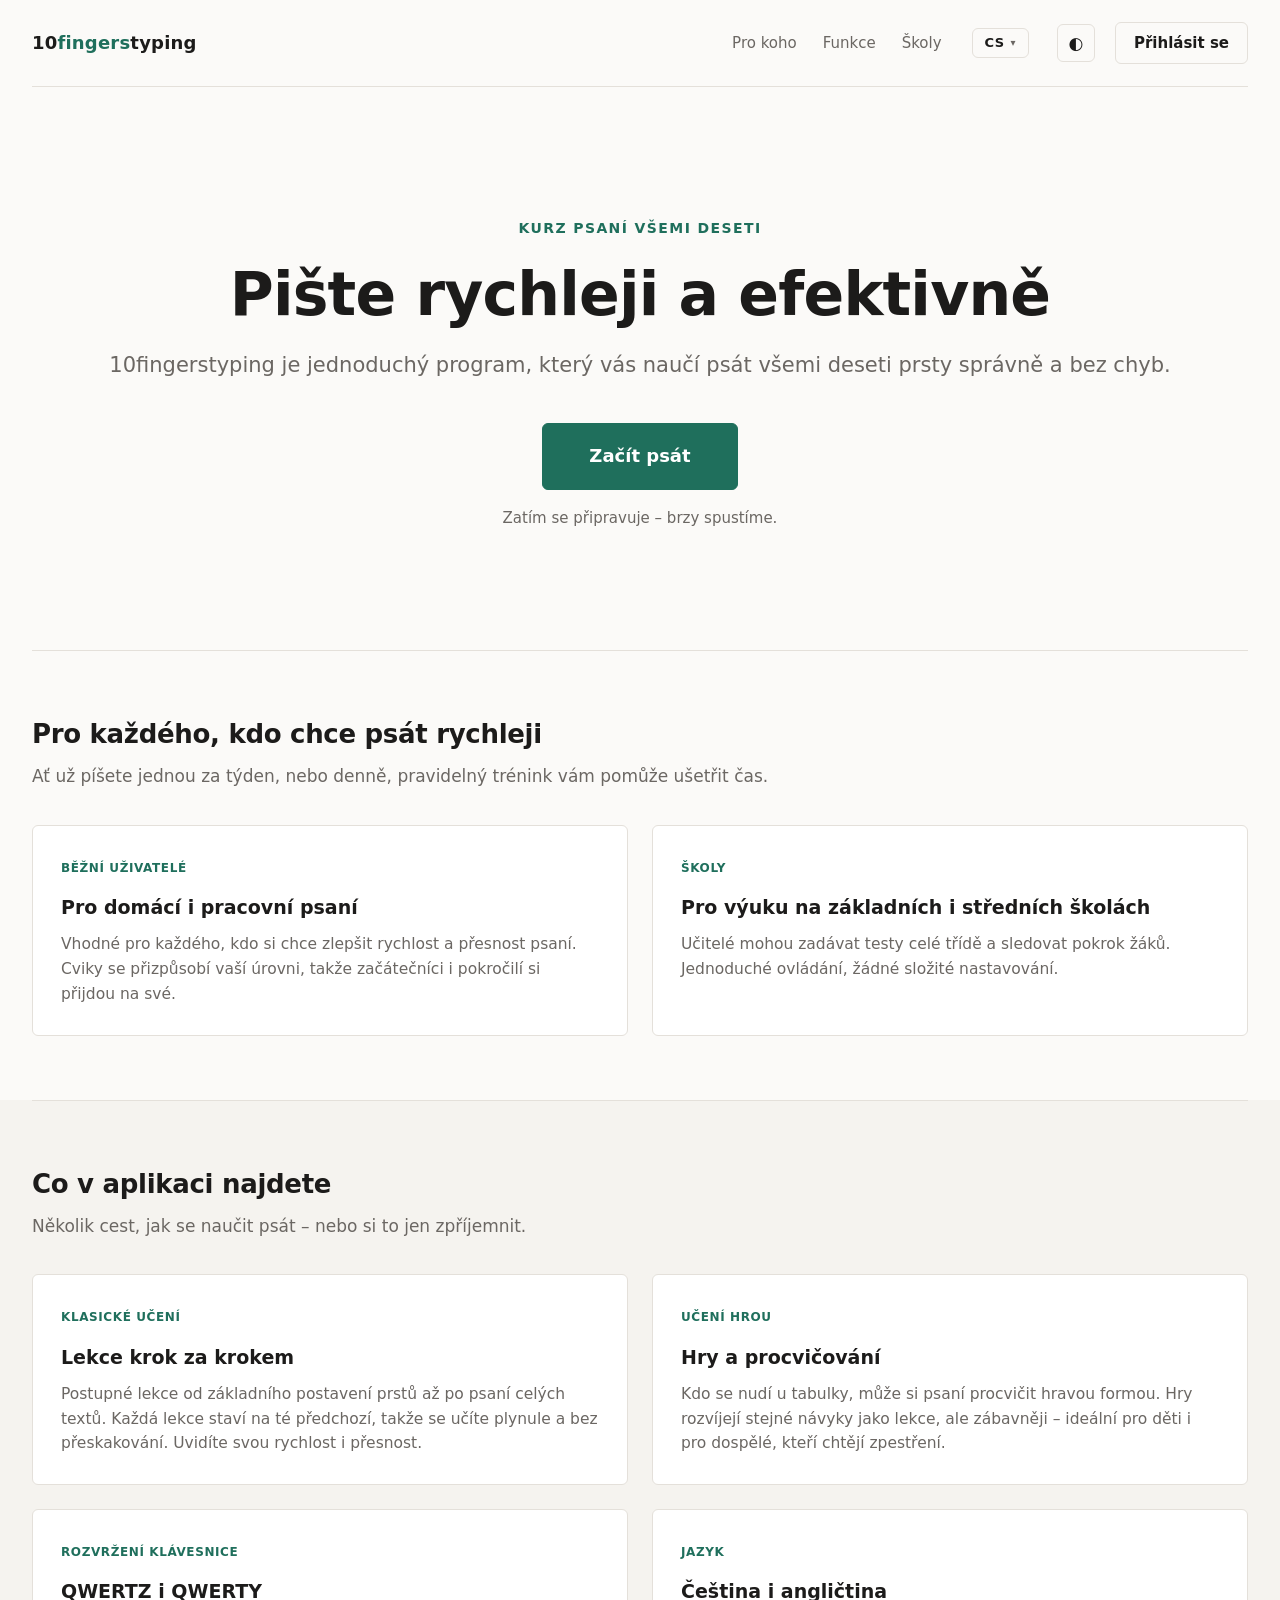
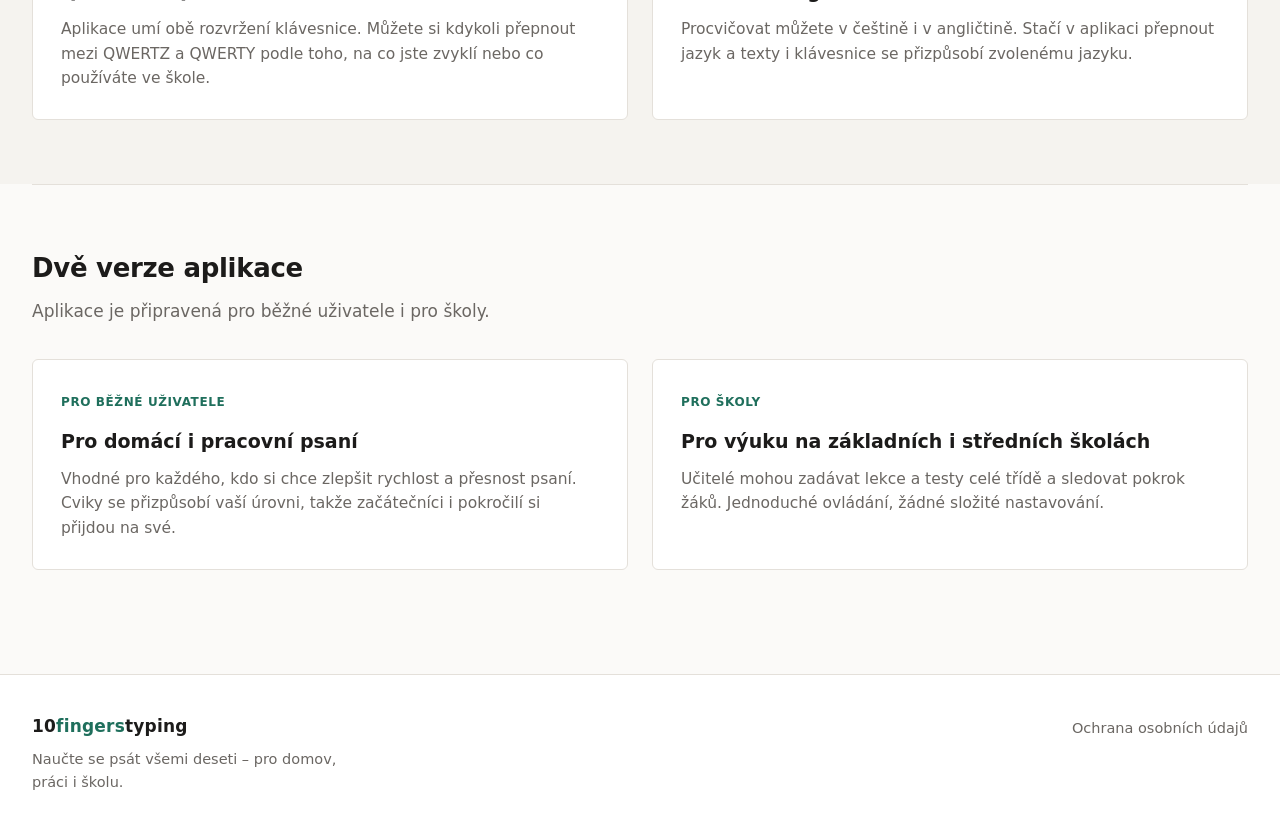
<file: index.html>
<!DOCTYPE html>
<html lang="cs">
<head>
<meta charset="utf-8">
<meta name="viewport" content="width=device-width, initial-scale=1">
<title>10fingerstyping – kurz psaní všemi deseti</title>
<meta name="description" content="Naučte se psát všemi deseti prsty. Kurz psaní pro běžné uživatele i pro školy.">
<link rel="stylesheet" href="style.css?v=22">
<script>
  (function(){
    var t = localStorage.getItem('theme');
    if(!t){ t = window.matchMedia('(prefers-color-scheme: dark)').matches ? 'dark' : 'light'; }
    document.documentElement.setAttribute('data-theme', t);
  })();
</script>
</head>
<body>

<div class="wrap">
  <header>
    <a class="logo" href="#"><span class="logo-num">10</span><span class="logo-mid">fingers</span><span class="logo-rest">typing</span></a>
    <div class="header-right">
      <nav>
        <a href="#pro-koho" data-i18n="nav.who">Pro koho</a>
        <a href="#funkce" data-i18n="nav.features">Funkce</a>
        <a href="#skoly" data-i18n="nav.schools">Školy</a>
      </nav>
      <div class="lang">
        <button type="button" class="lang-toggle" id="langToggle" aria-haspopup="true" aria-expanded="false">
          <span id="langCurrent">CZ</span>
          <span class="lang-caret">▾</span>
        </button>
        <ul class="lang-menu" id="langMenu" role="menu">
          <li><button type="button" class="lang-btn is-active" data-lang="cs" role="menuitem">Čeština (CZ)</button></li>
          <li><button type="button" class="lang-btn" data-lang="en" role="menuitem">English (EN)</button></li>
        </ul>
      </div>
      <button class="toggle" id="themeBtn" type="button" aria-label="Přepnout tmavý a světlý režim">◐</button>
      <a class="login" id="loginBtn" href="prihlaseni.html" data-i18n="nav.login">Přihlásit se</a>
      <div id="userMenu" class="user-menu" style="display:none;">
        <button id="userBtn" class="user-btn" type="button" aria-haspopup="true" aria-expanded="false">
          <span class="user-avatar" id="userAvatar">U</span>
          <span id="userName">Uživatel</span>
          <span style="font-size:10px;color:var(--muted)">▾</span>
        </button>
        <div id="userDropdown" class="user-dropdown">
          <button id="goLessonsBtn" type="button">Moje lekce</button>
          <button id="profileBtn" type="button">Nastavení profilu</button>
          <button id="logoutBtn" type="button">Odhlásit se</button>
        </div>
      </div>
    </div>
  </header>

  <div class="hero">
    <div class="eyebrow" data-i18n="hero.eyebrow">Kurz psaní všemi deseti</div>
    <h1 data-i18n="hero.title">Pište rychleji a efektivně</h1>
    <p data-i18n="hero.text">10fingerstyping je jednoduchý program, který vás naučí psát všemi deseti prsty správně a bez chyb.</p>
    <a class="btn" href="#" id="startBtn" data-i18n="hero.cta">Začít psát</a>
    <div class="btn-note" data-i18n="hero.note">Zatím se připravuje – brzy spustíme.</div>
  </div>
</div>

<section id="pro-koho" class="band">
  <div class="wrap">
    <h2 data-i18n="who.title">Pro každého, kdo chce psát rychleji</h2>
    <p class="lead" data-i18n="who.lead">Ať už píšete jednou za týden, nebo denně, pravidelný trénink vám pomůže ušetřit čas.</p>
    <div class="grid">
      <div class="card">
        <span class="tag" data-i18n="who.c1tag">Běžní uživatelé</span>
        <h3 data-i18n="who.c1title">Pro domácí i pracovní psaní</h3>
        <p data-i18n="who.c1text">Vhodné pro každého, kdo si chce zlepšit rychlost a přesnost psaní. Cviky se přizpůsobí vaší úrovni, takže začátečníci i pokročilí si přijdou na své.</p>
      </div>
      <div class="card">
        <span class="tag" data-i18n="who.c2tag">Školy</span>
        <h3 data-i18n="who.c2title">Pro výuku na základních i středních školách</h3>
        <p data-i18n="who.c2text">Učitelé mohou zadávat testy celé třídě a sledovat pokrok žáků. Jednoduché ovládání, žádné složité nastavování.</p>
      </div>
    </div>
  </div>
</section>

<section id="funkce" class="band">
  <div class="wrap">
    <h2 data-i18n="feat.title">Co v aplikaci najdete</h2>
    <p class="lead" data-i18n="feat.lead">Několik cest, jak se naučit psát – nebo si to jen zpříjemnit.</p>
    <div class="grid">
      <div class="card">
        <span class="tag" data-i18n="feat.c1tag">Klasické učení</span>
        <h3 data-i18n="feat.c1title">Lekce krok za krokem</h3>
        <p data-i18n="feat.c1text">Postupné lekce od základního postavení prstů až po psaní celých textů. Každá lekce staví na té předchozí, takže se učíte plynule a bez přeskakování. Uvidíte svou rychlost i přesnost.</p>
      </div>
      <div class="card">
        <span class="tag" data-i18n="feat.c2tag">Učení hrou</span>
        <h3 data-i18n="feat.c2title">Hry a procvičování</h3>
        <p data-i18n="feat.c2text">Kdo se nudí u tabulky, může si psaní procvičit hravou formou. Hry rozvíjejí stejné návyky jako lekce, ale zábavněji – ideální pro děti i pro dospělé, kteří chtějí zpestření.</p>
      </div>
      <div class="card">
        <span class="tag" data-i18n="feat.c3tag">Rozvržení klávesnice</span>
        <h3 data-i18n="feat.c3title">QWERTZ i QWERTY</h3>
        <p data-i18n="feat.c3text">Aplikace umí obě rozvržení klávesnice. Můžete si kdykoli přepnout mezi QWERTZ a QWERTY podle toho, na co jste zvyklí nebo co používáte ve škole.</p>
      </div>
      <div class="card">
        <span class="tag" data-i18n="feat.c4tag">Jazyk</span>
        <h3 data-i18n="feat.c4title">Čeština i angličtina</h3>
        <p data-i18n="feat.c4text">Procvičovat můžete v češtině i v angličtině. Stačí v aplikaci přepnout jazyk a texty i klávesnice se přizpůsobí zvolenému jazyku.</p>
      </div>
    </div>
  </div>
</section>

<section id="skoly" class="band">
  <div class="wrap">
    <h2 data-i18n="ver.title">Dvě verze aplikace</h2>
    <p class="lead" data-i18n="ver.lead">Aplikace je připravená pro běžné uživatele i pro školy.</p>
    <div class="grid">
      <div class="card">
        <span class="tag" data-i18n="ver.c1tag">Pro běžné uživatele</span>
        <h3 data-i18n="ver.c1title">Pro domácí i pracovní psaní</h3>
        <p data-i18n="ver.c1text">Vhodné pro každého, kdo si chce zlepšit rychlost a přesnost psaní. Cviky se přizpůsobí vaší úrovni, takže začátečníci i pokročilí si přijdou na své.</p>
      </div>
      <div class="card">
        <span class="tag" data-i18n="ver.c2tag">Pro školy</span>
        <h3 data-i18n="ver.c2title">Pro výuku na základních i středních školách</h3>
        <p data-i18n="ver.c2text">Učitelé mohou zadávat lekce a testy celé třídě a sledovat pokrok žáků. Jednoduché ovládání, žádné složité nastavování.</p>
      </div>
    </div>
  </div>
</section>

<footer>
  <div class="wrap footer-inner">
    <div class="footer-brand">
      <a class="logo" href="#"><span class="logo-num">10</span><span class="logo-mid">fingers</span><span class="logo-rest">typing</span></a>
      <p data-i18n="footer.tagline">Naučte se psát všemi deseti – pro domov, práci i školu.</p>
    </div>
    <div class="footer-links">
      <a href="ochrana-osobnich-udaju.html" data-i18n="footer.privacy">Ochrana osobních údajů</a>
    </div>
  </div>
</footer>

<div id="toast" data-i18n="toast.soon">Aplikace se připravuje, brzy bude spuštěna.</div>

<script>
  var i18n = {
    cs: {
      "nav.who":"Pro koho","nav.features":"Funkce","nav.schools":"Školy","nav.login":"Přihlásit se",
      "hero.eyebrow":"Kurz psaní všemi deseti",
      "hero.title":"Pište rychleji a efektivně",
      "hero.text":"10fingerstyping je jednoduchý program, který vás naučí psát všemi deseti prsty správně a bez chyb.",
      "hero.cta":"Začít psát","hero.note":"Zatím se připravuje – brzy spustíme.",
      "who.title":"Pro každého, kdo chce psát rychleji",
      "who.lead":"Ať už píšete jednou za týden, nebo denně, pravidelný trénink vám pomůže ušetřit čas.",
      "who.c1tag":"Běžní uživatelé","who.c1title":"Pro domácí i pracovní psaní",
      "who.c1text":"Vhodné pro každého, kdo si chce zlepšit rychlost a přesnost psaní. Cviky se přizpůsobí vaší úrovni, takže začátečníci i pokročilí si přijdou na své.",
      "who.c2tag":"Školy","who.c2title":"Pro výuku na základních i středních školách",
      "who.c2text":"Učitelé mohou zadávat testy celé třídě a sledovat pokrok žáků. Jednoduché ovládání, žádné složité nastavování.",
      "feat.title":"Co v aplikaci najdete",
      "feat.lead":"Několik cest, jak se naučit psát – nebo si to jen zpříjemnit.",
      "feat.c1tag":"Klasické učení","feat.c1title":"Lekce krok za krokem",
      "feat.c1text":"Postupné lekce od základního postavení prstů až po psaní celých textů. Každá lekce staví na té předchozí, takže se učíte plynule a bez přeskakování. Uvidíte svou rychlost i přesnost.",
      "feat.c2tag":"Učení hrou","feat.c2title":"Hry a procvičování",
      "feat.c2text":"Kdo se nudí u tabulky, může si psaní procvičit hravou formou. Hry rozvíjejí stejné návyky jako lekce, ale zábavněji – ideální pro děti i pro dospělé, kteří chtějí zpestření.",
      "feat.c3tag":"Rozvržení klávesnice","feat.c3title":"QWERTZ i QWERTY",
      "feat.c3text":"Aplikace umí obě rozvržení klávesnice. Můžete si kdykoli přepnout mezi QWERTZ a QWERTY podle toho, na co jste zvyklí nebo co používáte ve škole.",
      "feat.c4tag":"Jazyk","feat.c4title":"Čeština i angličtina",
      "feat.c4text":"Procvičovat můžete v češtině i v angličtině. Stačí v aplikaci přepnout jazyk a texty i klávesnice se přizpůsobí zvolenému jazyku.",
      "ver.title":"Dvě verze aplikace",
      "ver.lead":"Aplikace je připravená pro běžné uživatele i pro školy.",
      "ver.c1tag":"Pro běžné uživatele","ver.c1title":"Pro domácí i pracovní psaní",
      "ver.c1text":"Vhodné pro každého, kdo si chce zlepšit rychlost a přesnost psaní. Cviky se přizpůsobí vaší úrovni, takže začátečníci i pokročilí si přijdou na své.",
      "ver.c2tag":"Pro školy","ver.c2title":"Pro výuku na základních i středních školách",
      "ver.c2text":"Učitelé mohou zadávat lekce a testy celé třídě a sledovat pokrok žáků. Jednoduché ovládání, žádné složité nastavování.",
      "footer.tagline":"Naučte se psát všemi deseti – pro domov, práci i školu.",
      "footer.privacy":"Ochrana osobních údajů",
      "toast.soon":"Aplikace se připravuje, brzy bude spuštěna."
    },
    en: {
      "nav.who":"For whom","nav.features":"Features","nav.schools":"Schools","nav.login":"Log in",
      "hero.eyebrow":"Touch typing course",
      "hero.title":"Type faster and more efficiently",
      "hero.text":"10fingerstyping is a simple program that teaches you to type with all ten fingers correctly and without mistakes.",
      "hero.cta":"Start typing","hero.note":"Still in the works – launching soon.",
      "who.title":"For anyone who wants to type faster",
      "who.lead":"Whether you type once a week or every day, regular practice will save you time.",
      "who.c1tag":"Everyday users","who.c1title":"For home and work typing",
      "who.c1text":"Suitable for anyone who wants to improve their typing speed and accuracy. Exercises adapt to your level, so beginners and advanced users alike will benefit.",
      "who.c2tag":"Schools","who.c2title":"For teaching at primary and secondary schools",
      "who.c2text":"Teachers can assign tests to a whole class and track student progress. Simple controls, no complicated setup.",
      "feat.title":"What you'll find in the app",
      "feat.lead":"Several ways to learn typing – or just make it more fun.",
      "feat.c1tag":"Classic learning","feat.c1title":"Lesson by lesson",
      "feat.c1text":"Progressive lessons from basic finger placement to typing full texts. Each lesson builds on the previous one, so you learn smoothly without skipping. You'll see your speed and accuracy.",
      "feat.c2tag":"Learning by play","feat.c2title":"Games and practice",
      "feat.c2text":"If drills bore you, you can practise typing in a playful way. Games build the same habits as lessons, just more fun – ideal for children and adults who want variety.",
      "feat.c3tag":"Keyboard layout","feat.c3title":"QWERTZ and QWERTY",
      "feat.c3text":"The app supports both keyboard layouts. You can switch between QWERTZ and QWERTY at any time, depending on what you're used to or what you use at school.",
      "feat.c4tag":"Language","feat.c4title":"Czech and English",
      "feat.c4text":"You can practise in Czech or English. Just switch the language in the app and the texts and keyboard adapt to the selected language.",
      "ver.title":"Two versions of the app",
      "ver.lead":"The app is ready for everyday users and for schools.",
      "ver.c1tag":"For everyday users","ver.c1title":"For home and work typing",
      "ver.c1text":"Suitable for anyone who wants to improve their typing speed and accuracy. Exercises adapt to your level, so beginners and advanced users alike will benefit.",
      "ver.c2tag":"For schools","ver.c2title":"For teaching at primary and secondary schools",
      "ver.c2text":"Teachers can assign lessons and tests to a whole class and track student progress. Simple controls, no complicated setup.",
      "footer.tagline":"Learn to type with all ten fingers – for home, work and school.",
      "footer.privacy":"Privacy policy",
      "toast.soon":"The app is in the works, launching soon."
    }
  };

  function applyLang(lang){
    var dict = i18n[lang] || i18n.cs;
    document.documentElement.lang = lang;
    document.querySelectorAll('[data-i18n]').forEach(function(el){
      var key = el.getAttribute('data-i18n');
      if(dict[key]) el.textContent = dict[key];
    });
    document.querySelectorAll('.lang-btn').forEach(function(b){
      b.classList.toggle('is-active', b.getAttribute('data-lang') === lang);
    });
    var cur = document.getElementById('langCurrent');
    if(cur) cur.textContent = lang.toUpperCase();
    localStorage.setItem('lang', lang);
  }

  var toast = document.getElementById('toast');
  var timer;
  function notify(msg){
    toast.textContent = msg;
    toast.classList.add('show');
    clearTimeout(timer);
    timer = setTimeout(function(){ toast.classList.remove('show'); }, 2600);
  }
  function tMsg(key){
    var lang = localStorage.getItem('lang') || 'cs';
    return (i18n[lang] && i18n[lang][key]) || i18n.cs[key];
  }

  document.getElementById('startBtn').addEventListener('click', function(e){
    e.preventDefault();
    try {
      var u = JSON.parse(localStorage.getItem('user') || 'null');
      if(u && (u.username || u.email) && localStorage.getItem('token')){
        window.location.href = 'lekce.html';
        return;
      }
    } catch(ex){}
    window.location.href = 'prihlaseni.html';
  });

  var langToggle = document.getElementById('langToggle');
  var langMenu = document.getElementById('langMenu');
  function closeLangMenu(){
    langMenu.classList.remove('open');
    langToggle.setAttribute('aria-expanded', 'false');
  }
  langToggle.addEventListener('click', function(e){
    e.stopPropagation();
    var open = langMenu.classList.toggle('open');
    langToggle.setAttribute('aria-expanded', open ? 'true' : 'false');
  });
  document.addEventListener('click', function(e){
    if(!document.querySelector('.lang').contains(e.target)) closeLangMenu();
  });

  document.querySelectorAll('.lang-btn').forEach(function(b){
    b.addEventListener('click', function(){
      applyLang(b.getAttribute('data-lang'));
      closeLangMenu();
    });
  });

  var themeBtn = document.getElementById('themeBtn');
  function applyTheme(t){
    document.documentElement.setAttribute('data-theme', t);
    localStorage.setItem('theme', t);
  }
  themeBtn.addEventListener('click', function(){
    var cur = document.documentElement.getAttribute('data-theme');
    applyTheme(cur === 'dark' ? 'light' : 'dark');
  });

  applyLang(localStorage.getItem('lang') || 'cs');

  (function(){
    var loginBtn = document.getElementById('loginBtn');
    var userMenu = document.getElementById('userMenu');
    var userName = document.getElementById('userName');
    var userAvatar = document.getElementById('userAvatar');
    var userBtn = document.getElementById('userBtn');
    var userDropdown = document.getElementById('userDropdown');
    var logoutBtn = document.getElementById('logoutBtn');
    var goLessonsBtn = document.getElementById('goLessonsBtn');
    var profileBtn = document.getElementById('profileBtn');
    try {
      var u = JSON.parse(localStorage.getItem('user') || 'null');
      if(u && (u.username || u.email) && localStorage.getItem('token')){
        if(loginBtn) loginBtn.style.display = 'none';
        if(userMenu) userMenu.style.display = 'block';
        var name = u.username || u.email;
        if(userName) userName.textContent = name;
        if(userAvatar) userAvatar.textContent = (name.charAt(0)||'U').toUpperCase();
      }
    } catch(e){}
    if(userBtn && userDropdown){
      userBtn.addEventListener('click', function(e){
        e.stopPropagation();
        var open = userDropdown.classList.toggle('open');
        userBtn.setAttribute('aria-expanded', open ? 'true' : 'false');
      });
      document.addEventListener('click', function(e){
        if(!document.getElementById('userMenu').contains(e.target)){
          userDropdown.classList.remove('open');
          userBtn.setAttribute('aria-expanded', 'false');
        }
      });
    }
    if(logoutBtn){
      logoutBtn.addEventListener('click', function(){
        try { localStorage.removeItem('token'); localStorage.removeItem('user'); localStorage.removeItem('loggedIn'); } catch(e){}
        window.location.href = 'index.html';
      });
    }
    if(goLessonsBtn){
      goLessonsBtn.addEventListener('click', function(){
        window.location.href = 'lekce.html';
      });
    }
    if(profileBtn){
      profileBtn.addEventListener('click', function(){
        window.location.href = 'profil.html';
      });
    }
  })();
</script>

</body>
</html>
</file>
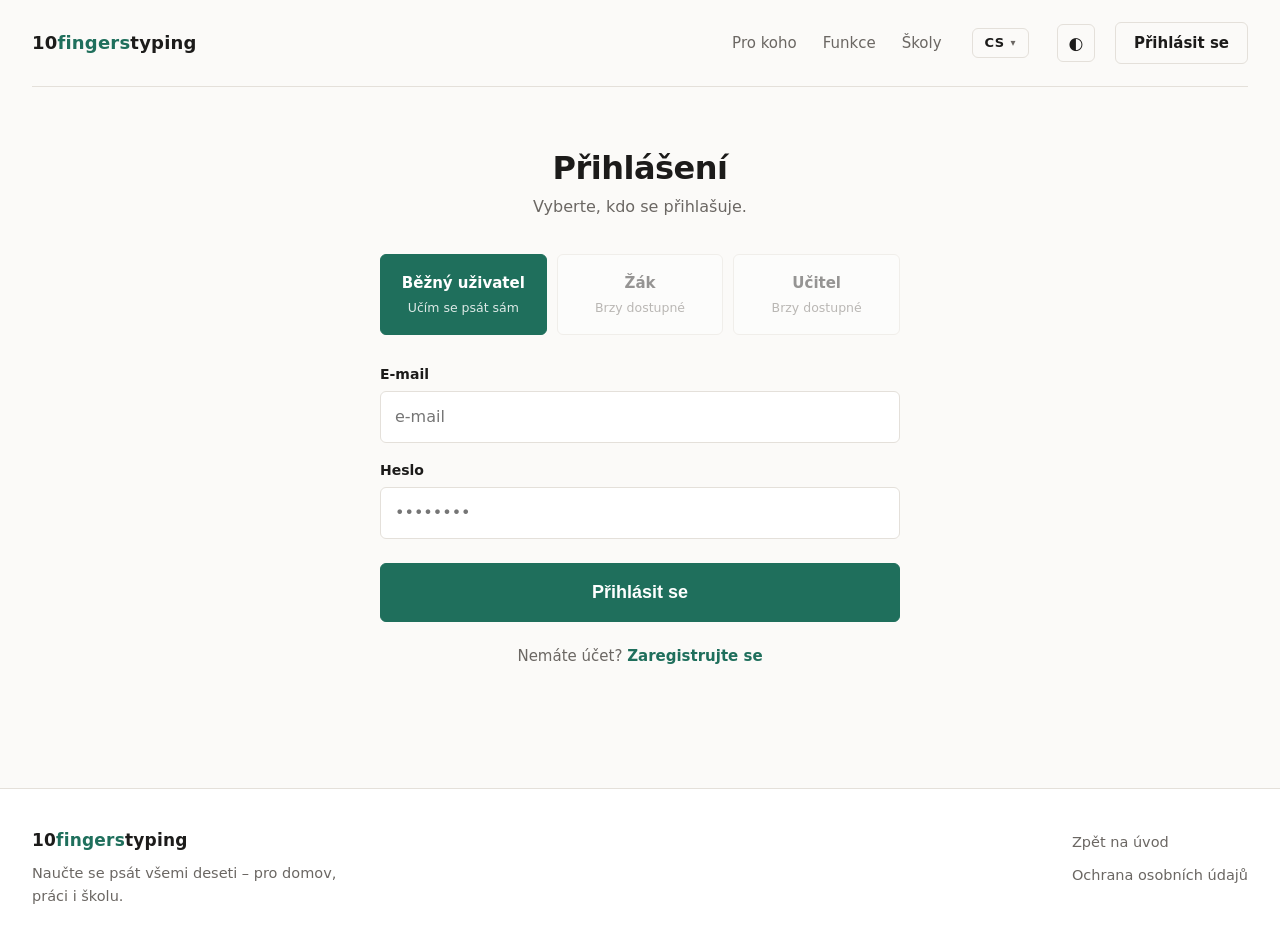
<file: lekce.html>
<!DOCTYPE html>
<html lang="cs">
<head>
<meta charset="utf-8">
<meta name="viewport" content="width=device-width, initial-scale=1">
<title>Lekce – 10fingerstyping</title>
<meta name="description" content="Lekce psaní všemi deseti – jeden tábor, jedna lekce. Nejdřív klávesa a prst, potom opisování předlohy.">
<link rel="stylesheet" href="style.css?v=22">
<script>
  (function(){
    var t = localStorage.getItem('theme');
    if(!t){ t = window.matchMedia('(prefers-color-scheme: dark)').matches ? 'dark' : 'light'; }
    document.documentElement.setAttribute('data-theme', t);
    var a = localStorage.getItem('accent') || 'green';
    document.documentElement.setAttribute('data-accent', a);
    var z = localStorage.getItem('textSize') || 'm';
    document.documentElement.setAttribute('data-text-size', z);
  })();
</script>
</head>
<body>
<div class="wrap">
  <header>
    <a class="logo" href="index.html"><span class="logo-num">10</span><span class="logo-mid">fingers</span><span class="logo-rest">typing</span></a>
    <div class="header-right">
      <nav>
        <a href="index.html#pro-koho">Pro koho</a>
        <a href="index.html#funkce">Funkce</a>
        <a href="index.html#skoly">Školy</a>
      </nav>
      <div class="lang">
        <button type="button" class="lang-toggle" id="langToggle" aria-haspopup="true" aria-expanded="false">
          <span id="langCurrent">CZ</span>
          <span class="lang-caret">▾</span>
        </button>
        <ul class="lang-menu" id="langMenu" role="menu">
          <li><button type="button" class="lang-btn is-active" data-lang="cs" role="menuitem">Čeština (CZ)</button></li>
          <li><button type="button" class="lang-btn" data-lang="en" role="menuitem">English (EN)</button></li>
        </ul>
      </div>
      <button class="toggle" id="settingsBtn" type="button" aria-label="Nastavení" aria-expanded="false" aria-controls="settingsPanel">⚙</button>
      <button class="toggle" id="themeBtn" type="button" aria-label="Přepnout tmavý a světlý režim">◐</button>
      <a class="login" id="loginBtn" href="prihlaseni.html">Přihlásit se</a>
      <div id="userMenu" class="user-menu" style="display:none;">
        <button id="userBtn" class="user-btn" type="button" aria-haspopup="true" aria-expanded="false">
          <span class="user-avatar" id="userAvatar">U</span>
          <span id="userName">Uživatel</span>
          <span style="font-size:10px;color:var(--muted)">▾</span>
        </button>
        <div id="userDropdown" class="user-dropdown">
          <button id="goLessonsBtn" type="button">Moje lekce</button>
          <button id="profileBtn" type="button">Nastavení profilu</button>
          <button id="logoutBtn" type="button">Odhlásit se</button>
        </div>
      </div>
    </div>
  </header>
</div>

<div id="settingsPanel" class="settings-panel" hidden>
  <div class="settings-backdrop" data-settings-close></div>
  <div class="settings-card" role="dialog" aria-modal="true" aria-labelledby="settingsTitle">
    <div class="settings-head">
      <div>
        <span class="eyebrow">Vzhled a psaní</span>
        <h2 id="settingsTitle">Nastavení</h2>
      </div>
      <button type="button" class="settings-close" id="settingsClose" aria-label="Zavřít nastavení">✕</button>
    </div>

    <div class="settings-group">
      <span class="settings-label">Motiv</span>
      <div class="segmented" id="themeSwitch" role="group" aria-label="Motiv">
        <button type="button" class="seg-btn" data-theme-value="light">Světlý</button>
        <button type="button" class="seg-btn" data-theme-value="dark">Tmavý</button>
      </div>
    </div>

    <div class="settings-group">
      <span class="settings-label">Rozložení klávesnice</span>
      <div class="segmented" id="layoutSwitch" role="group" aria-label="Rozložení klávesnice">
        <button type="button" class="layout-btn" data-layout="qwertz">QWERTZ</button>
        <button type="button" class="layout-btn" data-layout="qwerty">QWERTY</button>
      </div>
      <span class="settings-note" id="layoutNote"></span>
    </div>

    <div class="settings-group">
      <span class="settings-label">Velikost textu</span>
      <div class="segmented" id="textSizeSwitch" role="group" aria-label="Velikost textu">
        <button type="button" class="seg-btn" data-size="s">Menší</button>
        <button type="button" class="seg-btn" data-size="m">Normální</button>
        <button type="button" class="seg-btn" data-size="l">Větší</button>
        <button type="button" class="seg-btn" data-size="xl">Největší</button>
      </div>
      <span class="settings-note">Velikost předlohy a pole pro přepis.</span>
    </div>

    <div class="settings-group">
      <span class="settings-label">Barva zvýraznění</span>
      <div class="accent-options" id="accentSwitch" role="group" aria-label="Barva zvýraznění">
        <button type="button" class="accent-btn" data-accent="green" aria-label="Zelená" title="Zelená"><span style="--sw:#1f6f5c"></span></button>
        <button type="button" class="accent-btn" data-accent="blue" aria-label="Modrá" title="Modrá"><span style="--sw:#2b5d9e"></span></button>
        <button type="button" class="accent-btn" data-accent="orange" aria-label="Oranžová" title="Oranžová"><span style="--sw:#b25a12"></span></button>
        <button type="button" class="accent-btn" data-accent="purple" aria-label="Fialová" title="Fialová"><span style="--sw:#6b4b9a"></span></button>
      </div>
    </div>

    <div class="settings-group">
      <span class="settings-label">Profil a účet</span>
      <a class="settings-profile-link" href="profil.html">Nastavení profilu →</a>
      <span class="settings-note">Změna uživatelského jména, e-mailu a hesla. Ukládá se na serveru.</span>
    </div>

    <p class="settings-hint">Nastavení vzhledu se ukládá v tomto prohlížeči.</p>
  </div>
</div>

<div id="shopPanel" class="settings-panel" hidden>
  <div class="settings-backdrop" data-shop-close></div>
  <div class="settings-card shop-card" role="dialog" aria-modal="true" aria-labelledby="shopTitle">
    <div class="settings-head">
      <div>
        <span class="eyebrow">Drahokamy a série</span>
        <h2 id="shopTitle">Obchod</h2>
      </div>
      <button type="button" class="settings-close" id="shopClose" aria-label="Zavřít obchod">✕</button>
    </div>

    <div class="shop-balance">
      <div class="shop-balance-item">
        <span class="reward-label">Drahokamy</span>
        <strong id="shopGems">0</strong>
      </div>
      <div class="shop-balance-item">
        <span class="reward-label">XP</span>
        <strong id="shopXp">0</strong>
      </div>
      <div class="shop-balance-item">
        <span class="reward-label">Zmrazení</span>
        <strong id="shopFreezes">0 / 3</strong>
      </div>
      <div class="shop-balance-item">
        <span class="reward-label">Streak</span>
        <strong id="shopStreak">0 dní</strong>
      </div>
    </div>

    <div class="shop-item">
      <div class="shop-item-icon" aria-hidden="true">❄</div>
      <div class="shop-item-copy">
        <h3>Zmrazení řady</h3>
        <p>Když jeden den vynecháš, zmrazení se automaticky spotřebuje a série ti zůstane. Můžeš mít nejvýš tři.</p>
      </div>
      <div class="shop-item-buy">
        <span class="shop-price"><strong id="shopPrice">30</strong> 💎</span>
        <button type="button" class="btn shop-buy-btn" id="buyFreezeBtn">Koupit</button>
      </div>
    </div>

    <p class="settings-note" id="shopNote"></p>

    <div class="shop-earn">
      <h3>Jak získat drahokamy</h3>
      <p>Za každou lekci dokončenou alespoň na 90 % přesnosti dostaneš <strong>10 drahokamů</strong>. Opakování už drahokamy nepřináší, ale počítá se do denního streaku.</p>
      <p>Každá lekce také dává <strong>XP podle přesnosti</strong> – až 30 XP za stoprocentní opis. Denní úkoly pak odměňují drahokamy.</p>
      <p>Streak roste za každý den, kdy dokončíš nebo zopakuješ lekci. Jeden vynechaný den ti zachrání jedno zmrazení.</p>
    </div>
  </div>
</div>

<div class="wrap lesson-shell">
  <section id="overviewView" class="lessons-page">
    <div class="lessons-hero">
      <div class="lessons-hero-copy">
        <span class="eyebrow">Výuka psaní všemi deseti</span>
        <h1>Lekce</h1>
        <p class="lead">Jeden tábor = jedna lekce. Každá lekce nejdřív ukáže na klávesnici, jak se dané písmeno píše a kterým prstem, potom opisuješ předlohu do pole pod ní.</p>
      </div>
      <div class="hero-actions">
        <button type="button" class="hero-settings-btn" id="heroShopBtn">💎 Obchod</button>
        <button type="button" class="hero-settings-btn" id="heroSettingsBtn">⚙ Nastavení</button>
      </div>
    </div>

    <div class="rewards-bar" id="rewardsBar">
      <div class="reward-stat">
        <span class="reward-icon" aria-hidden="true">🔥</span>
        <div class="reward-copy">
          <span class="reward-label">Denní streak</span>
          <strong id="rewardStreak">0 dní</strong>
          <span class="reward-sub" id="rewardBest">Nejlepší 0</span>
        </div>
      </div>
      <div class="reward-stat">
        <span class="reward-icon" aria-hidden="true">💎</span>
        <div class="reward-copy">
          <span class="reward-label">Drahokamy</span>
          <strong id="rewardGems">0</strong>
          <span class="reward-sub">10 za lekci</span>
        </div>
      </div>
      <div class="reward-stat">
        <span class="reward-icon" aria-hidden="true">⭐</span>
        <div class="reward-copy">
          <span class="reward-label">XP a úroveň</span>
          <strong id="rewardXp">0 XP</strong>
          <span class="reward-sub" id="rewardLevel">Úroveň 1 · 0 / 100</span>
        </div>
      </div>
      <div class="reward-stat">
        <span class="reward-icon" aria-hidden="true">❄</span>
        <div class="reward-copy">
          <span class="reward-label">Zmrazení řady</span>
          <strong id="rewardFreezes">0 / 3</strong>
          <span class="reward-sub">ochrání vynechaný den</span>
        </div>
      </div>
      <button type="button" class="btn shop-open-btn" id="shopOpenBtn">Obchod →</button>
    </div>

    <section class="daily-panel" id="dailyPanel" aria-labelledby="dailyTitle">
      <div class="daily-head">
        <div>
          <span class="reward-label">Denní úkoly</span>
          <h2 id="dailyTitle">Dnešní výzvy</h2>
        </div>
        <span class="daily-date" id="dailyDate"></span>
      </div>
      <div class="daily-quests" id="dailyQuests">
        <p class="daily-empty">Načítám denní úkoly…</p>
      </div>
    </section>

    <section class="awards-panel" id="awardsPanel" aria-labelledby="awardsTitle">
      <div class="awards-head">
        <div>
          <span class="reward-label">Úspěchy</span>
          <h2 id="awardsTitle">Tvoje odznaky</h2>
        </div>
        <span class="awards-count" id="awardsCount">0 / 0</span>
      </div>
      <div class="awards-grid" id="awardsGrid">
        <p class="daily-empty">Načítám úspěchy…</p>
      </div>
    </section>

    <div class="lesson-dashboard">
      <div class="dash-card">
        <span class="dash-label">Dokončené lekce</span>
        <strong id="dashDone">0 / 46</strong>
        <div class="dash-bar"><span id="dashBar" style="width:0%"></span></div>
      </div>
      <div class="dash-card">
        <span class="dash-label">Průměrná přesnost</span>
        <strong id="dashAccuracy">–</strong>
      </div>
      <div class="dash-card">
        <span class="dash-label">Nejlepší rychlost</span>
        <strong id="dashWpm">–</strong>
        <span class="dash-unit">slov/min</span>
      </div>
      <div class="dash-card">
        <span class="dash-label">Aktuální lekce</span>
        <strong id="dashCurrent">J</strong>
        <span class="dash-unit" id="dashCurrentFinger"></span>
      </div>
    </div>

    <div id="syncNotice" class="sync-notice" style="display:none;"></div>

    <div class="units-head">
      <h2>Lekce</h2>
      <p>Každý tábor je jedna lekce. Pořadí doporučujeme dodržet – lekce na sebe navazují.</p>
    </div>
    <div id="lessonsGrid" class="lessons-grid"></div>
  </section>

  <section id="runnerView" class="runner-page" style="display:none">
    <div class="runner-top">
      <button id="backBtn" class="ghost-btn" type="button">← Zpět na lekce</button>
      <div class="runner-crumb" id="runnerCrumb"></div>
    </div>

    <div class="runner-head">
      <div class="runner-letter" id="runnerLetter">J</div>
      <div class="runner-head-copy">
        <span class="eyebrow" id="runnerKicker">Lekce 1</span>
        <h1 id="runnerTitle">Písmeno J</h1>
        <p id="runnerSubtitle" class="lead"></p>
      </div>
      <div class="runner-progress" id="runnerProgress"></div>
    </div>

    <div id="guidePanel" class="guide-panel">
      <div class="guide-card">
        <div class="guide-copy">
          <span class="eyebrow">Nejdřív na klávesnici</span>
          <h2 id="guideTitle">Písmeno J</h2>
          <p id="guideDesc"></p>
          <div id="guideKeys" class="guide-keys"></div>
          <div class="finger-callout" id="guideCallout">
            <span class="finger-dot"></span><strong id="guideFinger"></strong>
          </div>
          <ul class="intro-tips" id="guideTips"></ul>
          <div class="guide-actions">
            <button id="guideContinueBtn" class="btn" type="button">Pokračovat ke cvičení →</button>
          </div>
        </div>
        <div class="guide-visual">
          <div class="keyboard-head">
            <span>Klávesnice – zvýrazněná klávesa</span>
            <span id="fingerHint" class="finger-hint"></span>
          </div>
          <div id="guideKeyboard" class="keyboard"></div>
          <div id="guideLegend"></div>
        </div>
      </div>
    </div>

    <div id="typingPanel" class="typing-panel" style="display:none">
      <div class="typing-card">
        <div class="typing-meta">
          <span id="typingHint">Opiš předlohu do pole níže.</span>
          <span id="exerciseCount" class="exercise-count"></span>
        </div>
        <div class="copy-block">
          <div class="copy-label">Předloha <span>– tohle opiš</span></div>
          <div id="targetText" class="target-text" aria-label="Předloha k opsání"></div>
        </div>
        <div class="typed-block">
          <div class="copy-label">Tvůj přepis <span>– piš sem</span></div>
          <textarea id="typedText" class="typed-text" rows="3" spellcheck="false" autocapitalize="off" autocorrect="off" autocomplete="off" aria-label="Tvůj přepis"></textarea>
        </div>
        <div class="exercise-actions">
          <button id="checkBtn" class="btn" type="button">Zkontrolovat</button>
          <button id="restartBtn" class="ghost-btn" type="button">Začít lekci znovu</button>
        </div>
        <div id="checkFeedback" class="check-feedback" style="display:none"></div>
      </div>
    </div>

    <div id="resultPanel" class="result-panel" style="display:none"></div>
  </section>
</div>

<footer>
  <div class="wrap footer-inner">
    <div class="footer-brand">
      <a class="logo" href="index.html"><span class="logo-num">10</span><span class="logo-mid">fingers</span><span class="logo-rest">typing</span></a>
      <p>Naučte se psát všemi deseti – pro domov, práci i školu.</p>
    </div>
    <div class="footer-links">
      <a href="ochrana-osobnich-udaju.html">Ochrana osobních údajů</a>
    </div>
  </div>
</footer>

<div id="toast"></div>

<script src="api.js"></script>
<script src="lekce-data.js?v=22"></script>
<script>
(function(){
  'use strict';

  var D = window.LekceData;
  if(!D){ return; }

  var LAYOUT_KEY = 'keyboardLayout';
  var THEME_KEY = 'theme';
  var ACCENT_KEY = 'accent';
  var TEXT_SIZE_KEY = 'textSize';
  var SESSION_PREFIX = 'lessonSession_';

  var state = {
    layout: readLayout(),
    theme: readTheme(),
    accent: readAccent(),
    textSize: readTextSize(),
    user: readUser(),
    progress: {},
    rewards: null,
    daily: null,
    achievements: null,
    lesson: null,
    session: null,
    step: 'overview',
    syncMessage: '',
    authIssue: false
  };

  var el = {
    overview: document.getElementById('overviewView'),
    runner: document.getElementById('runnerView'),
    lessonsGrid: document.getElementById('lessonsGrid'),
    dashDone: document.getElementById('dashDone'),
    dashAccuracy: document.getElementById('dashAccuracy'),
    dashWpm: document.getElementById('dashWpm'),
    dashCurrent: document.getElementById('dashCurrent'),
    dashCurrentFinger: document.getElementById('dashCurrentFinger'),
    dashBar: document.getElementById('dashBar'),
    syncNotice: document.getElementById('syncNotice'),
    layoutSwitch: document.getElementById('layoutSwitch'),
    layoutNote: document.getElementById('layoutNote'),
    settingsPanel: document.getElementById('settingsPanel'),
    settingsBtn: document.getElementById('settingsBtn'),
    settingsClose: document.getElementById('settingsClose'),
    heroSettingsBtn: document.getElementById('heroSettingsBtn'),
    shopPanel: document.getElementById('shopPanel'),
    shopClose: document.getElementById('shopClose'),
    heroShopBtn: document.getElementById('heroShopBtn'),
    shopOpenBtn: document.getElementById('shopOpenBtn'),
    buyFreezeBtn: document.getElementById('buyFreezeBtn'),
    shopNote: document.getElementById('shopNote'),
    shopGems: document.getElementById('shopGems'),
    shopXp: document.getElementById('shopXp'),
    shopFreezes: document.getElementById('shopFreezes'),
    shopStreak: document.getElementById('shopStreak'),
    shopPrice: document.getElementById('shopPrice'),
    rewardStreak: document.getElementById('rewardStreak'),
    rewardBest: document.getElementById('rewardBest'),
    rewardGems: document.getElementById('rewardGems'),
    rewardXp: document.getElementById('rewardXp'),
    rewardLevel: document.getElementById('rewardLevel'),
    rewardFreezes: document.getElementById('rewardFreezes'),
    dailyDate: document.getElementById('dailyDate'),
    dailyQuests: document.getElementById('dailyQuests'),
    awardsCount: document.getElementById('awardsCount'),
    awardsGrid: document.getElementById('awardsGrid'),
    themeSwitch: document.getElementById('themeSwitch'),
    textSizeSwitch: document.getElementById('textSizeSwitch'),
    accentSwitch: document.getElementById('accentSwitch'),
    runnerLetter: document.getElementById('runnerLetter'),
    runnerKicker: document.getElementById('runnerKicker'),
    runnerTitle: document.getElementById('runnerTitle'),
    runnerSubtitle: document.getElementById('runnerSubtitle'),
    runnerProgress: document.getElementById('runnerProgress'),
    runnerCrumb: document.getElementById('runnerCrumb'),
    guidePanel: document.getElementById('guidePanel'),
    guideTitle: document.getElementById('guideTitle'),
    guideDesc: document.getElementById('guideDesc'),
    guideKeys: document.getElementById('guideKeys'),
    guideFinger: document.getElementById('guideFinger'),
    guideCallout: document.getElementById('guideCallout'),
    guideTips: document.getElementById('guideTips'),
    guideKeyboard: document.getElementById('guideKeyboard'),
    guideLegend: document.getElementById('guideLegend'),
    fingerHint: document.getElementById('fingerHint'),
    guideContinueBtn: document.getElementById('guideContinueBtn'),
    typingPanel: document.getElementById('typingPanel'),
    resultPanel: document.getElementById('resultPanel'),
    targetText: document.getElementById('targetText'),
    typedText: document.getElementById('typedText'),
    exerciseCount: document.getElementById('exerciseCount'),
    checkBtn: document.getElementById('checkBtn'),
    checkFeedback: document.getElementById('checkFeedback'),
    typingHint: document.getElementById('typingHint')
  };

  function readLayout(){
    var value = '';
    try { value = localStorage.getItem(LAYOUT_KEY) || ''; } catch(e){}
    return D.layouts[value] ? value : 'qwertz';
  }

  function readTheme(){
    var value = '';
    try { value = localStorage.getItem(THEME_KEY) || ''; } catch(e){}
    if(value === 'light' || value === 'dark') return value;
    try { return window.matchMedia('(prefers-color-scheme: dark)').matches ? 'dark' : 'light'; } catch(e){}
    return 'light';
  }

  function readAccent(){
    var value = '';
    try { value = localStorage.getItem(ACCENT_KEY) || ''; } catch(e){}
    return ['green', 'blue', 'orange', 'purple'].indexOf(value) !== -1 ? value : 'green';
  }

  function readTextSize(){
    var value = '';
    try { value = localStorage.getItem(TEXT_SIZE_KEY) || ''; } catch(e){}
    return ['s', 'm', 'l', 'xl'].indexOf(value) !== -1 ? value : 'm';
  }

  function applySettings(){
    var root = document.documentElement;
    root.setAttribute('data-theme', state.theme);
    root.setAttribute('data-accent', state.accent);
    root.setAttribute('data-text-size', state.textSize);
  }

  function readUser(){
    try {
      var u = JSON.parse(localStorage.getItem('user') || 'null');
      if(u && (u.username || u.email)) return u;
    } catch(e){}
    return null;
  }

  function dayLabel(count){
    var n = Number(count) || 0;
    if(n === 1) return 'den';
    if(n >= 2 && n <= 4) return 'dny';
    return 'dní';
  }

  function localDateISO(){
    var d = new Date();
    var month = d.getMonth() + 1;
    var day = d.getDate();
    return d.getFullYear() + '-' + (month < 10 ? '0' : '') + month + '-' + (day < 10 ? '0' : '') + day;
  }

  function rewardsCacheKey(){
    return 'rewardsCache_' + (state.user && state.user.id ? state.user.id : 'guest');
  }

  function readRewardsCache(){
    try {
      var cached = JSON.parse(localStorage.getItem(rewardsCacheKey()) || 'null');
      if(cached && typeof cached === 'object') state.rewards = cached;
    } catch(e){}
  }

  function writeRewardsCache(){
    try {
      if(state.rewards) localStorage.setItem(rewardsCacheKey(), JSON.stringify(state.rewards));
      else localStorage.removeItem(rewardsCacheKey());
    } catch(e){}
  }

  function renderRewards(){
    var r = state.rewards;
    if(!r) return;
    var xp = Number(r.xp) || 0;
    var level = Number(r.level) || (Math.floor(xp / 100) + 1);
    var levelProgress = Number(r.level_progress);
    if(isNaN(levelProgress)) levelProgress = xp % 100;
    var levelTarget = Number(r.level_target) || 100;

    if(el.rewardStreak) el.rewardStreak.textContent = r.streak + ' ' + dayLabel(r.streak);
    if(el.rewardBest) el.rewardBest.textContent = 'Nejlepší ' + r.best_streak;
    if(el.rewardGems) el.rewardGems.textContent = r.gems;
    if(el.rewardXp) el.rewardXp.textContent = xp + ' XP';
    if(el.rewardLevel){
      el.rewardLevel.textContent = 'Úroveň ' + level + ' · ' + levelProgress + ' / ' + levelTarget;
    }
    if(el.rewardFreezes) el.rewardFreezes.textContent = r.freezes + ' / ' + r.max_freezes;

    if(el.shopGems) el.shopGems.textContent = r.gems;
    if(el.shopXp) el.shopXp.textContent = xp;
    if(el.shopFreezes) el.shopFreezes.textContent = r.freezes + ' / ' + r.max_freezes;
    if(el.shopStreak) el.shopStreak.textContent = r.streak + ' ' + dayLabel(r.streak);
    if(el.shopPrice) el.shopPrice.textContent = r.freeze_price;

    if(el.buyFreezeBtn){
      el.buyFreezeBtn.disabled = r.freezes >= r.max_freezes;
      el.buyFreezeBtn.textContent = r.freezes >= r.max_freezes ? 'Maximum' : 'Koupit';
    }
    if(el.shopNote){
      if(r.freezes >= r.max_freezes){
        el.shopNote.textContent = 'Máš nejvyšší možný počet zmrazení (' + r.max_freezes + ').';
      } else if(r.gems < r.freeze_price){
        el.shopNote.textContent = 'Na další zmrazení ti chybí ' + (r.freeze_price - r.gems) + ' drahokamů.';
      } else {
        el.shopNote.textContent = 'Zmrazení se spotřebuje automaticky, když vynecháš den.';
      }
    }
  }

  function loadRewards(){
    if(!hasToken() || !window.TypingAPI) return Promise.resolve(null);
    return window.TypingAPI.getRewards(localDateISO()).then(function(res){
      if(res && res.rewards){
        state.rewards = res.rewards;
        writeRewardsCache();
        renderRewards();
      }
      if(res && res.daily){
        state.daily = res.daily;
        renderDaily();
      }
      applyAchievements(res);
      return state.rewards;
    }).catch(function(){
      return state.rewards;
    });
  }

  function renderDaily(){
    if(!el.dailyQuests) return;
    var daily = state.daily;
    if(!daily || !daily.quests || !daily.quests.length){
      el.dailyQuests.innerHTML = '<p class="daily-empty">Denní úkoly se teď nepodařilo načíst.</p>';
      return;
    }

    if(el.dailyDate){
      var parts = String(daily.date || '').split('-');
      el.dailyDate.textContent = parts.length === 3 ? parts[2] + '. ' + parts[1] + '. ' + parts[0] : '';
    }

    el.dailyQuests.innerHTML = daily.quests.map(function(quest){
      var target = Math.max(1, Number(quest.target) || 1);
      var progress = Math.min(Number(quest.progress) || 0, target);
      var percent = Math.round(progress / target * 100);
      var done = !!quest.done;
      var claimed = !!quest.claimed;
      var icon = quest.id === 'xp' ? '⭐' : '📘';
      var button = '';
      if(claimed){
        button = '<button type="button" class="daily-claim is-claimed" disabled>Převzato ✓</button>';
      } else if(done){
        button = '<button type="button" class="daily-claim" data-quest-id="' + escapeHtml(quest.id) + '">Převzít +' + quest.reward + ' 💎</button>';
      } else {
        button = '<button type="button" class="daily-claim" disabled>' + progress + ' / ' + target + '</button>';
      }
      return '<div class="daily-quest' + (done ? ' is-done' : '') + '">' +
        '<span class="daily-quest-icon" aria-hidden="true">' + icon + '</span>' +
        '<div class="daily-quest-copy">' +
          '<div class="daily-quest-top"><strong>' + escapeHtml(quest.title) + '</strong>' +
          '<span class="daily-reward">+' + quest.reward + ' 💎</span></div>' +
          '<div class="daily-bar"><span style="width:' + percent + '%"></span></div>' +
          '<span class="daily-progress">' + progress + ' / ' + target + (quest.id === 'xp' ? ' XP' : '') + '</span>' +
        '</div>' +
        button +
      '</div>';
    }).join('');
  }

  function renderAchievements(){
    if(!el.awardsGrid) return;
    var list = state.achievements;
    if(!list || !list.length){
      el.awardsGrid.innerHTML = '<p class="daily-empty">Úspěchy se zobrazí po přihlášení k účtu.</p>';
      if(el.awardsCount) el.awardsCount.textContent = '0 / 0';
      return;
    }

    var unlocked = list.filter(function(award){ return !!award.unlocked; }).length;
    if(el.awardsCount) el.awardsCount.textContent = unlocked + ' / ' + list.length;

    el.awardsGrid.innerHTML = list.map(function(award){
      var target = Math.max(1, Number(award.target) || 1);
      var progress = Math.min(Number(award.progress) || 0, target);
      var percent = Math.round(progress / target * 100);
      var progressText = progress % 1 === 0 ? String(progress) : progress.toFixed(1);
      var unit = award.id === 'speed_30' ? ' slov/min' : '';
      return '<div class="award-card' + (award.unlocked ? ' is-unlocked' : '') + '">' +
        '<span class="award-icon" aria-hidden="true">' + (award.unlocked ? award.icon : '🔒') + '</span>' +
        '<div class="award-copy">' +
          '<div class="award-top"><strong>' + escapeHtml(award.title) + '</strong>' +
            (award.unlocked ? '<span class="award-state">Splněno</span>' : '') +
          '</div>' +
          '<p>' + escapeHtml(award.description) + '</p>' +
          '<div class="award-bar"><span style="width:' + percent + '%"></span></div>' +
          '<span class="award-progress">' + progressText + ' / ' + target + unit + '</span>' +
        '</div>' +
      '</div>';
    }).join('');
  }

  function applyAchievements(res){
    if(res && res.achievements && res.achievements.length){
      state.achievements = res.achievements;
      renderAchievements();
    }
    return (res && res.new_achievements) || [];
  }

  function newAchievementMessage(newAchievements){
    if(!newAchievements || !newAchievements.length) return '';
    var first = newAchievements[0];
    var suffix = newAchievements.length > 1 ? ' (+' + (newAchievements.length - 1) + ' další)' : '';
    return 'Nový úspěch: ' + first.icon + ' ' + first.title + suffix;
  }

  function claimQuest(questId){
    if(!hasToken() || !window.TypingAPI || !questId) return;
    if(state.claimingQuest) return;
    state.claimingQuest = true;
    toast('Přebírám odměnu…');
    window.TypingAPI.claimQuest(questId, localDateISO()).then(function(res){
      if(res && res.rewards){
        state.rewards = res.rewards;
        writeRewardsCache();
        renderRewards();
      }
      if(res && res.daily){
        state.daily = res.daily;
        renderDaily();
      }
      var newAchievements = applyAchievements(res);
      var achievementMessage = newAchievementMessage(newAchievements);
      if(achievementMessage){
        toast(achievementMessage + (res && res.claimed ? ' · +' + res.gems + ' 💎' : ''));
      } else if(res && res.claimed){
        toast('Odměna převzata: +' + res.gems + ' 💎');
      } else {
        toast('Odměna už byla převzata.');
      }
    }).catch(function(err){
      toast((err && err.message) || 'Odměnu se nepodařilo převzít.');
    }).then(function(){
      state.claimingQuest = false;
    });
  }

  function awardLesson(entry){
    if(!hasToken() || !window.TypingAPI) return Promise.resolve({ reward: null, newAchievements: [] });
    return window.TypingAPI.awardLessonRewards({
      unit: entry.unit,
      lesson: entry.lesson,
      accuracy: entry.accuracy,
      wpm: entry.wpm,
      completed: entry.completed,
      date: localDateISO()
    }).then(function(res){
      if(res && res.rewards){
        state.rewards = res.rewards;
        writeRewardsCache();
        renderRewards();
      }
      if(res && res.daily){
        state.daily = res.daily;
        renderDaily();
      }
      return {
        reward: res && res.reward ? res.reward : null,
        newAchievements: applyAchievements(res)
      };
    }).catch(function(){
      return { reward: null, newAchievements: [] };
    });
  }

  function showResultReward(reward, newAchievements){
    var box = document.getElementById('resultReward');
    if(!box) return;
    var chips = [];
    if(reward){
      if(reward.xp > 0){
        chips.push('<span class="reward-chip is-xp">+' + reward.xp + ' XP</span>');
      }
      if(reward.gems > 0){
        chips.push('<span class="reward-chip is-gems">+' + reward.gems + ' 💎</span>');
      }
      if(reward.streak_change > 0){
        chips.push('<span class="reward-chip">🔥 série ' + reward.streak + ' ' + dayLabel(reward.streak) + '</span>');
      }
      if(reward.freeze_used > 0){
        chips.push('<span class="reward-chip">❄ −' + reward.freeze_used + ' zmrazení</span>');
      }
    }
    (newAchievements || []).forEach(function(award){
      chips.push('<span class="reward-chip is-award">' + award.icon + ' ' + escapeHtml(award.title) + '</span>');
    });
    box.innerHTML = chips.join('');
  }

  function openShop(){
    if(!el.shopPanel) return;
    closeSettings();
    el.shopPanel.hidden = false;
    renderRewards();
    document.body.style.overflow = 'hidden';
    if(el.shopClose) el.shopClose.focus({ preventScroll: true });
  }

  function closeShop(){
    if(!el.shopPanel) return;
    el.shopPanel.hidden = true;
    document.body.style.overflow = '';
  }

  function buyFreeze(){
    if(!state.rewards || !window.TypingAPI) return;
    if(state.rewards.freezes >= state.rewards.max_freezes) return;
    if(!hasToken()){
      toast('Pro nákup se musíš přihlásit.');
      return;
    }
    if(state.buyingFreeze) return;

    state.buyingFreeze = true;
    if(el.buyFreezeBtn){
      el.buyFreezeBtn.disabled = true;
      el.buyFreezeBtn.textContent = 'Kupuji…';
    }
    window.TypingAPI.buyFreeze().then(function(res){
      if(res && res.rewards){
        state.rewards = res.rewards;
        writeRewardsCache();
      }
      var newAchievements = applyAchievements(res);
      var achievementMessage = newAchievementMessage(newAchievements);
      toast(achievementMessage || 'Zmrazení řady koupeno.');
    }).catch(function(err){
      toast((err && err.message) || 'Nákup se nepovedl.');
    }).then(function(){
      state.buyingFreeze = false;
      renderRewards();
    });
  }

  function toast(message){
    var node = document.getElementById('toast');
    if(!node) return;
    node.textContent = message;
    node.classList.add('show');
    clearTimeout(toast._timer);
    toast._timer = setTimeout(function(){ node.classList.remove('show'); }, 2800);
  }

  function hasToken(){
    return !!(window.TypingAPI && window.TypingAPI.hasToken());
  }

  function cacheKey(){
    return 'progressCache_' + (state.user && state.user.id ? state.user.id : 'guest');
  }

  function pendingKey(){
    return 'progressPending_' + (state.user && state.user.id ? state.user.id : 'guest');
  }

  function readPending(){
    try { return JSON.parse(localStorage.getItem(pendingKey()) || '[]') || []; } catch(e){ return []; }
  }

  function writePending(items){
    try {
      if(items.length) localStorage.setItem(pendingKey(), JSON.stringify(items));
      else localStorage.removeItem(pendingKey());
    } catch(e){}
  }

  function queuePending(entry){
    if(!isValidLessonId(entry.unit)) return;
    var items = readPending();
    items = items.filter(function(item){ return item.unit !== entry.unit; });
    items.push(entry);
    writePending(items);
  }

  function keyOf(lessonId, index){
    return lessonId + '|' + (index || 0);
  }

  function findLesson(lessonId){
    var id = String(lessonId);
    for(var i = 0; i < D.lessons.length; i++){
      if(D.lessons[i].id === id) return D.lessons[i];
    }
    return null;
  }

  function isValidLessonId(lessonId){
    return !!findLesson(lessonId);
  }

  function lessonIndex(lessonId){
    for(var i = 0; i < D.lessons.length; i++){
      if(D.lessons[i].id === String(lessonId)) return i;
    }
    return -1;
  }

  function validProgressRow(row){
    var lesson = findLesson(row && row.unit);
    if(!lesson) return null;
    var index = Number(row.lesson) - 1;
    if(!(index >= 0 && index < lesson.lessons.length)) return null;
    return { lesson: lesson, index: index, row: row };
  }

  function mapProgress(rows){
    var out = {};
    (rows || []).forEach(function(row){
      var hit = validProgressRow(row);
      if(!hit) return;
      out[keyOf(String(row.unit), hit.index)] = row;
    });
    return out;
  }

  function writeCache(){
    try {
      var rows = Object.keys(state.progress).map(function(k){ return state.progress[k]; });
      localStorage.setItem(cacheKey(), JSON.stringify(rows));
    } catch(e){}
  }

  function readCache(){
    try {
      var rows = JSON.parse(localStorage.getItem(cacheKey()) || '[]');
      if(Array.isArray(rows) && rows.length) state.progress = mapProgress(rows);
    } catch(e){}
  }

  function mergeRows(rows){
    (rows || []).forEach(function(row){
      var hit = validProgressRow(row);
      if(!hit) return;
      var key = keyOf(String(row.unit), hit.index);
      var old = state.progress[key];
      if(!old){
        state.progress[key] = row;
      } else {
        state.progress[key] = {
          unit: row.unit,
          lesson: row.lesson,
          completed: !!(old.completed || row.completed),
          best_accuracy: Math.max(old.best_accuracy || 0, row.best_accuracy || 0),
          best_wpm: Math.max(old.best_wpm || 0, row.best_wpm || 0),
          attempts: Math.max(old.attempts || 0, row.attempts || 0),
          updated_at: row.updated_at || old.updated_at
        };
      }
    });
    writeCache();
  }

  function progressFor(lessonId){
    return state.progress[keyOf(lessonId, 0)] || null;
  }

  function isDone(lessonId){
    var row = progressFor(lessonId);
    return !!(row && row.completed);
  }

  function currentLesson(){
    for(var i = 0; i < D.lessons.length; i++){
      if(!isDone(D.lessons[i].id)) return D.lessons[i];
    }
    return null;
  }

  function sessionKey(lessonId){
    var uid = state.user && state.user.id ? state.user.id : 'guest';
    return SESSION_PREFIX + uid + '_' + lessonId;
  }

  function readStoredSession(lessonId){
    try {
      var raw = localStorage.getItem(sessionKey(lessonId));
      if(!raw) return null;
      var saved = JSON.parse(raw);
      if(!saved || typeof saved !== 'object') return null;
      var lesson = findLesson(lessonId);
      if(!lesson) return null;
      var count = lesson.lessons[0].lines.length;
      var index = Number(saved.index);
      if(!(index >= 0 && index < count)) return null;
      var results = Array.isArray(saved.results) ? saved.results.filter(function(result){
        return result && typeof result.correct === 'number' && typeof result.length === 'number';
      }) : [];
      if(results.length > count) results = results.slice(0, count);
      return {
        index: index,
        results: results,
        checked: !!saved.checked,
        lastTyped: typeof saved.lastTyped === 'string' ? saved.lastTyped : '',
        draft: typeof saved.draft === 'string' ? saved.draft : '',
        savedAt: saved.savedAt || 0
      };
    } catch(e){ return null; }
  }

  function writeStoredSession(){
    var lesson = state.lesson;
    var session = state.session;
    if(!lesson || !session) return;
    try {
      localStorage.setItem(sessionKey(lesson.id), JSON.stringify({
        index: session.index,
        results: session.results,
        checked: state.step === 'checked',
        lastTyped: session.lastTyped || '',
        draft: session.draft || '',
        savedAt: Date.now()
      }));
    } catch(e){}
  }

  function clearStoredSession(lessonId){
    var id = lessonId || (state.lesson && state.lesson.id);
    if(!id) return;
    try { localStorage.removeItem(sessionKey(id)); } catch(e){}
  }

  function renderLayoutPicker(){
    if(!el.layoutSwitch) return;
    el.layoutSwitch.querySelectorAll('.layout-btn').forEach(function(btn){
      btn.classList.toggle('is-active', btn.getAttribute('data-layout') === state.layout);
    });
    if(el.layoutNote){
      el.layoutNote.textContent = D.layouts[state.layout].description;
    }
  }

  function renderSettings(){
    if(el.themeSwitch){
      el.themeSwitch.querySelectorAll('.seg-btn').forEach(function(btn){
        btn.classList.toggle('is-active', btn.getAttribute('data-theme-value') === state.theme);
      });
    }
    if(el.textSizeSwitch){
      el.textSizeSwitch.querySelectorAll('.seg-btn').forEach(function(btn){
        btn.classList.toggle('is-active', btn.getAttribute('data-size') === state.textSize);
      });
    }
    if(el.accentSwitch){
      el.accentSwitch.querySelectorAll('.accent-btn').forEach(function(btn){
        btn.classList.toggle('is-active', btn.getAttribute('data-accent') === state.accent);
      });
    }
    renderLayoutPicker();
  }

  function openSettings(){
    if(!el.settingsPanel) return;
    closeShop();
    el.settingsPanel.hidden = false;
    if(el.settingsBtn) el.settingsBtn.setAttribute('aria-expanded', 'true');
    renderSettings();
    document.body.style.overflow = 'hidden';
    if(el.settingsClose) el.settingsClose.focus({ preventScroll: true });
  }

  function closeSettings(){
    if(!el.settingsPanel) return;
    el.settingsPanel.hidden = true;
    if(el.settingsBtn) el.settingsBtn.setAttribute('aria-expanded', 'false');
    document.body.style.overflow = '';
  }

  function escapeHtml(text){
    return String(text).replace(/&/g, '&amp;').replace(/</g, '&lt;').replace(/>/g, '&gt;').replace(/"/g, '&quot;');
  }

  function targetKeys(targetChars, controlIds){
    var keys = [];
    var shifts = [];
    (targetChars || []).forEach(function(ch){
      var info = D.describeChar(ch, state.layout);
      if(!info) return;
      if(info.key && keys.indexOf(info.key.id) === -1) keys.push(info.key.id);
      if(info.shift && info.shiftKeyId && shifts.indexOf(info.shiftKeyId) === -1) shifts.push(info.shiftKeyId);
    });
    (controlIds || []).forEach(function(id){
      if(id === 'shift'){
        if(shifts.indexOf('lshift') === -1) shifts.push('lshift');
        if(shifts.indexOf('rshift') === -1) shifts.push('rshift');
      } else if(keys.indexOf(id) === -1){
        keys.push(id);
      }
    });
    return { keys: keys, shifts: shifts };
  }

  function renderKeycap(key, isTarget){
    var finger = D.fingers[key.fingerId];
    var color = finger ? finger.color : 'transparent';
    var label = key.special ? key.label : key.u;
    if(!key.special && D.isLetter(key.u)) label = key.u.toUpperCase();
    var shiftLabel = key.special ? '' : D.keyShiftLabel(key);
    var classes = 'kb-key';
    if(isTarget) classes += ' is-target';
    if(key.dead) classes += ' is-dead';
    if(key.special) classes += ' kb-special';
    var width = key.width ? ';--kb-w:' + key.width : '';
    var html = '<span class="' + classes + '" style="--finger-color:' + color + width + '" title="' +
      escapeHtml(label + (finger ? ' – ' + finger.name : '')) + '">' +
      '<span class="kb-label">' + escapeHtml(label) + '</span>';
    if(shiftLabel) html += '<span class="kb-shift">' + escapeHtml(shiftLabel) + '</span>';
    html += '</span>';
    return html;
  }

  function renderKeyboard(container, targetChars, controlIds){
    if(!container) return;
    var layout = D.layouts[state.layout];
    var targets = targetKeys(targetChars, controlIds);
    var html = '';
    layout.rows.forEach(function(row, rowIndex){
      html += '<div class="kb-row kb-row-' + rowIndex + '">';
      row.forEach(function(key){
        html += renderKeycap(key, targets.keys.indexOf(key.id) !== -1);
      });
      html += '</div>';
    });
    html += '<div class="kb-row kb-controls">';
    (layout.controls || []).forEach(function(id){
      var key = D.specialKeys[id];
      if(!key) return;
      html += renderKeycap(key, targets.keys.indexOf(id) !== -1 || targets.shifts.indexOf(id) !== -1);
    });
    html += '</div>';
    container.innerHTML = html;
  }

  function renderFingerHint(ch){
    if(!el.fingerHint) return;
    if(!ch){
      el.fingerHint.textContent = '';
      return;
    }
    if(ch === '\n'){
      el.fingerHint.innerHTML = '<span class="finger-dot" style="--finger-color:' + (D.fingers['r-pinky'] || {}).color + '"></span>Enter – pravý malíček';
      return;
    }
    var info = D.describeChar(ch, state.layout);
    if(!info){
      el.fingerHint.textContent = '';
      return;
    }
    var finger = info.finger;
    var label = ch === ' ' ? 'mezerník' : D.charName(ch);
    var extra = '';
    if(info.shift){
      var shiftFinger = info.shiftFinger;
      extra = ' + Shift' + (shiftFinger ? ' (' + shiftFinger.name + ')' : '');
    }
    el.fingerHint.innerHTML = '<span class="finger-dot" style="--finger-color:' + (finger ? finger.color : 'transparent') + '"></span>' +
      escapeHtml(label) + ' – ' + (finger ? finger.name : '') + escapeHtml(extra);
  }

  function fingerLegend(targetFingerId){
    var html = '<div class="finger-legend">';
    html += '<div class="finger-legend-title">Prsty a jejich barvy</div><div class="finger-chips">';
    ['l-pinky', 'l-ring', 'l-middle', 'l-index', 'r-index', 'r-middle', 'r-ring', 'r-pinky', 'thumb'].forEach(function(id){
      var f = D.fingers[id];
      html += '<span class="finger-chip' + (id === targetFingerId ? ' is-target' : '') + '" style="--finger-color:' + f.color + '">' +
        '<span class="finger-dot" style="--finger-color:' + f.color + '"></span>' + f.name + '</span>';
    });
    html += '</div></div>';
    return html;
  }

  function primaryFinger(lesson){
    if(lesson.newChars.length){
      var info = D.describeChar(lesson.newChars[0], state.layout);
      if(info) return info.finger;
    }
    if(lesson.controls.length){
      var special = D.describeSpecial(lesson.controls[0]);
      if(special) return special.finger;
    }
    return null;
  }

  function lessonHeading(lesson){
    if(lesson.kind === 'letters') return 'Písmeno ' + lesson.newLetters.map(function(c){ return c.toUpperCase(); }).join(' + ');
    if(lesson.kind === 'shift') return 'Shift a velká písmena';
    return 'Znak ' + lesson.newSymbols.map(function(c){ return c === ' ' ? 'mezera' : c; }).join(' + ');
  }

  function lessonGlyph(lesson){
    if(lesson.kind === 'shift') return '⇧';
    if(lesson.kind === 'symbols') return lesson.newSymbols.join(' ');
    return lesson.newLetters.join(' ');
  }

  function lessonSubtext(lesson){
    var finger = primaryFinger(lesson);
    if(lesson.kind === 'letters'){
      var more = lesson.newLetters.length > 1;
      return (more ? 'Nová písmena: ' : 'Nové písmeno: ') + lesson.newLetters.map(function(c){ return c.toUpperCase(); }).join(', ') +
        (finger ? ' · ' + finger.name : '') + '. Cvičení obsahují i všechna dřívější písmena.';
    }
    if(lesson.kind === 'shift'){
      return 'Velká písmena píšeme Shiftem. Držíme ho malíčkem opačné ruky, než kterou mačkáme písmeno.';
    }
    return 'Nový znak: ' + lesson.newSymbols.join(' ') + (finger ? ' · ' + finger.name : '') + '. Cvičení obsahují i všechna dřívější písmena.';
  }

  function renderOverview(){
    var total = D.totalLessons;
    var done = 0;
    var accuracies = [];
    var bestWpm = 0;

    Object.keys(state.progress).forEach(function(key){
      var row = state.progress[key];
      if(row.completed) done++;
      if(row.attempts > 0){
        if(row.best_accuracy) accuracies.push(row.best_accuracy);
        if(row.best_wpm) bestWpm = Math.max(bestWpm, row.best_wpm);
      }
    });

    el.dashDone.textContent = done + ' / ' + total;
    el.dashBar.style.width = (total ? Math.round(done / total * 100) : 0) + '%';
    if(accuracies.length){
      var avg = accuracies.reduce(function(a, b){ return a + b; }, 0) / accuracies.length;
      el.dashAccuracy.textContent = avg.toFixed(1).replace('.0', '') + ' %';
    } else {
      el.dashAccuracy.textContent = '–';
    }
    el.dashWpm.textContent = bestWpm ? bestWpm.toFixed(1).replace('.0', '') : '–';

    var current = currentLesson();
    if(current){
      el.dashCurrent.textContent = lessonGlyph(current);
      var finger = primaryFinger(current);
      el.dashCurrentFinger.textContent = 'Lekce ' + current.number + (finger ? ' · ' + finger.name : '');
    } else {
      el.dashCurrent.textContent = 'Hotovo';
      el.dashCurrentFinger.textContent = 'Všech ' + total + ' lekcí dokončeno';
    }

    var html = '';
    D.lessons.forEach(function(lesson){
      var doneLesson = isDone(lesson.id);
      var hasSaved = !!readStoredSession(lesson.id);
      var isCurrent = !!current && current.id === lesson.id;
      var finger = primaryFinger(lesson);
      var color = finger ? finger.color : 'var(--accent)';
      var stateLabel = doneLesson ? '✓ Hotovo' : (hasSaved ? '▶ Rozpracováno' : (isCurrent ? '▶ Pokračuj' : '○ Nezačato'));
      var actionLabel = doneLesson ? 'Zopakovat' : (hasSaved || isCurrent ? 'Pokračovat' : 'Začít');
      var glyph = lessonGlyph(lesson);

      html += '<article class="lesson-card' + (doneLesson ? ' is-done' : '') + (isCurrent ? ' is-current' : '') +
        '" style="--finger-color:' + color + '" data-lesson-id="' + lesson.id + '">';
      html += '<div class="lesson-letter' + (glyph.length > 2 ? ' is-long' : '') + '">' + escapeHtml(glyph) + '</div>';
      html += '<div class="lesson-body">';
      html += '<div class="lesson-kicker">Lekce ' + lesson.number + (finger ? ' · ' + finger.name : '') + '</div>';
      html += '<h3>' + escapeHtml(lessonHeading(lesson)) + '</h3>';
      html += '<p class="lesson-note">' + escapeHtml(lesson.title) + '</p>';
      html += '<div class="lesson-foot"><span class="lesson-state">' + stateLabel + '</span>';
      html += '<button type="button" class="lesson-open" data-lesson-id="' + lesson.id + '">' + actionLabel + ' →</button></div>';
      html += '</div></article>';
    });
    el.lessonsGrid.innerHTML = html;

    renderLayoutPicker();
    updateSyncNotice();
  }

  function updateSyncNotice(){
    if(!el.syncNotice) return;
    if(state.syncMessage){
      el.syncNotice.style.display = 'block';
      el.syncNotice.innerHTML = state.syncMessage;
      return;
    }
    if(!state.user){
      el.syncNotice.style.display = 'block';
      el.syncNotice.innerHTML = 'Pro ukládání pokroku se musíš <a href="prihlaseni.html">přihlásit</a>.';
      return;
    }
    if(!hasToken()){
      el.syncNotice.style.display = 'block';
      el.syncNotice.innerHTML = 'Přihlášení vypršelo nebo chybí přístupový token. ' +
        '<a href="prihlaseni.html">Přihlas se prosím znovu</a>, aby se pokrok ukládal na server.';
      return;
    }
    el.syncNotice.style.display = 'none';
  }

  function keycapFor(ch){
    if(ch === '\n') return '⏎';
    if(ch === ' ') return '␣';
    if(ch === '´') return '´';
    return ch;
  }

  function guideRows(lesson){
    var rows = [];
    (lesson.newChars || []).forEach(function(ch){
      var info = D.describeChar(ch, state.layout);
      if(!info) return;
      var label = ch === ' ' ? 'mezerník' : ch === '\n' ? 'Enter' : D.charName(ch);
      if(D.isLetter(ch)) label = 'Písmeno ' + ch.toUpperCase();
      var desc = '';
      if(ch === ' '){
        desc = 'Píše se palcem na mezerník dole uprostřed klávesnice.';
      } else if(ch === '\n'){
        desc = 'Ukončí řádek. Mačká se pravým malíčkem.';
      } else if(ch === '´'){
        desc = 'Mrtvá klávesa: po stisku se nic nevypíše, teprve další písmeno dostane čárku. ' +
          'Stiskni klávesu ´ a potom napiš písmeno.';
      } else if(info.key && info.key.special){
        desc = info.key.label;
      } else if(info.shift){
        desc = 'Podrž ' + (info.shiftKeyId === 'lshift' ? 'levý' : 'pravý') + ' Shift a stiskni klávesu. ' +
          'Najdeš ji v ' + info.rowName + '.';
      } else {
        desc = 'Klávesu najdeš v ' + info.rowName + '.';
      }
      rows.push({ glyph: keycapFor(ch), label: label, desc: desc, finger: info.finger });
    });

    (lesson.controls || []).forEach(function(id){
      var special = D.describeSpecial(id);
      if(!special) return;
      var glyph = '␣';
      var label = special.label || id;
      var desc = '';
      if(id === 'shift'){
        glyph = '⇧';
        label = 'Shift';
        desc = 'Shift drží malíček opačné ruky. Levý i pravý Shift dělají totéž.';
      } else if(id === 'space'){
        glyph = '␣';
        label = 'Mezerník';
        desc = 'Mezera mezi slovy. Píše se palcem.';
      } else if(id === 'backspace'){
        glyph = '⌫';
        label = 'Backspace';
        desc = 'Smaže poslední napsaný znak. Mačká se pravým malíčkem.';
      } else if(id === 'enter'){
        glyph = '⏎';
        label = 'Enter';
        desc = 'Ukončí řádek. Mačká se pravým malíčkem.';
      }
      rows.push({ glyph: glyph, label: label, desc: desc, finger: special.finger });
    });
    return rows;
  }

  function renderGuide(){
    var lesson = state.lesson;
    if(!lesson) return;
    var finger = primaryFinger(lesson);
    var rows = guideRows(lesson);
    var callout = lesson.kind === 'shift' ? 'Shift – malíček opačné ruky' : (finger ? finger.name : '');
    var color = finger ? finger.color : 'var(--accent)';

    el.guidePanel.style.display = 'block';
    if(el.fingerHint) renderFingerHint((lesson.newChars || [])[0] || '');
    el.guideTitle.textContent = lessonHeading(lesson);
    el.guideDesc.textContent = lessonSubtext(lesson);

    var rowsHtml = '';
    rows.forEach(function(row){
      var f = row.finger;
      rowsHtml += '<div class="guide-key-row" style="--finger-color:' + (f ? f.color : 'var(--accent)') + '">' +
        '<span class="guide-keycap">' + escapeHtml(row.glyph) + '</span>' +
        '<div class="guide-key-copy"><strong>' + escapeHtml(row.label) + '</strong>' +
        (row.desc ? '<span>' + escapeHtml(row.desc) + '</span>' : '') + '</div>' +
        '<span class="guide-finger">' + (f ? escapeHtml(f.name) : '') + '</span>' +
        '</div>';
    });
    el.guideKeys.innerHTML = rowsHtml;

    el.guideFinger.textContent = callout;
    el.guideCallout.style.setProperty('--finger-color', color);

    var tips = [
      'Oči sleduj předlohu, ne klávesnici.',
      'Po každém stisku se prst vrací na výchozí klávesu.',
      'Piš pomalu a přesně. Rychlost přijde sama.'
    ];
    if(lesson.newline) tips.push('Konec řádku potvrdíš klávesou Enter.');
    if(lesson.kind === 'shift') tips.push('Shift drží vždy malíček opačné ruky, než kterou mačkáš písmeno.');
    el.guideTips.innerHTML = tips.map(function(tip){ return '<li>' + escapeHtml(tip) + '</li>'; }).join('');

    renderKeyboard(el.guideKeyboard, lesson.newChars, lesson.controls);
    el.guideLegend.innerHTML = fingerLegend(finger ? finger.id : null);
  }

  function renderRunnerHead(){
    var lesson = state.lesson;
    if(!lesson) return;
    var finger = primaryFinger(lesson);
    var glyph = lessonGlyph(lesson);
    var info = lesson.lessons[0];

    el.runnerLetter.textContent = glyph;
    el.runnerLetter.classList.toggle('is-long', glyph.length > 2);
    el.runnerLetter.style.setProperty('--finger-color', finger ? finger.color : 'var(--accent)');
    el.runnerKicker.textContent = 'Lekce ' + lesson.number + (finger ? ' · ' + finger.name : '');
    el.runnerTitle.textContent = lessonHeading(lesson);
    el.runnerSubtitle.textContent = 'Lekce ' + lesson.number + ' / ' + D.totalLessons + ' · ' + info.subtitle;
    el.runnerCrumb.textContent = 'Lekce ' + lesson.number + ' z ' + D.totalLessons + ' · ' + lesson.title;

    var done = isDone(lesson.id);
    el.runnerProgress.innerHTML = '<span class="runner-badge' + (done ? ' is-done' : '') + '">' +
      (done ? '✓ Hotovo' : 'Lekce ' + lesson.number) + '</span>';
  }

  function startLesson(){
    var lesson = state.lesson;
    if(!lesson) return;

    clearStoredSession(lesson.id);
    state.session = null;
    state.step = 'intro';

    el.resultPanel.style.display = 'none';
    el.typingPanel.style.display = 'none';
    el.guidePanel.style.display = 'block';
    renderGuide();
    renderRunnerHead();
  }

  function startExercises(){
    var lesson = state.lesson;
    if(!lesson) return;
    var content = lesson.lessons[0];

    state.step = 'exercise';
    state.session = {
      lines: content.lines.slice(),
      index: 0,
      startedAt: 0,
      results: [],
      lastTyped: '',
      draft: ''
    };

    el.guidePanel.style.display = 'none';
    el.resultPanel.style.display = 'none';
    el.typingPanel.style.display = 'block';
    renderExercise();
  }

  function exerciseTarget(){
    var session = state.session;
    if(!session) return '';
    return String(session.lines[session.index] || '')
      .replace(/\r\n?/g, '\n')
      .replace(/\n+$/, '');
  }

  function renderExercise(){
    var session = state.session;
    if(!session) return;

    state.step = 'exercise';
    session.startedAt = 0;
    session.lastTyped = '';
    session.draft = '';

    el.exerciseCount.textContent = 'Cvičení ' + (session.index + 1) + ' / ' + session.lines.length;
    el.typingHint.textContent = 'Opiš předlohu do pole níže, pak klikni na Zkontrolovat.';
    el.typedText.value = '';
    el.typedText.disabled = false;
    el.checkBtn.style.display = '';
    el.checkFeedback.style.display = 'none';
    el.checkFeedback.innerHTML = '';
    renderExerciseTarget(false);

    writeStoredSession();

    el.typedText.focus({ preventScroll: true });
    window.scrollTo({ top: 0, behavior: 'smooth' });
  }

  function renderExerciseTarget(checked){
    var session = state.session;
    var line = exerciseTarget();
    var typed = checked ? session.lastTyped : '';
    var html = '';

    if(checked){
      var alignment = alignText(line, typed);
      var extraCount = 0;
      for(var a = 0; a < alignment.length; a++){
        var op = alignment[a];
        var opCls = 'tch' + charClass(op.ch);
        if(op.type === 'match'){
          opCls += ' is-ok';
        } else if(op.type === 'extra'){
          opCls += ' is-extra';
          extraCount++;
        } else {
          opCls += ' is-bad';
        }
        html += '<span class="' + opCls + '">' + charGlyph(op.ch) + '</span>';
      }
      if(extraCount){
        html += '<span class="target-extra">+' + extraCount + ' znaků navíc</span>';
      }
    } else {
      for(var i = 0; i < line.length; i++){
        var ch = line.charAt(i);
        html += '<span class="tch' + charClass(ch) + '">' + charGlyph(ch) + '</span>';
      }
    }

    el.targetText.innerHTML = html;
  }

  function charGlyph(ch){
    if(ch === ' ') return '&nbsp;';
    if(ch === '\n') return '↵';
    return escapeHtml(ch);
  }

  function charClass(ch){
    if(ch === ' ') return ' is-space';
    if(ch === '\n') return ' is-enter';
    if(ch === '´') return ' is-dead';
    return '';
  }

  // Porovnání pomocí Levenshteinovy vzdálenosti. Jeden znak navíc nebo
  // chybějící znak tak posune jen jedno místo a zbytek řádku zůstane
  // správně zarovnaný.
  function alignText(target, typed){
    var n = target.length;
    var m = typed.length;
    var dp = [];
    var i;
    var j;

    for(i = 0; i <= n; i++) dp[i] = new Array(m + 1);
    for(i = 0; i <= n; i++) dp[i][m] = n - i;
    for(j = 0; j <= m; j++) dp[n][j] = m - j;

    for(i = n - 1; i >= 0; i--){
      for(j = m - 1; j >= 0; j--){
        if(target.charAt(i) === typed.charAt(j)){
          dp[i][j] = dp[i + 1][j + 1];
        } else {
          dp[i][j] = 1 + Math.min(dp[i + 1][j + 1], dp[i + 1][j], dp[i][j + 1]);
        }
      }
    }

    var ops = [];
    i = 0;
    j = 0;
    while(i < n || j < m){
      if(i < n && j < m && target.charAt(i) === typed.charAt(j)){
        ops.push({ type: 'match', ch: target.charAt(i) });
        i++;
        j++;
      } else if(i < n && j < m && dp[i][j] === dp[i + 1][j + 1] + 1){
        ops.push({ type: 'subst', ch: target.charAt(i) });
        i++;
        j++;
      } else if(i < n && dp[i][j] === dp[i + 1][j] + 1){
        ops.push({ type: 'missing', ch: target.charAt(i) });
        i++;
      } else {
        ops.push({ type: 'extra', ch: typed.charAt(j) });
        j++;
      }
    }
    return ops;
  }

  function checkExercise(){
    var session = state.session;
    if(!session || state.step !== 'exercise') return;

    var typed = el.typedText.value.replace(/\r\n?/g, '\n').replace(/\n+$/, '');
    if(!typed.trim()){
      toast('Nejdřív napiš opis předlohy.');
      el.typedText.focus();
      return;
    }

    var target = exerciseTarget();
    var alignment = alignText(target, typed);
    var correct = 0;
    var errors = 0;
    var extraCount = 0;

    for(var i = 0; i < alignment.length; i++){
      if(alignment[i].type === 'match'){
        correct++;
      } else {
        errors++;
        if(alignment[i].type === 'extra') extraCount++;
      }
    }

    var length = Math.max(target.length, typed.length);
    var accuracy = length ? (correct / length * 100) : 100;
    var elapsed = session.startedAt ? Math.max(1, Math.round((Date.now() - session.startedAt) / 1000)) : 1;
    var wpm = (correct / 5) / (elapsed / 60);

    session.lastTyped = typed;
    session.draft = typed;
    session.results.push({
      correct: correct,
      length: length,
      errors: errors,
      elapsed: elapsed
    });
    state.step = 'checked';
    writeStoredSession();

    renderExerciseTarget(true);
    renderExerciseCheck(accuracy, errors, elapsed, wpm, extraCount > 0);
  }

  function renderExerciseCheck(accuracy, errors, elapsed, wpm, hasExtra){
    var session = state.session;
    var isLast = session.index >= session.lines.length - 1;
    var perfect = errors === 0;
    var note;

    if(perfect){
      note = 'Přesně opsáno, bez chyby.';
    } else if(hasExtra){
      note = 'V přepisu je znak navíc. Je zvýrazněný a zbytek předlohy zůstává zarovnaný.';
    } else {
      note = 'Červeně jsou označená místa, která nesouhlasí s předlohou. Pokračuj tlačítkem níže.';
    }

    el.typedText.disabled = true;
    el.checkBtn.style.display = 'none';
    el.checkFeedback.style.display = 'block';
    el.checkFeedback.innerHTML =
      '<div class="check-head">' +
        '<strong>' + (perfect ? '✓ Bez chyby' : 'Zkontrolováno') + '</strong>' +
        '<span>Přesnost ' + formatNumber(accuracy) + ' %</span>' +
      '</div>' +
      '<div class="check-stats">' +
        '<div><span>Přesnost</span><strong>' + formatNumber(accuracy) + ' %</strong></div>' +
        '<div><span>Chyby</span><strong>' + errors + '</strong></div>' +
        '<div><span>Rychlost</span><strong>' + formatNumber(wpm) + '<small>slov/min</small></strong></div>' +
        '<div><span>Čas</span><strong>' + elapsed + '<small>s</small></strong></div>' +
      '</div>' +
      '<p class="check-note">' + note + '</p>' +
      '<div class="check-actions">' +
        '<button type="button" class="btn" id="continueBtn">' + (isLast ? 'Dokončit lekci →' : 'Pokračovat →') + '</button>' +
      '</div>';

    var continueBtn = document.getElementById('continueBtn');
    if(continueBtn) continueBtn.addEventListener('click', continueExercise);

    el.checkFeedback.scrollIntoView({ behavior: 'smooth', block: 'nearest' });
  }

  function continueExercise(){
    var session = state.session;
    if(!session || state.step !== 'checked') return;

    if(session.index >= session.lines.length - 1){
      finishLesson();
      return;
    }

    session.index++;
    renderExercise();
  }

  function formatNumber(value){
    return (Math.round(value * 10) / 10).toFixed(1).replace('.0', '');
  }

  function finishLesson(){
    var session = state.session;
    var lesson = state.lesson;
    if(!session || !lesson) return;

    // Lekce se smí dokončit, jen když uživatel zkontroloval všechna cvičení.
    if(state.step !== 'checked' || session.results.length !== session.lines.length){
      toast('Lekci dokončíš až po zkontrolování všech cvičení.');
      return;
    }

    var correct = 0;
    var length = 0;
    var errors = 0;
    var elapsedSec = 0;

    session.results.forEach(function(result){
      correct += result.correct;
      length += result.length;
      errors += result.errors;
      elapsedSec += result.elapsed;
    });

    var accuracy = length ? (correct / length * 100) : 100;
    elapsedSec = Math.max(1, elapsedSec);
    var wpm = (correct / 5) / (elapsedSec / 60);
    var completed = accuracy >= 90;

    accuracy = Math.round(accuracy * 10) / 10;
    wpm = Math.round(wpm * 10) / 10;

    state.step = 'result';
    clearStoredSession(lesson.id);

    var entry = {
      unit: lesson.id,
      lesson: 1,
      accuracy: accuracy,
      wpm: wpm,
      completed: completed
    };

    mergeRows([{
      unit: lesson.id,
      lesson: 1,
      completed: completed,
      best_accuracy: accuracy,
      best_wpm: wpm,
      attempts: 1,
      updated_at: new Date().toISOString()
    }]);

    if(hasToken()){
      window.TypingAPI.saveProgress(entry).then(function(res){
        state.syncMessage = '';
        state.authIssue = false;
        updateSyncNotice();
        if(res && res.progress){
          var row = res.progress;
          var old = progressFor(row.unit);
          state.progress[keyOf(row.unit, 0)] = {
            unit: row.unit,
            lesson: row.lesson,
            completed: !!(old && old.completed) || row.completed,
            best_accuracy: Math.max(old ? old.best_accuracy || 0 : 0, row.best_accuracy || 0),
            best_wpm: Math.max(old ? old.best_wpm || 0 : 0, row.best_wpm || 0),
            attempts: Math.max(old ? old.attempts || 0 : 0, row.attempts || 0),
            updated_at: row.updated_at
          };
          writeCache();
          renderOverview();
        }
        renderRunnerHead();
        return awardLesson(entry);
      }).then(function(result){
        showResultReward(result && result.reward, result && result.newAchievements);
        var achievementMessage = newAchievementMessage(result && result.newAchievements);
        if(achievementMessage) toast(achievementMessage);
      }).catch(function(){
        queuePending(entry);
        toast('Pokrok se nepodařilo uložit na server. Zkusíme to znovu při příštím načtení.');
        renderRunnerHead();
      });
    } else {
      queuePending(entry);
      updateSyncNotice();
      renderRunnerHead();
    }

    renderResult(accuracy, wpm, completed, elapsedSec, errors);
  }

  function renderResult(accuracy, wpm, completed, elapsedSec, errors){
    var lesson = state.lesson;
    var index = lessonIndex(lesson.id);
    var next = index >= 0 ? D.lessons[index + 1] : null;
    var stars = accuracy >= 98 ? 3 : accuracy >= 95 ? 2 : accuracy >= 90 ? 1 : 0;
    var starHtml = '';
    for(var i = 0; i < 3; i++) starHtml += '<span class="star' + (i < stars ? ' is-on' : '') + '">★</span>';

    var nextLabel = next ? 'Další lekce' : 'Zpět na přehled';
    var title = completed ? 'Lekce dokončena!' : 'Ještě to chce opakování';
    var note = completed
      ? 'Pokrok je uložený u tvého účtu. Klidně si lekci zopakuj a zlepši přesnost i rychlost.'
      : 'Pro dokončení lekce potřebuješ alespoň 90 % přesnosti. Zkus to znovu, klidně pomaleji.';

    el.guidePanel.style.display = 'none';
    el.resultPanel.style.display = 'block';
    el.typingPanel.style.display = 'none';
    el.resultPanel.innerHTML =
      '<div class="result-card' + (completed ? ' is-complete' : '') + '">' +
        '<div class="result-stars">' + starHtml + '</div>' +
        '<span class="eyebrow">' + (completed ? 'Splněno' : 'Zkus znovu') + '</span>' +
        '<h2>' + title + '</h2>' +
        '<p>' + note + '</p>' +
        '<div class="result-stats">' +
          '<div><span>Přesnost</span><strong>' + accuracy.toFixed(1).replace('.0', '') + ' %</strong></div>' +
          '<div><span>Rychlost</span><strong>' + wpm.toFixed(1).replace('.0', '') + ' <small>slov/min</small></strong></div>' +
          '<div><span>Chyby</span><strong>' + errors + '</strong></div>' +
          '<div><span>Čas</span><strong>' + Math.round(elapsedSec) + ' <small>s</small></strong></div>' +
        '</div>' +
        '<div class="result-reward" id="resultReward"></div>' +
        '<div class="result-actions">' +
          '<button type="button" class="btn" id="resultRetry">Zopakovat</button>' +
          '<button type="button" class="' + (completed ? 'btn' : 'ghost-btn') + '" id="resultNext">' + nextLabel + '</button>' +
          '<button type="button" class="ghost-btn" id="resultBack">Přehled lekcí</button>' +
        '</div>' +
      '</div>';

    document.getElementById('resultRetry').addEventListener('click', startLesson);
    document.getElementById('resultBack').addEventListener('click', showOverview);
    document.getElementById('resultNext').addEventListener('click', function(){
      if(next) openLesson(next.id);
      else showOverview();
    });
    el.resultPanel.scrollIntoView({ behavior: 'smooth', block: 'start' });
  }

  function resumeLesson(saved){
    var lesson = state.lesson;
    if(!lesson) return;
    var content = lesson.lessons[0];

    state.session = {
      lines: content.lines.slice(),
      index: saved.index,
      startedAt: 0,
      results: saved.results.slice(),
      lastTyped: saved.lastTyped,
      draft: saved.draft
    };
    var session = state.session;

    el.guidePanel.style.display = 'none';
    el.resultPanel.style.display = 'none';
    el.typingPanel.style.display = 'block';
    el.exerciseCount.textContent = 'Cvičení ' + (session.index + 1) + ' / ' + session.lines.length;
    el.typedText.disabled = false;
    el.checkBtn.style.display = '';
    el.checkFeedback.style.display = 'none';
    el.checkFeedback.innerHTML = '';

    var checked = saved.checked && session.results.length === session.index + 1;
    var lastResult = checked ? session.results[session.index] : null;

    if(checked && lastResult){
      state.step = 'checked';
      session.lastTyped = saved.lastTyped;
      el.typedText.value = saved.lastTyped;
      el.typedText.disabled = true;
      el.checkBtn.style.display = 'none';
      el.typingHint.textContent = 'Cvičení je zkontrolované. Pokračuj tlačítkem níže.';
      renderExerciseTarget(true);

      var accuracy = lastResult.length ? (lastResult.correct / lastResult.length * 100) : 100;
      var elapsed = Math.max(1, lastResult.elapsed || 1);
      var wpm = (lastResult.correct / 5) / (elapsed / 60);
      var restoredAlignment = alignText(exerciseTarget(), saved.lastTyped);
      var restoredExtra = restoredAlignment.some(function(op){ return op.type === 'extra'; });
      renderExerciseCheck(accuracy, lastResult.errors || 0, elapsed, wpm, restoredExtra);
    } else {
      state.step = 'exercise';
      if(session.results.length > session.index) session.results = session.results.slice(0, session.index);
      session.startedAt = 0;
      session.lastTyped = '';
      el.typedText.value = saved.draft || '';
      el.typingHint.textContent = 'Opiš předlohu do pole níže, pak klikni na Zkontrolovat.';
      renderExerciseTarget(false);
      writeStoredSession();
      el.typedText.focus({ preventScroll: true });
    }

    renderRunnerHead();
    window.scrollTo(0, 0);
  }

  function openLesson(lessonId){
    var lesson = findLesson(lessonId);
    if(!lesson) return;

    var saved = readStoredSession(lesson.id);

    state.lesson = lesson;
    state.session = null;

    el.overview.style.display = 'none';
    el.runner.style.display = 'block';
    el.resultPanel.style.display = 'none';
    el.typingPanel.style.display = 'none';

    try {
      history.replaceState(null, '', 'lekce.html?lekce=' + encodeURIComponent(lesson.id));
    } catch(e){}
    window.scrollTo(0, 0);

    if(saved) resumeLesson(saved);
    else startLesson();
  }

  function showOverview(){
    state.session = null;
    state.step = 'overview';
    el.runner.style.display = 'none';
    el.overview.style.display = 'block';
    renderOverview();
    try { history.replaceState(null, '', 'lekce.html'); } catch(e){}
    window.scrollTo(0, 0);
  }

  function flushPending(){
    if(!hasToken()) return Promise.resolve(0);
    // Starší verze mohla mít v frontě i lekce 2–4 jednoho táboru. Nově má
    // každý tábor jedinou lekci, proto se všechny fronty ukládají jako lesson 1.
    var items = readPending().filter(function(entry){
      return isValidLessonId(entry.unit);
    }).map(function(entry){
      return {
        unit: entry.unit,
        lesson: 1,
        accuracy: entry.accuracy,
        wpm: entry.wpm,
        completed: entry.completed
      };
    });
    if(!items.length) return Promise.resolve(0);

    var remaining = [];
    var savedCount = 0;
    return items.reduce(function(chain, entry){
      return chain.then(function(){
        return window.TypingAPI.saveProgress(entry).then(function(res){
          savedCount++;
          if(res && res.progress) mergeRows([res.progress]);
          if(entry.completed) return awardLesson(entry);
        }).catch(function(){
          remaining.push(entry);
        });
      });
    }, Promise.resolve()).then(function(){
      writePending(remaining);
      return savedCount;
    });
  }

  function loadProgress(){
    if(!hasToken()) return;
    window.TypingAPI.getProgress().then(function(res){
      if(res && res.user){
        state.user = res.user;
        try { localStorage.setItem('user', JSON.stringify(res.user)); } catch(e){}
      }
      state.progress = mapProgress(res.progress || []);
      state.syncMessage = '';
      state.authIssue = false;
      writeCache();
      renderOverview();
      if(state.lesson) renderRunnerHead();

      return flushPending();
    }).then(function(savedCount){
      if(savedCount){
        return window.TypingAPI.getProgress().then(function(res){
          state.progress = mapProgress(res.progress || []);
          state.syncMessage = '';
          state.authIssue = false;
          writeCache();
          renderOverview();
          if(state.lesson) renderRunnerHead();
        });
      }
    }).catch(function(err){
      if(err && err.status === 401){
        state.authIssue = true;
        state.syncMessage = 'Přihlášení vypršelo. <a href="prihlaseni.html">Přihlas se znovu</a>, aby se pokrok ukládal.';
      } else {
        state.syncMessage = 'Pokrok se teď nepodařilo načíst ze serveru. Můžeš pokračovat, uložíme ho později.';
      }
      updateSyncNotice();
    });
  }

  function setupHeader(){
    var loginBtn = document.getElementById('loginBtn');
    var userMenu = document.getElementById('userMenu');
    var userName = document.getElementById('userName');
    var userAvatar = document.getElementById('userAvatar');
    var userBtn = document.getElementById('userBtn');
    var userDropdown = document.getElementById('userDropdown');
    var logoutBtn = document.getElementById('logoutBtn');
    var goLessonsBtn = document.getElementById('goLessonsBtn');
    var profileBtn = document.getElementById('profileBtn');

    if(state.user && hasToken()){
      if(loginBtn) loginBtn.style.display = 'none';
      if(userMenu) userMenu.style.display = 'block';
      var name = state.user.username || state.user.email;
      if(userName) userName.textContent = name;
      if(userAvatar) userAvatar.textContent = (name.charAt(0) || 'U').toUpperCase();
    }

    if(userBtn && userDropdown){
      userBtn.addEventListener('click', function(e){
        e.stopPropagation();
        var open = userDropdown.classList.toggle('open');
        userBtn.setAttribute('aria-expanded', open ? 'true' : 'false');
      });
      document.addEventListener('click', function(e){
        if(userMenu && !userMenu.contains(e.target)){
          userDropdown.classList.remove('open');
          if(userBtn) userBtn.setAttribute('aria-expanded', 'false');
        }
      });
    }

    if(logoutBtn){
      logoutBtn.addEventListener('click', function(){
        if(window.TypingAPI) window.TypingAPI.logout().catch(function(){});
        if(window.TypingAPI) window.TypingAPI.clearAuth();
        else {
          try { localStorage.removeItem('token'); localStorage.removeItem('user'); localStorage.removeItem('loggedIn'); } catch(e){}
        }
        state.user = null;
        state.progress = {};
        window.location.href = 'index.html';
      });
    }
    if(goLessonsBtn){
      goLessonsBtn.addEventListener('click', function(){ window.location.href = 'lekce.html'; });
    }
    if(profileBtn){
      profileBtn.addEventListener('click', function(){ window.location.href = 'profil.html'; });
    }
  }

  function setupSettings(){
    if(el.settingsBtn) el.settingsBtn.addEventListener('click', openSettings);
    if(el.heroSettingsBtn) el.heroSettingsBtn.addEventListener('click', openSettings);
    if(el.settingsClose) el.settingsClose.addEventListener('click', closeSettings);
    if(el.settingsPanel){
      el.settingsPanel.addEventListener('click', function(e){
        var close = e.target.closest ? e.target.closest('[data-settings-close]') : null;
        if(close) closeSettings();
      });
    }
    document.addEventListener('keydown', function(e){
      if(e.key === 'Escape'){
        if(el.shopPanel && !el.shopPanel.hidden) closeShop();
        if(el.settingsPanel && !el.settingsPanel.hidden) closeSettings();
      }
    });

    if(el.themeSwitch){
      el.themeSwitch.addEventListener('click', function(e){
        var btn = e.target.closest ? e.target.closest('[data-theme-value]') : null;
        if(!btn) return;
        state.theme = btn.getAttribute('data-theme-value');
        try { localStorage.setItem(THEME_KEY, state.theme); } catch(err){}
        applySettings();
        renderSettings();
      });
    }

    if(el.textSizeSwitch){
      el.textSizeSwitch.addEventListener('click', function(e){
        var btn = e.target.closest ? e.target.closest('[data-size]') : null;
        if(!btn) return;
        state.textSize = btn.getAttribute('data-size');
        try { localStorage.setItem(TEXT_SIZE_KEY, state.textSize); } catch(err){}
        applySettings();
        renderSettings();
      });
    }

    if(el.accentSwitch){
      el.accentSwitch.addEventListener('click', function(e){
        var btn = e.target.closest ? e.target.closest('[data-accent]') : null;
        if(!btn) return;
        state.accent = btn.getAttribute('data-accent');
        try { localStorage.setItem(ACCENT_KEY, state.accent); } catch(err){}
        applySettings();
        renderSettings();
      });
    }
  }

  function setupShop(){
    if(el.heroShopBtn) el.heroShopBtn.addEventListener('click', openShop);
    if(el.shopOpenBtn) el.shopOpenBtn.addEventListener('click', openShop);
    if(el.shopClose) el.shopClose.addEventListener('click', closeShop);
    if(el.buyFreezeBtn) el.buyFreezeBtn.addEventListener('click', buyFreeze);
    if(el.shopPanel){
      el.shopPanel.addEventListener('click', function(e){
        var close = e.target.closest ? e.target.closest('[data-shop-close]') : null;
        if(close) closeShop();
      });
    }
  }

  function setupDaily(){
    if(!el.dailyQuests) return;
    el.dailyQuests.addEventListener('click', function(e){
      var btn = e.target.closest ? e.target.closest('[data-quest-id]') : null;
      if(!btn) return;
      claimQuest(btn.getAttribute('data-quest-id'));
    });
  }

  function setupLayoutSwitch(){
    el.layoutSwitch.addEventListener('click', function(e){
      var btn = e.target.closest ? e.target.closest('.layout-btn') : null;
      if(!btn) return;
      var layout = btn.getAttribute('data-layout');
      if(!D.layouts[layout] || layout === state.layout) return;
      state.layout = layout;
      try { localStorage.setItem(LAYOUT_KEY, layout); } catch(e){}
      renderLayoutPicker();
      renderOverview();
      if(state.lesson){
        renderRunnerHead();
        if(state.step === 'intro') renderGuide();
      }
    });
  }

  function setupLessonsGrid(){
    el.lessonsGrid.addEventListener('click', function(e){
      var card = e.target.closest ? e.target.closest('[data-lesson-id]') : null;
      if(!card) return;
      openLesson(card.getAttribute('data-lesson-id'));
    });
  }

  function init(){
    applySettings();
    renderSettings();
    setupLessonsGrid();
    setupLayoutSwitch();
    setupSettings();
    setupShop();
    setupDaily();
    setupHeader();

    var backBtn = document.getElementById('backBtn');
    if(backBtn) backBtn.addEventListener('click', showOverview);
    if(el.guideContinueBtn) el.guideContinueBtn.addEventListener('click', startExercises);
    if(el.checkBtn) el.checkBtn.addEventListener('click', checkExercise);
    if(el.typedText){
      el.typedText.addEventListener('input', function(){
        var session = state.session;
        if(!session || state.step !== 'exercise') return;
        if(!session.startedAt) session.startedAt = Date.now();
        session.draft = el.typedText.value;
        writeStoredSession();
      });
    }
    var restartBtn = document.getElementById('restartBtn');
    if(restartBtn) restartBtn.addEventListener('click', startLesson);

    var themeBtn = document.getElementById('themeBtn');
    if(themeBtn){
      themeBtn.addEventListener('click', function(){
        state.theme = state.theme === 'dark' ? 'light' : 'dark';
        try { localStorage.setItem(THEME_KEY, state.theme); } catch(e){}
        applySettings();
        renderSettings();
      });
    }

    var langToggle = document.getElementById('langToggle');
    var langMenu = document.getElementById('langMenu');
    if(langToggle && langMenu){
      langToggle.addEventListener('click', function(e){
        e.stopPropagation();
        var open = langMenu.classList.toggle('open');
        langToggle.setAttribute('aria-expanded', open ? 'true' : 'false');
      });
      document.addEventListener('click', function(e){
        if(!document.querySelector('.lang').contains(e.target)){
          langMenu.classList.remove('open');
          langToggle.setAttribute('aria-expanded', 'false');
        }
      });
      document.querySelectorAll('.lang-btn').forEach(function(btn){
        btn.addEventListener('click', function(){
          localStorage.setItem('lang', btn.getAttribute('data-lang'));
          langMenu.classList.remove('open');
        });
      });
    }

    if(!state.user){
      window.location.href = 'prihlaseni.html';
      return;
    }

    readCache();
    readRewardsCache();
    renderRewards();
    renderOverview();
    loadProgress();
    loadRewards();

    var params = new URLSearchParams(window.location.search);
    var lessonParam = params.get('lekce') || params.get('unit');
    if(lessonParam){
      openLesson(lessonParam);
    } else {
      showOverview();
    }
  }

  init();
})();
</script>
</body>
</html>
</file>
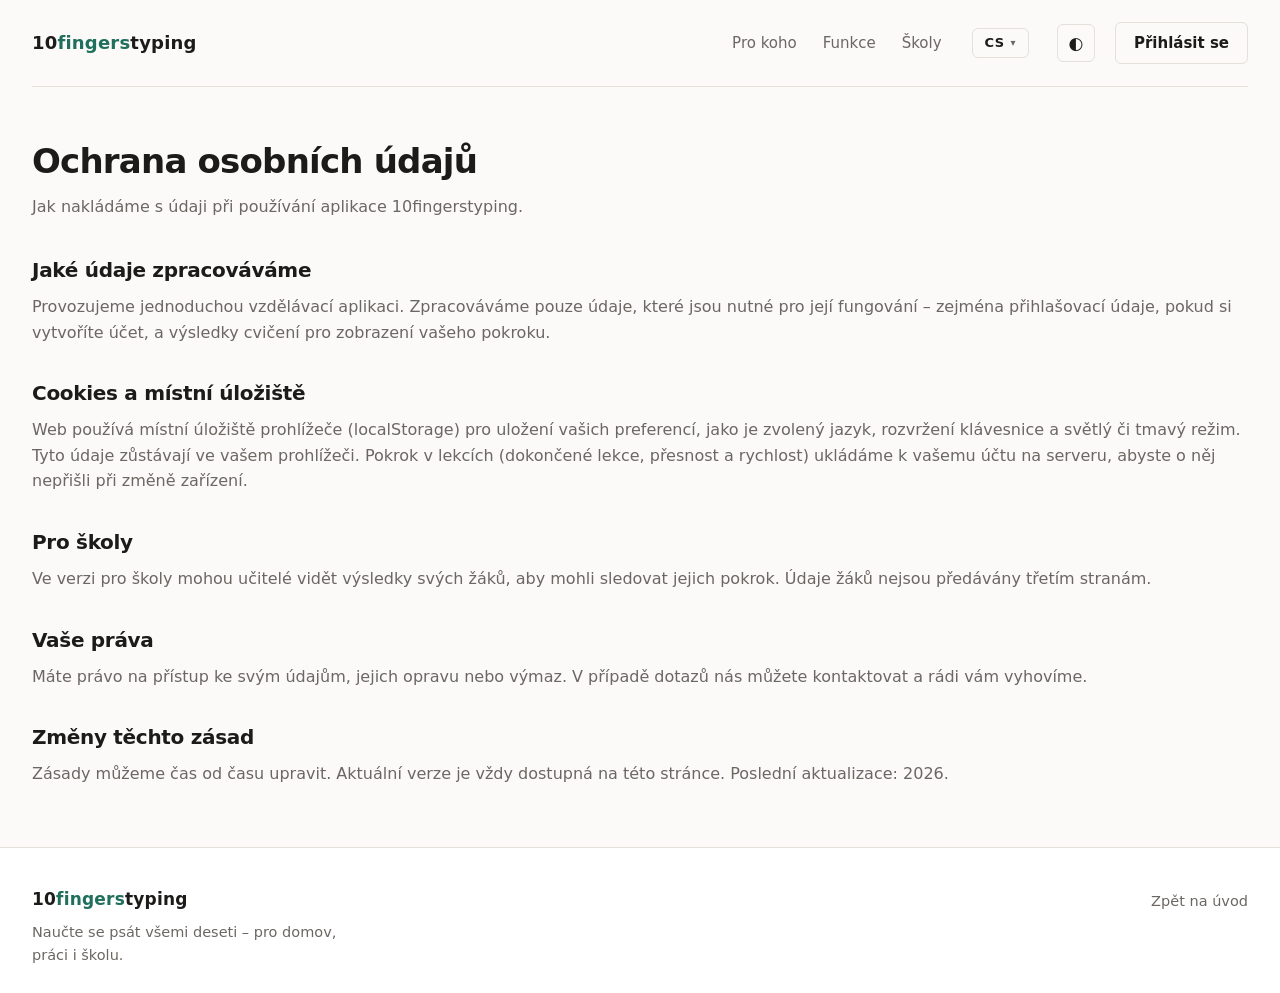
<file: ochrana-osobnich-udaju.html>
<!DOCTYPE html>
<html lang="cs">
<head>
<meta charset="utf-8">
<meta name="viewport" content="width=device-width, initial-scale=1">
<title>Ochrana osobních údajů – 10fingerstyping</title>
<meta name="description" content="Zásady ochrany osobních údajů webu 10fingerstyping.">
<link rel="stylesheet" href="style.css?v=11">
<script>
  (function(){
    var t = localStorage.getItem('theme');
    if(!t){ t = window.matchMedia('(prefers-color-scheme: dark)').matches ? 'dark' : 'light'; }
    document.documentElement.setAttribute('data-theme', t);
  })();
</script>
</head>
<body>

<div class="wrap">
  <header>
    <a class="logo" href="index.html"><span class="logo-num">10</span><span class="logo-mid">fingers</span><span class="logo-rest">typing</span></a>
    <div class="header-right">
      <nav>
        <a href="index.html#pro-koho" data-i18n="nav.who">Pro koho</a>
        <a href="index.html#funkce" data-i18n="nav.features">Funkce</a>
        <a href="index.html#skoly" data-i18n="nav.schools">Školy</a>
      </nav>
      <div class="lang">
        <button type="button" class="lang-toggle" id="langToggle" aria-haspopup="true" aria-expanded="false">
          <span id="langCurrent">CZ</span>
          <span class="lang-caret">▾</span>
        </button>
        <ul class="lang-menu" id="langMenu" role="menu">
          <li><button type="button" class="lang-btn is-active" data-lang="cs" role="menuitem">Čeština (CZ)</button></li>
          <li><button type="button" class="lang-btn" data-lang="en" role="menuitem">English (EN)</button></li>
        </ul>
      </div>
      <button class="toggle" id="themeBtn" type="button" aria-label="Přepnout tmavý a světlý režim">◐</button>
      <a class="login" id="loginBtn" href="prihlaseni.html" data-i18n="nav.login">Přihlásit se</a>
    </div>
  </header>
</div>

<div class="wrap">
  <article class="page">
    <h1>Ochrana osobních údajů</h1>
    <p class="lead">Jak nakládáme s údaji při používání aplikace 10fingerstyping.</p>

    <h2>Jaké údaje zpracováváme</h2>
    <p>Provozujeme jednoduchou vzdělávací aplikaci. Zpracováváme pouze údaje, které jsou nutné pro její fungování – zejména přihlašovací údaje, pokud si vytvoříte účet, a výsledky cvičení pro zobrazení vašeho pokroku.</p>

    <h2>Cookies a místní úložiště</h2>
    <p>Web používá místní úložiště prohlížeče (localStorage) pro uložení vašich preferencí, jako je zvolený jazyk, rozvržení klávesnice a světlý či tmavý režim. Tyto údaje zůstávají ve vašem prohlížeči. Pokrok v lekcích (dokončené lekce, přesnost a rychlost) ukládáme k vašemu účtu na serveru, abyste o něj nepřišli při změně zařízení.</p>

    <h2>Pro školy</h2>
    <p>Ve verzi pro školy mohou učitelé vidět výsledky svých žáků, aby mohli sledovat jejich pokrok. Údaje žáků nejsou předávány třetím stranám.</p>

    <h2>Vaše práva</h2>
    <p>Máte právo na přístup ke svým údajům, jejich opravu nebo výmaz. V případě dotazů nás můžete kontaktovat a rádi vám vyhovíme.</p>

    <h2>Změny těchto zásad</h2>
    <p>Zásady můžeme čas od času upravit. Aktuální verze je vždy dostupná na této stránce. Poslední aktualizace: 2026.</p>
  </article>
</div>

<footer>
  <div class="wrap footer-inner">
    <div class="footer-brand">
      <a class="logo" href="index.html"><span class="logo-num">10</span><span class="logo-mid">fingers</span><span class="logo-rest">typing</span></a>
      <p>Naučte se psát všemi deseti – pro domov, práci i školu.</p>
    </div>
    <div class="footer-links">
      <a href="index.html">Zpět na úvod</a>
    </div>
  </div>
</footer>

<script>
  var i18n = {
    cs: {
      "nav.who":"Pro koho","nav.features":"Funkce","nav.schools":"Školy","nav.login":"Přihlásit se",
      "toast.login":"Přihlašování zatím není dostupné."
    },
    en: {
      "nav.who":"For whom","nav.features":"Features","nav.schools":"Schools","nav.login":"Log in",
      "toast.login":"Logging in isn't available yet."
    }
  };

  function applyLang(lang){
    var dict = i18n[lang] || i18n.cs;
    document.documentElement.lang = lang;
    document.querySelectorAll('[data-i18n]').forEach(function(el){
      var key = el.getAttribute('data-i18n');
      if(dict[key]) el.textContent = dict[key];
    });
    document.querySelectorAll('.lang-btn').forEach(function(b){
      b.classList.toggle('is-active', b.getAttribute('data-lang') === lang);
    });
    var cur = document.getElementById('langCurrent');
    if(cur) cur.textContent = lang.toUpperCase();
    localStorage.setItem('lang', lang);
  }
  function tMsg(key){
    var lang = localStorage.getItem('lang') || 'cs';
    return (i18n[lang] && i18n[lang][key]) || i18n.cs[key];
  }

  var toast = document.createElement('div');
  toast.id = 'toast';
  document.body.appendChild(toast);
  var timer;
  function notify(msg){
    toast.textContent = msg;
    toast.classList.add('show');
    clearTimeout(timer);
    timer = setTimeout(function(){ toast.classList.remove('show'); }, 2600);
  }

  var langToggle = document.getElementById('langToggle');
  var langMenu = document.getElementById('langMenu');
  function closeLangMenu(){
    langMenu.classList.remove('open');
    langToggle.setAttribute('aria-expanded', 'false');
  }
  langToggle.addEventListener('click', function(e){
    e.stopPropagation();
    var open = langMenu.classList.toggle('open');
    langToggle.setAttribute('aria-expanded', open ? 'true' : 'false');
  });
  document.addEventListener('click', function(e){
    if(!document.querySelector('.lang').contains(e.target)) closeLangMenu();
  });
  document.querySelectorAll('.lang-btn').forEach(function(b){
    b.addEventListener('click', function(){
      applyLang(b.getAttribute('data-lang'));
      closeLangMenu();
    });
  });

  var themeBtn = document.getElementById('themeBtn');
  themeBtn.addEventListener('click', function(){
    var cur = document.documentElement.getAttribute('data-theme');
    var next = cur === 'dark' ? 'light' : 'dark';
    document.documentElement.setAttribute('data-theme', next);
    localStorage.setItem('theme', next);
  });

  applyLang(localStorage.getItem('lang') || 'cs');
</script>

</body>
</html>
</file>
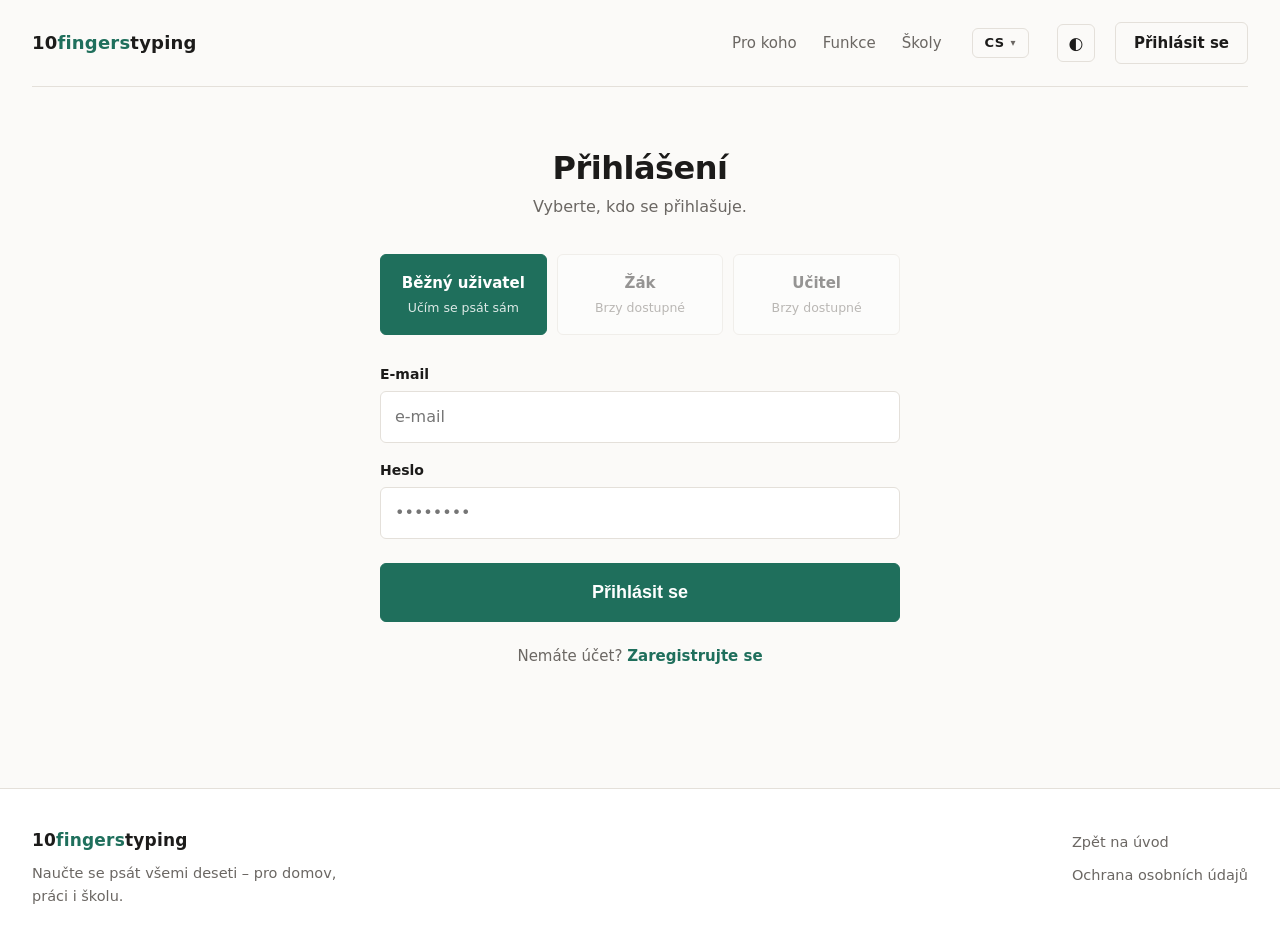
<file: prihlaseni.html>
<!DOCTYPE html>
<html lang="cs">
<head>
<meta charset="utf-8">
<meta name="viewport" content="width=device-width, initial-scale=1">
<title>Přihlášení – 10fingerstyping</title>
<meta name="description" content="Přihlaste se nebo si vytvořte účet v aplikaci 10fingerstyping.">
<link rel="stylesheet" href="style.css?v=22">
<script>
  (function(){
    var t = localStorage.getItem('theme');
    if(!t){ t = window.matchMedia('(prefers-color-scheme: dark)').matches ? 'dark' : 'light'; }
    document.documentElement.setAttribute('data-theme', t);
  })();
</script>
</head>
<body>

<div class="wrap">
  <header>
    <a class="logo" href="index.html"><span class="logo-num">10</span><span class="logo-mid">fingers</span><span class="logo-rest">typing</span></a>
    <div class="header-right">
      <nav>
        <a href="index.html#pro-koho" data-i18n="nav.who">Pro koho</a>
        <a href="index.html#funkce" data-i18n="nav.features">Funkce</a>
        <a href="index.html#skoly" data-i18n="nav.schools">Školy</a>
      </nav>
      <div class="lang">
        <button type="button" class="lang-toggle" id="langToggle" aria-haspopup="true" aria-expanded="false">
          <span id="langCurrent">CZ</span>
          <span class="lang-caret">▾</span>
        </button>
        <ul class="lang-menu" id="langMenu" role="menu">
          <li><button type="button" class="lang-btn is-active" data-lang="cs" role="menuitem">Čeština (CZ)</button></li>
          <li><button type="button" class="lang-btn" data-lang="en" role="menuitem">English (EN)</button></li>
        </ul>
      </div>
      <button class="toggle" id="themeBtn" type="button" aria-label="Přepnout tmavý a světlý režim">◐</button>
      <a class="login" id="loginBtn" href="prihlaseni.html" data-i18n="nav.login">Přihlásit se</a>
      <div id="userMenu" class="user-menu" style="display:none;">
        <button id="userBtn" class="user-btn" type="button" aria-haspopup="true" aria-expanded="false">
          <span class="user-avatar" id="userAvatar">U</span>
          <span id="userName">Uživatel</span>
          <span style="font-size:10px;color:var(--muted)">▾</span>
        </button>
        <div id="userDropdown" class="user-dropdown">
          <button id="goLessonsBtn" type="button">Moje lekce</button>
          <button id="profileBtn" type="button">Nastavení profilu</button>
          <button id="logoutBtn" type="button">Odhlásit se</button>
        </div>
      </div>
    </div>
  </header>
</div>

<div class="wrap">
  <div class="auth">
    <h1 id="authTitle" data-i18n="auth.loginTitle">Přihlášení</h1>
    <p class="auth-sub" id="authSub" data-i18n="auth.loginSub">Vyberte, kdo se přihlašuje.</p>

    <div class="roles" id="roles">
      <button type="button" class="role is-active" data-role="user">
        <span class="role-title" data-i18n="auth.roleUser">Běžný uživatel</span>
        <span class="role-desc" data-i18n="auth.roleUserDesc">Učím se psát sám</span>
      </button>
      <button type="button" class="role" data-role="student" disabled>
        <span class="role-title" data-i18n="auth.roleStudent">Žák</span>
        <span class="role-desc" data-i18n="auth.roleStudentDesc">Brzy dostupné</span>
      </button>
      <button type="button" class="role" data-role="teacher" disabled>
        <span class="role-title" data-i18n="auth.roleTeacher">Učitel</span>
        <span class="role-desc" data-i18n="auth.roleTeacherDesc">Brzy dostupné</span>
      </button>
    </div>

    <form id="authForm" novalidate>
      <div class="field" id="fieldName" style="display:none">
        <label for="name" data-i18n="auth.name">Uživatelské jméno</label>
        <input type="text" id="name" name="name" autocomplete="username" data-i18n-ph="auth.namePh" placeholder="uživatelské jméno">
      </div>

      <div class="field" id="fieldSchool" style="display:none">
        <label for="school" data-i18n="auth.school">Škola</label>
        <input type="text" id="school" name="school" data-i18n-ph="auth.schoolPh" placeholder="Název školy nebo kód">
      </div>

      <div class="field">
        <label for="email" data-i18n="auth.email">E-mail</label>
        <input type="email" id="email" name="email" autocomplete="email" placeholder="e-mail">
      </div>

      <div class="field">
        <label for="password" data-i18n="auth.password">Heslo</label>
        <input type="password" id="password" name="password" autocomplete="current-password" placeholder="••••••••">
        <div class="hint" id="passwordHint" style="display:none" data-i18n="auth.passwordHint">Alespoň 8 znaků.</div>
      </div>

      <div class="field" id="fieldConfirm" style="display:none">
        <label for="confirm" data-i18n="auth.confirm">Heslo znovu</label>
        <input type="password" id="confirm" name="confirm" autocomplete="new-password" placeholder="••••••••">
      </div>

      <button class="btn" type="submit" id="submitBtn" data-i18n="auth.submitLogin">Přihlásit se</button>
    </form>

    <p class="auth-switch">
      <span id="switchText" data-i18n="auth.noAccount">Nemáte účet?</span>
      <a href="#" id="switchLink" data-i18n="auth.registerLink">Zaregistrujte se</a>
    </p>

  </div>
</div>

<footer>
  <div class="wrap footer-inner">
    <div class="footer-brand">
      <a class="logo" href="index.html"><span class="logo-num">10</span><span class="logo-mid">fingers</span><span class="logo-rest">typing</span></a>
      <p data-i18n="footer.tagline">Naučte se psát všemi deseti – pro domov, práci i školu.</p>
    </div>
    <div class="footer-links">
      <a href="index.html" data-i18n="footer.home">Zpět na úvod</a>
      <a href="ochrana-osobnich-udaju.html" data-i18n="footer.privacy">Ochrana osobních údajů</a>
    </div>
  </div>
</footer>

<div id="toast"></div>

<script src="api.js"></script>
<script>
  var i18n = {
    cs: {
      "nav.who":"Pro koho","nav.features":"Funkce","nav.schools":"Školy","nav.login":"Přihlásit se",
      "auth.loginTitle":"Přihlášení","auth.loginSub":"Vyberte, kdo se přihlašuje.",
      "auth.registerTitle":"Registrace","auth.registerSub":"Vytvořte si účet podle toho, kdo jste.",
      "auth.roleUser":"Běžný uživatel","auth.roleUserDesc":"Učím se psát sám",
      "auth.roleStudent":"Žák","auth.roleStudentDesc":"Brzy dostupné",
      "auth.roleTeacher":"Učitel","auth.roleTeacherDesc":"Brzy dostupné",
      "auth.name":"Uživatelské jméno","auth.namePh":"uživatelské jméno",
      "auth.school":"Škola","auth.schoolPh":"Název školy nebo kód",
      "auth.email":"E-mail","auth.password":"Heslo","auth.passwordHint":"Alespoň 8 znaků.",
      "auth.confirm":"Heslo znovu",
      "auth.submitLogin":"Přihlásit se","auth.submitRegister":"Zaregistrovat se",
      "auth.noAccount":"Nemáte účet?","auth.haveAccount":"Už máte účet?",
      "auth.registerLink":"Zaregistrujte se","auth.loginLink":"Přihlaste se",
      "auth.noteUser":"Stačí jméno, e-mail a heslo. Účet běžného uživatele je zdarma.",
      "auth.noteStudent":"Použijte účet, který vám vytvořila škola.",
      "auth.noteTeacher":"Účet učitele propojíme se školou pro vedení tříd.",
      "auth.needName":"Zadejte prosím uživatelské jméno.",
      "auth.needEmail":"Zadejte prosím e-mail.",
      "auth.badEmail":"Zadejte prosím e-mail ve správném tvaru (např. jan@email.cz).",
      "auth.needPassword":"Zadejte prosím heslo.",
      "auth.shortPassword":"Heslo musí mít alespoň 8 znaků.",
      "auth.noMatch":"Hesla se neshodují.",
      "auth.needSchool":"Zadejte prosím školu nebo kód.",
      "auth.doneLogin":"Přihlášení proběhlo úspěšně.",
      "auth.doneRegister":"Registrace proběhla úspěšně.",
      "auth.serverError":"Nepodařilo se spojit se serverem. Zkuste to prosím později.",
      "footer.tagline":"Naučte se psát všemi deseti – pro domov, práci i školu.",
      "footer.home":"Zpět na úvod","footer.privacy":"Ochrana osobních údajů"
    },
    en: {
      "nav.who":"For whom","nav.features":"Features","nav.schools":"Schools","nav.login":"Log in",
      "auth.loginTitle":"Log in","auth.loginSub":"Choose who is signing in.",
      "auth.registerTitle":"Sign up","auth.registerSub":"Create an account based on who you are.",
      "auth.roleUser":"Everyday user","auth.roleUserDesc":"Learning on my own",
      "auth.roleStudent":"Student","auth.roleStudentDesc":"Coming soon",
      "auth.roleTeacher":"Teacher","auth.roleTeacherDesc":"Coming soon",
      "auth.name":"Username","auth.namePh":"username",
      "auth.school":"School","auth.schoolPh":"School name or code",
      "auth.email":"E-mail","auth.password":"Password","auth.passwordHint":"At least 8 characters.",
      "auth.confirm":"Repeat password",
      "auth.submitLogin":"Log in","auth.submitRegister":"Sign up",
      "auth.noAccount":"Don't have an account?","auth.haveAccount":"Already have an account?",
      "auth.registerLink":"Sign up","auth.loginLink":"Log in",
      "auth.noteUser":"Just a name, e-mail and password. An everyday user account is free.",
      "auth.noteStudent":"Use the account created for you by your school.",
      "auth.noteTeacher":"A teacher account links to a school for managing classes.",
      "auth.needName":"Please enter your username.",
      "auth.needEmail":"Please enter your e-mail.",
      "auth.badEmail":"Please enter a valid e-mail (e.g. john@email.com).",
      "auth.needPassword":"Please enter your password.",
      "auth.shortPassword":"Password must be at least 8 characters.",
      "auth.noMatch":"Passwords don't match.",
      "auth.needSchool":"Please enter the school or code.",
      "auth.doneLogin":"You have logged in successfully.",
      "auth.doneRegister":"You have signed up successfully.",
      "auth.serverError":"Couldn't reach the server. Please try again later.",
      "footer.tagline":"Learn to type with all ten fingers – for home, work and school.",
      "footer.home":"Back to home","footer.privacy":"Privacy policy"
    }
  };

  var state = { mode: 'login', role: 'user' };
  var roleNotes = { user: 'auth.noteUser', student: 'auth.noteStudent', teacher: 'auth.noteTeacher' };

  function applyLang(lang){
    var dict = i18n[lang] || i18n.cs;
    document.documentElement.lang = lang;
    document.querySelectorAll('[data-i18n]').forEach(function(el){
      var key = el.getAttribute('data-i18n');
      if(dict[key]) el.textContent = dict[key];
    });
    document.querySelectorAll('[data-i18n-ph]').forEach(function(el){
      var key = el.getAttribute('data-i18n-ph');
      if(dict[key]) el.placeholder = dict[key];
    });
    document.querySelectorAll('.lang-btn').forEach(function(b){
      b.classList.toggle('is-active', b.getAttribute('data-lang') === lang);
    });
    var cur = document.getElementById('langCurrent');
    if(cur) cur.textContent = lang.toUpperCase();
    localStorage.setItem('lang', lang);
    renderLabels();
  }

  function tMsg(key){
    var lang = localStorage.getItem('lang') || 'cs';
    return (i18n[lang] && i18n[lang][key]) || i18n.cs[key];
  }

  function setText(sel, key){
    var el = document.querySelector(sel);
    if(el) el.textContent = tMsg(key);
  }

  function renderLabels(){
    setText('#authTitle', state.mode === 'login' ? 'auth.loginTitle' : 'auth.registerTitle');
    setText('#authSub', state.mode === 'login' ? 'auth.loginSub' : 'auth.registerSub');
    setText('#submitBtn', state.mode === 'login' ? 'auth.submitLogin' : 'auth.submitRegister');
    setText('#switchText', state.mode === 'login' ? 'auth.noAccount' : 'auth.haveAccount');
    setText('#switchLink', state.mode === 'login' ? 'auth.registerLink' : 'auth.loginLink');
    setText('#roleNote', roleNotes[state.role]);
    document.getElementById('fieldName').style.display =
      (state.mode === 'register') ? '' : 'none';
    document.getElementById('fieldSchool').style.display =
      (state.mode === 'register' && (state.role === 'student' || state.role === 'teacher')) ? '' : 'none';
    document.getElementById('fieldConfirm').style.display =
      (state.mode === 'register') ? '' : 'none';
    document.getElementById('passwordHint').style.display =
      (state.mode === 'register') ? '' : 'none';
  }

  document.querySelectorAll('.role').forEach(function(b){
    b.addEventListener('click', function(){
      if(b.disabled) return;
      state.role = b.getAttribute('data-role');
      document.querySelectorAll('.role').forEach(function(x){
        x.classList.toggle('is-active', x === b);
      });
      renderLabels();
    });
  });

  document.getElementById('switchLink').addEventListener('click', function(e){
    e.preventDefault();
    state.mode = state.mode === 'login' ? 'register' : 'login';
    renderLabels();
  });

  var toast = document.getElementById('toast');
  var timer;
  function notify(msg){
    toast.textContent = msg;
    toast.classList.add('show');
    clearTimeout(timer);
    timer = setTimeout(function(){ toast.classList.remove('show'); }, 2600);
  }

  var API_BASE = (window.TypingAPI && window.TypingAPI.base) || window.API_BASE || "https://boulder-cargo-treasure-outdoors.trycloudflare.com/api";
  var emailRe = /^[^\s@]+@[^\s@]+\.[^\s@]{2,}$/;

  document.getElementById('authForm').addEventListener('submit', function(e){
    e.preventDefault();
    var name = document.getElementById('name').value.trim();
    var email = document.getElementById('email').value.trim();
    var password = document.getElementById('password').value;
    var school = document.getElementById('school').value.trim();
    var confirm = document.getElementById('confirm').value;
    var submitBtn = document.getElementById('submitBtn');

    if(state.mode === 'register' && !name){ notify(tMsg('auth.needName')); return; }
    if(!email){ notify(tMsg('auth.needEmail')); return; }
    if(!emailRe.test(email)){ notify(tMsg('auth.badEmail')); return; }
    if(!password){ notify(tMsg('auth.needPassword')); return; }
    if(state.mode === 'register'){
      if(password.length < 8){ notify(tMsg('auth.shortPassword')); return; }
      if(password !== confirm){ notify(tMsg('auth.noMatch')); return; }
      if((state.role === 'student' || state.role === 'teacher') && !school){
        notify(tMsg('auth.needSchool')); return;
      }
    }

    var url = state.mode === 'register' ? API_BASE + '/register' : API_BASE + '/login';
    var payload = state.mode === 'register'
      ? { username: name, email: email, password: password, role: state.role }
      : { email: email, password: password };

    submitBtn.disabled = true;
    fetch(url, {
      method: 'POST',
      headers: { 'Content-Type': 'application/json' },
      body: JSON.stringify(payload)
    })
      .then(function(res){ return res.json().then(function(body){ return { ok: res.ok, body: body }; }); })
      .then(function(r){
        if(r.ok && r.body.ok){
          notify(tMsg(state.mode === 'register' ? 'auth.doneRegister' : 'auth.doneLogin'));
          try {
            localStorage.setItem('user', JSON.stringify(r.body.user));
            if(r.body.token) localStorage.setItem('token', r.body.token);
            localStorage.setItem('loggedIn', '1');
          } catch(e){}
          setTimeout(function(){ window.location.href = 'index.html'; }, 800);
        } else {
          notify((r.body && r.body.error) || tMsg('auth.serverError'));
        }
      })
      .catch(function(){ notify(tMsg('auth.serverError')); })
      .finally(function(){ submitBtn.disabled = false; });
  });

  var langToggle = document.getElementById('langToggle');
  var langMenu = document.getElementById('langMenu');
  function closeLangMenu(){
    langMenu.classList.remove('open');
    langToggle.setAttribute('aria-expanded', 'false');
  }
  langToggle.addEventListener('click', function(e){
    e.stopPropagation();
    var open = langMenu.classList.toggle('open');
    langToggle.setAttribute('aria-expanded', open ? 'true' : 'false');
  });
  document.addEventListener('click', function(e){
    if(!document.querySelector('.lang').contains(e.target)) closeLangMenu();
  });
  document.querySelectorAll('.lang-btn').forEach(function(b){
    b.addEventListener('click', function(){
      applyLang(b.getAttribute('data-lang'));
      closeLangMenu();
    });
  });

  var themeBtn = document.getElementById('themeBtn');
  themeBtn.addEventListener('click', function(){
    var cur = document.documentElement.getAttribute('data-theme');
    var next = cur === 'dark' ? 'light' : 'dark';
    document.documentElement.setAttribute('data-theme', next);
    localStorage.setItem('theme', next);
  });

  applyLang(localStorage.getItem('lang') || 'cs');

  (function(){
    var loginBtn = document.getElementById('loginBtn');
    var userMenu = document.getElementById('userMenu');
    var userName = document.getElementById('userName');
    var userAvatar = document.getElementById('userAvatar');
    var userBtn = document.getElementById('userBtn');
    var userDropdown = document.getElementById('userDropdown');
    var logoutBtn = document.getElementById('logoutBtn');
    var goLessonsBtn = document.getElementById('goLessonsBtn');
    var profileBtn = document.getElementById('profileBtn');
    try {
      var u = JSON.parse(localStorage.getItem('user') || 'null');
      var token = localStorage.getItem('token');
      if(u && (u.username || u.email) && token){
        if(loginBtn) loginBtn.style.display = 'none';
        if(userMenu) userMenu.style.display = 'block';
        var name = u.username || u.email;
        if(userName) userName.textContent = name;
        if(userAvatar) userAvatar.textContent = (name.charAt(0)||'U').toUpperCase();
      } else if(u && u.email){
        var emailInput = document.getElementById('email');
        if(emailInput) emailInput.value = u.email;
      }
    } catch(e){}
    if(userBtn && userDropdown){
      userBtn.addEventListener('click', function(e){
        e.stopPropagation();
        var open = userDropdown.classList.toggle('open');
        userBtn.setAttribute('aria-expanded', open ? 'true' : 'false');
      });
      document.addEventListener('click', function(e){
        if(userMenu && !userMenu.contains(e.target)){
          userDropdown.classList.remove('open');
          if(userBtn) userBtn.setAttribute('aria-expanded', 'false');
        }
      });
    }
    if(logoutBtn){
      logoutBtn.addEventListener('click', function(){
        if(window.TypingAPI){
          window.TypingAPI.logout().catch(function(){});
          window.TypingAPI.clearAuth();
        } else {
          try { localStorage.removeItem('token'); localStorage.removeItem('user'); localStorage.removeItem('loggedIn'); } catch(e){}
        }
        window.location.href = 'index.html';
      });
    }
    if(goLessonsBtn){
      goLessonsBtn.addEventListener('click', function(){
        window.location.href = 'lekce.html';
      });
    }
    if(profileBtn){
      profileBtn.addEventListener('click', function(){
        window.location.href = 'profil.html';
      });
    }
  })();
</script>

</body>
</html>
</file>
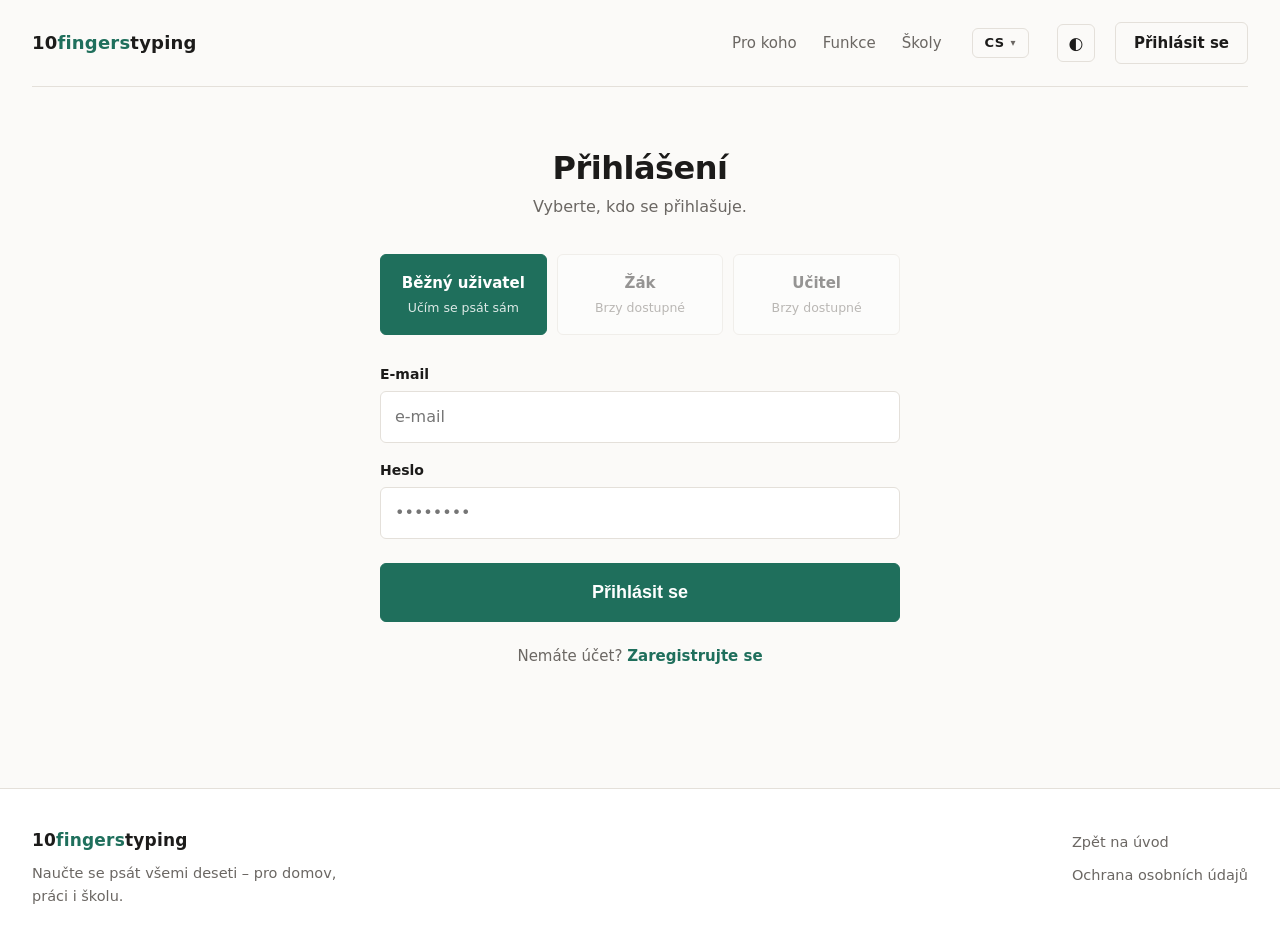
<file: profil.html>
<!DOCTYPE html>
<html lang="cs">
<head>
<meta charset="utf-8">
<meta name="viewport" content="width=device-width, initial-scale=1">
<title>Nastavení profilu – 10fingerstyping</title>
<meta name="description" content="Správa účtu 10fingerstyping – uživatelské jméno, e-mail, heslo a přehled pokroku.">
<link rel="stylesheet" href="style.css?v=22">
<script>
  (function(){
    var t = localStorage.getItem('theme');
    if(!t){ t = window.matchMedia('(prefers-color-scheme: dark)').matches ? 'dark' : 'light'; }
    document.documentElement.setAttribute('data-theme', t);
    var a = localStorage.getItem('accent') || 'green';
    document.documentElement.setAttribute('data-accent', a);
    var z = localStorage.getItem('textSize') || 'm';
    document.documentElement.setAttribute('data-text-size', z);
  })();
</script>
</head>
<body>

<div class="wrap">
  <header>
    <a class="logo" href="index.html"><span class="logo-num">10</span><span class="logo-mid">fingers</span><span class="logo-rest">typing</span></a>
    <div class="header-right">
      <nav>
        <a href="index.html#pro-koho">Pro koho</a>
        <a href="index.html#funkce">Funkce</a>
        <a href="index.html#skoly">Školy</a>
      </nav>
      <button class="toggle" id="themeBtn" type="button" aria-label="Přepnout tmavý a světlý režim">◐</button>
      <a class="login" id="loginBtn" href="prihlaseni.html">Přihlásit se</a>
      <div id="userMenu" class="user-menu" style="display:none;">
        <button id="userBtn" class="user-btn" type="button" aria-haspopup="true" aria-expanded="false">
          <span class="user-avatar" id="userAvatar">U</span>
          <span id="userName">Uživatel</span>
          <span style="font-size:10px;color:var(--muted)">▾</span>
        </button>
        <div id="userDropdown" class="user-dropdown">
          <button id="goLessonsBtn" type="button">Moje lekce</button>
          <button id="logoutBtn" type="button">Odhlásit se</button>
        </div>
      </div>
    </div>
  </header>
</div>

<div class="wrap">
  <main class="profile-shell">
    <div class="profile-hero">
      <div class="profile-avatar" id="profileAvatar" aria-hidden="true">U</div>
      <div class="profile-hero-copy">
        <span class="eyebrow">Můj účet</span>
        <h1 id="profileName">Nastavení profilu</h1>
        <p id="profileEmail" class="profile-email"></p>
        <p class="profile-since" id="profileSince"></p>
      </div>
      <a class="ghost-btn profile-back" href="lekce.html">← Zpět na lekce</a>
    </div>

    <div class="profile-layout">
      <section class="profile-card" aria-labelledby="accountTitle">
        <div class="profile-card-head">
          <h2 id="accountTitle">Údaje účtu</h2>
          <p>Jméno a e-mail se ukládají na server, takže se projeví na všech zařízeních.</p>
        </div>

        <form id="profileForm" novalidate>
          <div class="profile-form-grid">
            <div class="field">
              <label for="username">Uživatelské jméno</label>
              <input type="text" id="username" name="username" autocomplete="username" minlength="3" maxlength="32" required>
              <span class="hint">Alespoň 3 znaky, nejvýš 32.</span>
            </div>
            <div class="field">
              <label for="email">E-mail</label>
              <input type="email" id="email" name="email" autocomplete="email" required>
              <span class="hint">Používá se pro přihlášení.</span>
            </div>
          </div>

          <div class="profile-divider">
            <h3>Změna hesla</h3>
            <p>Heslo měň jen tehdy, když ho chceš mít nové. Vyplň současné heslo a dvakrát nové.</p>
          </div>

          <div class="field">
            <label for="currentPassword">Současné heslo</label>
            <input type="password" id="currentPassword" name="current_password" autocomplete="current-password" placeholder="••••••••">
          </div>

          <div class="profile-form-grid">
            <div class="field">
              <label for="newPassword">Nové heslo</label>
              <input type="password" id="newPassword" name="new_password" autocomplete="new-password" minlength="8" placeholder="••••••••">
              <span class="hint">Alespoň 8 znaků.</span>
            </div>
            <div class="field">
              <label for="confirmPassword">Nové heslo znovu</label>
              <input type="password" id="confirmPassword" name="confirm_password" autocomplete="new-password" placeholder="••••••••">
            </div>
          </div>

          <div class="profile-actions">
            <button class="btn" type="submit" id="saveProfileBtn">Uložit změny</button>
            <span class="form-message" id="profileMessage" role="status" aria-live="polite"></span>
          </div>
        </form>
      </section>

      <aside class="profile-side">
        <section class="profile-card" aria-labelledby="statsTitle">
          <div class="profile-card-head">
            <h2 id="statsTitle">Tvůj pokrok</h2>
            <p>Přehled toho, co už máš za sebou.</p>
          </div>
          <div class="profile-stats" id="profileStats">
            <div class="dash-card">
              <span class="dash-label">Úroveň</span>
              <strong id="statLevel">1</strong>
              <span class="dash-unit" id="statLevelProgress">0 / 100 XP</span>
            </div>
            <div class="dash-card">
              <span class="dash-label">Dokončené lekce</span>
              <strong id="statLessons">0 / 46</strong>
            </div>
            <div class="dash-card">
              <span class="dash-label">Denní série</span>
              <strong id="statStreak">0 dní</strong>
            </div>
            <div class="dash-card">
              <span class="dash-label">Drahokamy</span>
              <strong id="statGems">0</strong>
            </div>
            <div class="dash-card">
              <span class="dash-label">Průměrná přesnost</span>
              <strong id="statAccuracy">–</strong>
            </div>
            <div class="dash-card">
              <span class="dash-label">Nejlepší rychlost</span>
              <strong id="statWpm">–</strong>
              <span class="dash-unit">slov/min</span>
            </div>
            <div class="dash-card">
              <span class="dash-label">XP celkem</span>
              <strong id="statXp">0 XP</strong>
            </div>
            <div class="dash-card">
              <span class="dash-label">Úspěchy</span>
              <strong id="statAchievements">0 / 16</strong>
            </div>
          </div>
          <div class="profile-level">
            <div class="dash-bar"><span id="profileLevelBar" style="width:0%"></span></div>
          </div>
        </section>

        <section class="profile-card" aria-labelledby="profileAwardsTitle">
          <div class="profile-card-head profile-card-head-row">
            <div>
              <h2 id="profileAwardsTitle">Odznaky</h2>
              <p>Úspěchy se odemykají automaticky podle tvého pokroku.</p>
            </div>
            <span class="awards-count" id="profileAwardsCount">0 / 0</span>
          </div>
          <div class="awards-grid" id="profileAwards">
            <p class="daily-empty">Načítám úspěchy…</p>
          </div>
        </section>
      </aside>
    </div>
  </main>
</div>

<footer>
  <div class="wrap footer-inner">
    <div class="footer-brand">
      <a class="logo" href="index.html"><span class="logo-num">10</span><span class="logo-mid">fingers</span><span class="logo-rest">typing</span></a>
      <p>Naučte se psát všemi deseti – pro domov, práci i školu.</p>
    </div>
    <div class="footer-links">
      <a href="lekce.html">Lekce</a>
      <a href="ochrana-osobnich-udaju.html">Ochrana osobních údajů</a>
    </div>
  </div>
</footer>

<div id="toast"></div>

<script src="api.js"></script>
<script>
(function(){
  'use strict';

  var state = {
    user: null,
    achievements: [],
    saving: false
  };

  var el = {
    loginBtn: document.getElementById('loginBtn'),
    userMenu: document.getElementById('userMenu'),
    userName: document.getElementById('userName'),
    userAvatar: document.getElementById('userAvatar'),
    userBtn: document.getElementById('userBtn'),
    userDropdown: document.getElementById('userDropdown'),
    profileBtn: document.getElementById('profileBtn'),
    goLessonsBtn: document.getElementById('goLessonsBtn'),
    logoutBtn: document.getElementById('logoutBtn'),
    form: document.getElementById('profileForm'),
    username: document.getElementById('username'),
    email: document.getElementById('email'),
    currentPassword: document.getElementById('currentPassword'),
    newPassword: document.getElementById('newPassword'),
    confirmPassword: document.getElementById('confirmPassword'),
    saveBtn: document.getElementById('saveProfileBtn'),
    message: document.getElementById('profileMessage'),
    profileAvatar: document.getElementById('profileAvatar'),
    profileName: document.getElementById('profileName'),
    profileEmail: document.getElementById('profileEmail'),
    profileSince: document.getElementById('profileSince'),
    statLevel: document.getElementById('statLevel'),
    statLevelProgress: document.getElementById('statLevelProgress'),
    statLessons: document.getElementById('statLessons'),
    statStreak: document.getElementById('statStreak'),
    statGems: document.getElementById('statGems'),
    statAccuracy: document.getElementById('statAccuracy'),
    statWpm: document.getElementById('statWpm'),
    statXp: document.getElementById('statXp'),
    statAchievements: document.getElementById('statAchievements'),
    levelBar: document.getElementById('profileLevelBar'),
    awards: document.getElementById('profileAwards'),
    awardsCount: document.getElementById('profileAwardsCount')
  };

  function readUser(){
    try {
      var user = JSON.parse(localStorage.getItem('user') || 'null');
      if(user && (user.username || user.email)) return user;
    } catch(e){}
    return null;
  }

  function writeUser(user){
    try { localStorage.setItem('user', JSON.stringify(user)); } catch(e){}
  }

  function hasToken(){
    return !!(window.TypingAPI && window.TypingAPI.hasToken());
  }

  function escapeHtml(text){
    return String(text == null ? '' : text)
      .replace(/&/g, '&amp;')
      .replace(/</g, '&lt;')
      .replace(/>/g, '&gt;')
      .replace(/"/g, '&quot;')
      .replace(/'/g, '&#39;');
  }

  function dayLabel(count){
    var n = Number(count) || 0;
    if(n === 1) return 'den';
    if(n >= 2 && n <= 4) return 'dny';
    return 'dní';
  }

  function formatDate(value){
    if(!value) return '';
    var date = new Date(value);
    if(isNaN(date.getTime())) return '';
    try { return date.toLocaleDateString('cs-CZ'); } catch(e){ return ''; }
  }

  var toastEl = document.getElementById('toast');
  var toastTimer;
  function toast(message){
    if(!toastEl) return;
    toastEl.textContent = message;
    toastEl.classList.add('show');
    clearTimeout(toastTimer);
    toastTimer = setTimeout(function(){ toastEl.classList.remove('show'); }, 2800);
  }

  function setMessage(text, kind){
    if(!el.message) return;
    el.message.textContent = text || '';
    el.message.className = 'form-message' + (kind ? ' is-' + kind : '');
  }

  function renderHeader(){
    var user = state.user;
    if(!user) return;
    var name = user.username || user.email || 'Uživatel';
    if(el.loginBtn) el.loginBtn.style.display = 'none';
    if(el.userMenu) el.userMenu.style.display = 'block';
    if(el.userName) el.userName.textContent = name;
    if(el.userAvatar) el.userAvatar.textContent = (name.charAt(0) || 'U').toUpperCase();
  }

  function renderProfile(user){
    if(!user) return;
    var name = user.username || user.email || 'Uživatel';
    if(el.profileName) el.profileName.textContent = name;
    if(el.profileEmail) el.profileEmail.textContent = user.email || '';
    if(el.profileAvatar) el.profileAvatar.textContent = (name.charAt(0) || 'U').toUpperCase();
    if(el.profileSince){
      var since = formatDate(user.created_at);
      el.profileSince.textContent = since ? 'Člen od ' + since : '';
    }
    if(el.username) el.username.value = user.username || '';
    if(el.email) el.email.value = user.email || '';
  }

  function renderStats(payload){
    var stats = (payload && payload.stats) || {};
    var rewards = (payload && payload.rewards) || {};
    var level = Number(rewards.level) || 1;
    var levelProgress = Number(rewards.level_progress) || 0;
    var levelTarget = Number(rewards.level_target) || 100;
    var percent = Math.max(0, Math.min(100, Math.round(levelProgress / levelTarget * 100)));

    if(el.statLevel) el.statLevel.textContent = level;
    if(el.statLevelProgress) el.statLevelProgress.textContent = levelProgress + ' / ' + levelTarget + ' XP';
    if(el.statLessons) el.statLessons.textContent = (stats.lessons_completed || 0) + ' / ' + (stats.total_lessons || 46);
    if(el.statStreak) el.statStreak.textContent = (rewards.streak || 0) + ' ' + dayLabel(rewards.streak);
    if(el.statGems) el.statGems.textContent = rewards.gems || 0;
    if(el.statAccuracy) el.statAccuracy.textContent = stats.avg_accuracy ? stats.avg_accuracy + ' %' : '–';
    if(el.statWpm) el.statWpm.textContent = stats.best_wpm ? stats.best_wpm : '–';
    if(el.statXp) el.statXp.textContent = (rewards.xp || 0) + ' XP';
    if(el.statAchievements){
      el.statAchievements.textContent = (stats.achievements_unlocked || 0) + ' / ' + (stats.achievements_total || 0);
    }
    if(el.levelBar) el.levelBar.style.width = percent + '%';
  }

  function renderAchievements(list){
    state.achievements = list || [];
    if(!el.awards) return;
    if(!state.achievements.length){
      el.awards.innerHTML = '<p class="daily-empty">Úspěchy se zobrazí po načtení profilu.</p>';
      if(el.awardsCount) el.awardsCount.textContent = '0 / 0';
      return;
    }

    var unlocked = state.achievements.filter(function(award){ return !!award.unlocked; }).length;
    if(el.awardsCount) el.awardsCount.textContent = unlocked + ' / ' + state.achievements.length;

    el.awards.innerHTML = state.achievements.map(function(award){
      var target = Math.max(1, Number(award.target) || 1);
      var progress = Math.min(Number(award.progress) || 0, target);
      var percent = Math.round(progress / target * 100);
      var progressText = progress % 1 === 0 ? String(progress) : progress.toFixed(1);
      var unit = award.id === 'speed_30' ? ' slov/min' : '';
      return '<div class="award-card' + (award.unlocked ? ' is-unlocked' : '') + '">' +
        '<span class="award-icon" aria-hidden="true">' + (award.unlocked ? award.icon : '🔒') + '</span>' +
        '<div class="award-copy">' +
          '<div class="award-top"><strong>' + escapeHtml(award.title) + '</strong>' +
            (award.unlocked ? '<span class="award-state">Splněno</span>' : '') +
          '</div>' +
          '<p>' + escapeHtml(award.description) + '</p>' +
          '<div class="award-bar"><span style="width:' + percent + '%"></span></div>' +
          '<span class="award-progress">' + progressText + ' / ' + target + unit + '</span>' +
        '</div>' +
      '</div>';
    }).join('');
  }

  function loadProfile(){
    if(!hasToken()){
      window.location.href = 'prihlaseni.html';
      return;
    }
    window.TypingAPI.getProfile().then(function(res){
      if(res && res.user){
        state.user = res.user;
        writeUser(res.user);
        renderHeader();
        renderProfile(res.user);
      }
      renderStats(res);
      renderAchievements(res && res.achievements);
    }).catch(function(err){
      if(err && err.status === 401){
        window.TypingAPI.clearAuth();
        window.location.href = 'prihlaseni.html';
        return;
      }
      setMessage((err && err.message) || 'Profil se nepodařilo načíst. Zkuste to prosím znovu.', 'error');
      toast('Profil se nepodařilo načíst.');
    });
  }

  function saveProfile(event){
    event.preventDefault();
    if(state.saving) return;
    if(!hasToken()){
      window.location.href = 'prihlaseni.html';
      return;
    }

    var username = el.username ? el.username.value.trim() : '';
    var email = el.email ? el.email.value.trim() : '';
    var currentPassword = el.currentPassword ? el.currentPassword.value : '';
    var newPassword = el.newPassword ? el.newPassword.value : '';
    var confirmPassword = el.confirmPassword ? el.confirmPassword.value : '';

    if(!username){ setMessage('Zadejte uživatelské jméno.', 'error'); return; }
    if(username.length < 3){ setMessage('Uživatelské jméno musí mít alespoň 3 znaky.', 'error'); return; }
    if(!email || !/^[^\s@]+@[^\s@]+\.[^\s@]{2,}$/.test(email)){
      setMessage('Zadejte e-mail ve správném tvaru.', 'error');
      return;
    }
    if(newPassword && newPassword.length < 8){
      setMessage('Nové heslo musí mít alespoň 8 znaků.', 'error');
      return;
    }
    if(newPassword !== confirmPassword){
      setMessage('Nová hesla se neshodují.', 'error');
      return;
    }
    if(newPassword && !currentPassword){
      setMessage('Pro změnu hesla zadejte současné heslo.', 'error');
      return;
    }

    state.saving = true;
    if(el.saveBtn){ el.saveBtn.disabled = true; el.saveBtn.textContent = 'Ukládám…'; }
    setMessage('');

    window.TypingAPI.updateProfile({
      username: username,
      email: email,
      current_password: currentPassword,
      new_password: newPassword
    }).then(function(res){
      if(res && res.user){
        state.user = res.user;
        writeUser(res.user);
        renderHeader();
        renderProfile(res.user);
      }
      if(el.currentPassword) el.currentPassword.value = '';
      if(el.newPassword) el.newPassword.value = '';
      if(el.confirmPassword) el.confirmPassword.value = '';
      setMessage(res && res.password_changed ? 'Profil a heslo jsou uložené.' : 'Profil je uložený.', 'success');
      toast('Změny se uložily.');
    }).catch(function(err){
      if(err && err.status === 401){
        window.TypingAPI.clearAuth();
        window.location.href = 'prihlaseni.html';
        return;
      }
      setMessage((err && err.message) || 'Změny se nepodařilo uložit.', 'error');
    }).then(function(){
      state.saving = false;
      if(el.saveBtn){ el.saveBtn.disabled = false; el.saveBtn.textContent = 'Uložit změny'; }
    });
  }

  function setupHeader(){
    if(el.userBtn && el.userDropdown){
      el.userBtn.addEventListener('click', function(event){
        event.stopPropagation();
        var open = el.userDropdown.classList.toggle('open');
        el.userBtn.setAttribute('aria-expanded', open ? 'true' : 'false');
      });
      document.addEventListener('click', function(event){
        if(el.userMenu && !el.userMenu.contains(event.target)){
          el.userDropdown.classList.remove('open');
          if(el.userBtn) el.userBtn.setAttribute('aria-expanded', 'false');
        }
      });
    }
    if(el.goLessonsBtn){
      el.goLessonsBtn.addEventListener('click', function(){ window.location.href = 'lekce.html'; });
    }
    if(el.logoutBtn){
      el.logoutBtn.addEventListener('click', function(){
        if(window.TypingAPI) window.TypingAPI.logout().catch(function(){});
        if(window.TypingAPI) window.TypingAPI.clearAuth();
        else {
          try { localStorage.removeItem('token'); localStorage.removeItem('user'); localStorage.removeItem('loggedIn'); } catch(e){}
        }
        window.location.href = 'index.html';
      });
    }
  }

  function setupTheme(){
    var themeBtn = document.getElementById('themeBtn');
    if(!themeBtn) return;
    themeBtn.addEventListener('click', function(){
      var current = document.documentElement.getAttribute('data-theme');
      var next = current === 'dark' ? 'light' : 'dark';
      document.documentElement.setAttribute('data-theme', next);
      try { localStorage.setItem('theme', next); } catch(e){}
    });
  }

  function init(){
    state.user = readUser();
    renderHeader();
    setupHeader();
    setupTheme();
    if(el.form) el.form.addEventListener('submit', saveProfile);
    loadProfile();
  }

  init();
})();
</script>

</body>
</html>
</file>
<file: style.css>
:root{
  --bg:#fbfaf8;
  --ink:#1c1b1a;
  --muted:#6b6763;
  --line:#e4e0da;
  --accent:#1f6f5c;
  --accent-dark:#175646;
  --card:#ffffff;
  --info:#f2f0ec;
  --band:#f5f3ef;
  --btn-ink:#ffffff;
  --radius:6px;
  --typing-base:25px;
  --typing-scale:1;
}

html[data-accent="blue"]{--accent:#2b5d9e;--accent-dark:#224a80}
html[data-accent="orange"]{--accent:#b25a12;--accent-dark:#8f480d}
html[data-accent="purple"]{--accent:#6b4b9a;--accent-dark:#563b7d}

html[data-text-size="s"]{--typing-scale:.8}
html[data-text-size="m"]{--typing-scale:1}
html[data-text-size="l"]{--typing-scale:1.2}
html[data-text-size="xl"]{--typing-scale:1.44}

html[data-theme="dark"]{
  --bg:#141414;
  --ink:#eceae6;
  --muted:#a09b93;
  --line:#2c2b29;
  --accent:#4fb39a;
  --accent-dark:#3d937d;
  --card:#1c1b1a;
  --info:#1e1d1b;
  --band:#191817;
  --btn-ink:#10201c;
}

html[data-theme="dark"][data-accent="blue"]{--accent:#6fa8e8;--accent-dark:#5590d4}
html[data-theme="dark"][data-accent="orange"]{--accent:#e59a52;--accent-dark:#cf8439}
html[data-theme="dark"][data-accent="purple"]{--accent:#a98ad6;--accent-dark:#9375c2}

*{box-sizing:border-box;margin:0;padding:0}
html{scroll-behavior:smooth}
body{
  font-family:"Segoe UI",system-ui,-apple-system,Roboto,Arial,sans-serif;
  background:var(--bg);
  color:var(--ink);
  line-height:1.6;
  -webkit-font-smoothing:antialiased;
  transition:background .25s,color .25s;
}
.wrap{width:100%;margin:0 auto;padding:0 32px}

header{
  display:flex;align-items:center;justify-content:space-between;
  padding:22px 0;border-bottom:1px solid var(--line);gap:20px;
}
.logo{font-weight:700;font-size:18px;letter-spacing:.2px;text-decoration:none}
.logo .logo-num{color:var(--ink)}
.logo .logo-mid{color:var(--accent)}
.logo .logo-rest{color:var(--ink)}
.logo .logo-rest::first-letter{color:var(--accent)}

.header-right{display:flex;align-items:center;gap:8px}
nav{display:flex;align-items:center}
nav a{
  color:var(--muted);text-decoration:none;font-size:15px;margin-left:26px;
}
nav a:hover{color:var(--ink)}

.lang{
  position:relative;margin-left:22px;
}
.lang-toggle{
  font:inherit;font-size:13px;font-weight:600;letter-spacing:.4px;
  display:flex;align-items:center;gap:6px;
  padding:6px 12px;border:1px solid var(--line);border-radius:var(--radius);
  background:transparent;color:var(--ink);cursor:pointer;line-height:1.2;
}
.lang-toggle:hover{border-color:var(--muted)}
.lang-caret{font-size:10px;color:var(--muted)}
.lang-menu{
  position:absolute;top:calc(100% + 6px);right:0;z-index:20;
  min-width:150px;list-style:none;padding:6px;
  background:var(--card);border:1px solid var(--line);border-radius:var(--radius);
  box-shadow:0 8px 24px rgba(0,0,0,.12);
  display:none;
}
.lang-menu.open{display:block}
.lang-btn{
  font:inherit;font-size:14px;letter-spacing:.2px;
  display:block;width:100%;text-align:left;
  padding:8px 10px;border:0;border-radius:4px;background:transparent;
  color:var(--ink);cursor:pointer;line-height:1.3;
}
.lang-btn:hover{background:var(--info)}
.lang-btn.is-active{color:var(--accent);font-weight:600}

.toggle,.login{
  font:inherit;font-size:15px;cursor:pointer;
  border:1px solid var(--line);background:transparent;color:var(--ink);
  border-radius:var(--radius);
}
.toggle{
  width:38px;height:38px;line-height:1;display:grid;place-items:center;
  font-size:17px;margin-left:20px;
}
.toggle:hover{border-color:var(--muted)}

.login{
  display:inline-block;text-decoration:none;
  margin-left:12px;padding:8px 18px;font-weight:600;
}
.login:hover{
  background:var(--accent);border-color:var(--accent);color:var(--btn-ink);
}

@media(max-width:720px){
  nav a{display:none}
  nav a:first-child{display:inline}
}
.hero{padding:130px 0 120px;text-align:center}
.hero .eyebrow{display:block}
.hero p{margin-left:auto;margin-right:auto}
.eyebrow{
  font-size:14px;text-transform:uppercase;letter-spacing:1.4px;
  color:var(--accent);font-weight:600;margin-bottom:22px;
}
h1{font-size:60px;line-height:1.1;letter-spacing:-.8px;margin-bottom:22px}
.hero p{font-size:21px;color:var(--muted);margin-bottom:40px}
.btn{
  display:inline-block;background:var(--accent);color:var(--btn-ink);text-decoration:none;
  padding:18px 46px;border-radius:var(--radius);font-size:18px;font-weight:600;
  border:1px solid var(--accent);cursor:pointer;
}
.btn:hover{background:var(--accent-dark);border-color:var(--accent-dark)}
.btn-note{font-size:15px;color:var(--muted);margin-top:16px}
@media(max-width:640px){
  h1{font-size:36px}
  .hero{padding:64px 0 56px}
  .hero p{font-size:18px}
  .btn{padding:15px 34px;font-size:17px}
}

.band{position:relative}
.band:nth-of-type(even){background:var(--band)}
.band::before{
  content:"";position:absolute;top:0;left:50%;transform:translateX(-50%);
  width:calc(100% - 64px);height:0;
  border-top:1px solid var(--line);
}

section{padding:64px 0}
section > h2{position:relative;padding-bottom:16px;margin-bottom:12px}
section > h2::after{
  content:"";position:absolute;left:0;bottom:0;
  width:44px;height:3px;border-radius:2px;background:var(--accent);
}
h2{font-size:26px;margin-bottom:8px;letter-spacing:-.3px}
.lead{color:var(--muted);margin-bottom:34px;font-size:17px}

.grid{display:grid;grid-template-columns:1fr 1fr;gap:24px}
@media(max-width:760px){.grid{grid-template-columns:1fr}}
.card{
  background:var(--card);border:1px solid var(--line);border-radius:var(--radius);
  padding:28px;transition:background .25s,border-color .25s;
}
.card h3{font-size:19px;margin-bottom:10px}
.card p{color:var(--muted);font-size:15.5px}
.tag{
  display:inline-block;font-size:12px;font-weight:600;letter-spacing:.6px;
  text-transform:uppercase;color:var(--accent);margin-bottom:14px;
}

.facts{display:grid;grid-template-columns:repeat(3,1fr);gap:24px;text-align:left}
@media(max-width:760px){.facts{grid-template-columns:1fr}}
.fact strong{display:block;font-size:34px;line-height:1.2;letter-spacing:-1px}
.fact span{color:var(--muted);font-size:15px}

.info{
  background:var(--info);border:1px solid var(--line);border-radius:var(--radius);
  padding:26px 28px;transition:background .25s,border-color .25s;
}
.info h3{font-size:17px;margin-bottom:6px}
.info p{color:var(--muted);font-size:15.5px}

.page{padding:56px 0 20px}
.page h1{font-size:34px;margin-bottom:14px}
.page h2{font-size:20px;margin:32px 0 8px}
.page p{color:var(--muted);font-size:16px}

/* --- přihlášení / registrace --- */
.auth{padding:64px 0 80px;max-width:520px;margin:0 auto}
.auth h1{font-size:32px;letter-spacing:-.5px;margin-bottom:8px;text-align:center}
.auth .auth-sub{color:var(--muted);text-align:center;margin-bottom:34px;font-size:16px}

.roles{
  display:grid;grid-template-columns:repeat(3,1fr);gap:10px;margin-bottom:28px;
}
.role{
  font:inherit;cursor:pointer;text-align:center;
  padding:16px 10px;border:1px solid var(--line);border-radius:var(--radius);
  background:var(--card);color:var(--ink);
  transition:border-color .2s,background .2s,color .2s;
}
.role .role-title{display:block;font-weight:600;font-size:15px;margin-bottom:3px}
.role .role-desc{display:block;font-size:12.5px;color:var(--muted)}
.role:hover{border-color:var(--muted)}
.role.is-active{border-color:var(--accent);background:var(--accent);color:var(--btn-ink)}
.role.is-active .role-desc{color:var(--btn-ink);opacity:.85}
.role:disabled{cursor:not-allowed;opacity:.45}
.role:disabled:hover{border-color:var(--line)}

.field{margin-bottom:16px}
.field label{display:block;font-size:14px;font-weight:600;margin-bottom:6px}
.field input{
  font:inherit;width:100%;padding:12px 14px;
  border:1px solid var(--line);border-radius:var(--radius);
  background:var(--card);color:var(--ink);
}
.field input:focus{
  outline:none;border-color:var(--accent);
  box-shadow:0 0 0 3px rgba(31,111,92,.15);
}
.field .hint{font-size:13px;color:var(--muted);margin-top:5px}

.auth .btn{width:100%;text-align:center;margin-top:8px}
.auth-switch{
  text-align:center;margin-top:22px;font-size:15px;color:var(--muted);
}
.auth-switch a{color:var(--accent);text-decoration:none;font-weight:600}
.auth-switch a:hover{text-decoration:underline}

.role-note{
  margin-top:18px;padding:14px 16px;border:1px solid var(--line);
  border-radius:var(--radius);background:var(--info);
  font-size:14px;color:var(--muted);
}
@media(max-width:520px){
  .roles{grid-template-columns:1fr}
  .auth{padding:40px 0 60px}
}

footer{
  border-top:1px solid var(--line);margin-top:40px;
  color:var(--muted);font-size:14.5px;
  background:var(--card);transition:background .25s,border-color .25s;
}
.footer-inner{
  display:flex;justify-content:space-between;align-items:flex-start;
  gap:32px;flex-wrap:wrap;padding-top:38px;padding-bottom:26px;
}
.footer-brand .logo{display:inline-block;margin-bottom:8px;font-size:17px}
.footer-brand p{color:var(--muted);font-size:14.5px;max-width:320px}
.footer-links{display:flex;flex-direction:column;gap:10px;padding-top:4px}
.footer-links a{color:var(--muted);text-decoration:none}
.footer-links a:hover{color:var(--ink)}
.footer-bottom{
  border-top:1px solid var(--line);padding-top:16px;padding-bottom:26px;
  font-size:13.5px;color:var(--muted);
}

#toast{
  position:fixed;left:50%;bottom:26px;transform:translateX(-50%) translateY(20px);
  background:var(--ink);color:var(--bg);padding:11px 20px;border-radius:var(--radius);
  font-size:15px;opacity:0;pointer-events:none;transition:.25s;z-index:10;
}
#toast.show{opacity:1;transform:translateX(-50%) translateY(0)}

.user-menu{position:relative}
.user-btn{
  display:flex;align-items:center;gap:8px;
  font:inherit;font-size:14px;font-weight:600;
  padding:6px 12px;border:1px solid var(--line);border-radius:var(--radius);
  background:transparent;color:var(--ink);cursor:pointer;
}
.user-avatar{
  width:26px;height:26px;border-radius:50%;
  background:var(--accent);color:var(--btn-ink);
  display:flex;align-items:center;justify-content:center;
  font-weight:700;font-size:12px;
}
.user-dropdown{
  position:absolute;top:calc(100% + 6px);right:0;z-index:30;
  min-width:160px;background:var(--card);border:1px solid var(--line);
  border-radius:var(--radius);box-shadow:0 12px 30px rgba(0,0,0,.16);
  display:none;padding:6px;
}
.user-dropdown.open{display:block}
.user-dropdown button{
  width:100%;text-align:left;font:inherit;font-size:14px;
  padding:8px 10px;border:0;background:transparent;color:var(--ink);
  border-radius:4px;cursor:pointer;
}
.user-dropdown button:hover{background:var(--info)}

/* ---------------------------------------------------------------------------
   Lekce – přehled lekcí, klávesnicový návod, opisování
   --------------------------------------------------------------------------- */

.lesson-shell{max-width:1120px;margin:0 auto}
.lessons-page{padding:46px 0 64px}
.lessons-hero{
  display:flex;justify-content:space-between;align-items:flex-end;
  gap:28px;flex-wrap:wrap;margin-bottom:30px;
}
.lessons-hero-copy{max-width:720px}
.lessons-hero .eyebrow{margin-bottom:10px}
.lessons-hero h1{font-size:42px;line-height:1.05;letter-spacing:-.03em;margin-bottom:10px}
.lessons-hero .lead{font-size:16.5px;color:var(--muted);margin:0}

.layout-picker{min-width:230px}
.layout-picker-label{display:block;font-size:12px;font-weight:600;letter-spacing:.5px;text-transform:uppercase;color:var(--muted);margin-bottom:7px}
.segmented{display:inline-flex;border:1px solid var(--line);border-radius:var(--radius);overflow:hidden;background:var(--card)}
.layout-btn{
  font:inherit;font-size:13px;font-weight:600;letter-spacing:.4px;
  padding:8px 15px;border:0;border-right:1px solid var(--line);
  background:transparent;color:var(--muted);cursor:pointer;transition:.2s;
}
.layout-btn:last-child{border-right:0}
.layout-btn:hover{color:var(--ink);background:var(--info)}
.layout-btn.is-active{background:var(--accent);color:var(--btn-ink)}
.layout-picker-note{display:block;font-size:12.5px;color:var(--muted);margin-top:7px;max-width:250px}

/* --- nastavení ----------------------------------------------------------- */

.hero-settings-btn{
  align-self:flex-end;display:inline-flex;align-items:center;gap:8px;
  font:inherit;font-size:14px;font-weight:600;padding:10px 18px;
  border:1px solid var(--line);border-radius:var(--radius);
  background:var(--card);color:var(--ink);cursor:pointer;transition:.2s;
}
.hero-settings-btn:hover{border-color:var(--accent);color:var(--accent)}
.hero-actions{display:flex;gap:10px;flex-wrap:wrap;align-self:flex-end}
.hero-actions .hero-settings-btn{align-self:auto}

/* --- odměny a obchod ----------------------------------------------------- */

.rewards-bar{
  display:grid;grid-template-columns:repeat(4,1fr) auto;gap:12px;
  align-items:stretch;margin-bottom:22px;
}
.reward-stat{
  display:flex;align-items:center;gap:12px;
  background:var(--card);border:1px solid var(--line);border-radius:var(--radius);
  padding:13px 16px;min-width:0;
}
.reward-icon{
  width:38px;height:38px;flex:0 0 38px;display:grid;place-items:center;
  font-size:21px;line-height:1;border-radius:50%;
  background:var(--info);border:1px solid var(--line);
}
.reward-copy{display:grid;gap:1px;min-width:0}
.reward-label{font-size:10.5px;font-weight:700;letter-spacing:.55px;text-transform:uppercase;color:var(--muted)}
.reward-stat strong{font-size:20px;line-height:1.2;letter-spacing:-.3px}
.reward-sub{font-size:11.5px;color:var(--muted);line-height:1.35;white-space:nowrap;overflow:hidden;text-overflow:ellipsis}
.shop-open-btn{align-self:center;justify-self:end;padding:12px 24px;font-size:15px;white-space:nowrap}

.shop-card{width:min(460px,100%)}
.shop-balance{display:grid;grid-template-columns:repeat(2,1fr);gap:10px;margin-bottom:22px}
.shop-balance-item{background:var(--info);border:1px solid var(--line);border-radius:var(--radius);padding:12px}
.shop-balance-item strong{display:block;font-size:20px;line-height:1.2;letter-spacing:-.3px}
.shop-item{
  display:flex;gap:14px;align-items:flex-start;flex-wrap:wrap;
  padding:16px;margin-bottom:16px;
  background:var(--card);border:1px solid var(--line);
  border-left:4px solid var(--accent);border-radius:var(--radius);
}
.shop-item-icon{
  width:48px;height:48px;flex:0 0 48px;display:grid;place-items:center;
  font-size:25px;line-height:1;border-radius:12px;
  background:var(--info);border:1px solid var(--line);
}
.shop-item-copy{flex:1;min-width:180px}
.shop-item-copy h3{font-size:17px;margin-bottom:4px}
.shop-item-copy p{font-size:13px;line-height:1.5;color:var(--muted)}
.shop-item-buy{display:grid;gap:8px;justify-items:end;margin-left:auto}
.shop-price{font-size:14px;font-weight:700;white-space:nowrap;color:var(--muted)}
.shop-buy-btn{padding:10px 20px;font-size:14px}
.shop-buy-btn:disabled{opacity:.5;cursor:not-allowed}
.shop-earn{border-top:1px solid var(--line);padding-top:16px;margin-top:18px}
.shop-earn h3{font-size:15px;margin-bottom:6px}
.shop-earn p{font-size:13px;line-height:1.55;color:var(--muted);margin-bottom:8px}
.shop-earn p:last-child{margin-bottom:0}

/* --- denní úkoly --------------------------------------------------------- */

.daily-panel{
  background:var(--card);border:1px solid var(--line);border-radius:var(--radius);
  padding:18px 20px;margin-bottom:22px;
}
.daily-head{display:flex;justify-content:space-between;align-items:flex-start;gap:14px;margin-bottom:14px}
.daily-head h2{font-size:21px;letter-spacing:-.25px;margin-top:2px}
.daily-date{font-size:12px;font-weight:600;color:var(--muted);white-space:nowrap;padding-top:4px}
.daily-quests{display:grid;gap:10px}
.daily-empty{font-size:13px;color:var(--muted);margin:0}
.daily-quest{
  display:flex;align-items:center;gap:12px;
  padding:11px 13px;border:1px solid var(--line);border-radius:var(--radius);
  background:var(--info);
}
.daily-quest.is-done{border-color:var(--accent)}
.daily-quest-icon{
  width:36px;height:36px;flex:0 0 36px;display:grid;place-items:center;
  font-size:18px;border-radius:10px;background:var(--card);border:1px solid var(--line);
}
.daily-quest-copy{flex:1;min-width:0}
.daily-quest-top{display:flex;justify-content:space-between;align-items:baseline;gap:10px;margin-bottom:5px}
.daily-quest-top strong{font-size:14px}
.daily-reward{font-size:12px;font-weight:700;color:var(--muted);white-space:nowrap}
.daily-bar{height:6px;border-radius:6px;background:var(--line);overflow:hidden}
.daily-bar span{display:block;height:100%;background:var(--accent);border-radius:6px;transition:width .25s ease}
.daily-progress{display:block;font-size:11px;color:var(--muted);margin-top:4px}
.daily-claim{
  flex:0 0 auto;font:inherit;font-size:12px;font-weight:700;
  padding:8px 12px;border:1px solid var(--accent);border-radius:var(--radius);
  background:var(--accent);color:var(--btn-ink);cursor:pointer;transition:.2s;white-space:nowrap;
}
.daily-claim:hover:not(:disabled){filter:brightness(1.06)}
.daily-claim:disabled{opacity:.55;cursor:default}
.daily-claim.is-claimed{background:transparent;border-color:var(--line);color:var(--muted)}

/* --- úspěchy a odznaky --------------------------------------------------- */

.awards-panel{
  background:var(--card);border:1px solid var(--line);border-radius:var(--radius);
  padding:18px 20px;margin-bottom:22px;
}
.awards-head{display:flex;justify-content:space-between;align-items:flex-start;gap:14px;margin-bottom:14px}
.awards-head h2{font-size:21px;letter-spacing:-.25px;margin-top:2px}
.awards-count{
  font-size:12px;font-weight:700;color:var(--muted);white-space:nowrap;
  padding:5px 11px;border:1px solid var(--line);border-radius:999px;background:var(--info);
}
.awards-grid{display:grid;grid-template-columns:repeat(auto-fill,minmax(250px,1fr));gap:10px}
.award-card{
  display:flex;gap:12px;align-items:flex-start;
  padding:12px 13px;border:1px solid var(--line);border-radius:var(--radius);
  background:var(--info);opacity:.82;transition:border-color .2s,opacity .2s;
}
.award-card.is-unlocked{border-color:var(--accent);opacity:1}
.award-icon{
  width:38px;height:38px;flex:0 0 38px;display:grid;place-items:center;
  font-size:19px;line-height:1;border-radius:10px;
  background:var(--card);border:1px solid var(--line);
}
.award-card.is-unlocked .award-icon{border-color:var(--accent)}
.award-copy{flex:1;min-width:0}
.award-top{display:flex;justify-content:space-between;align-items:baseline;gap:8px}
.award-top strong{font-size:13.5px;line-height:1.25}
.award-state{font-size:10px;font-weight:700;letter-spacing:.4px;text-transform:uppercase;color:var(--accent);white-space:nowrap}
.award-copy p{font-size:12px;line-height:1.45;color:var(--muted);margin:3px 0 7px}
.award-bar{height:5px;border-radius:6px;background:var(--line);overflow:hidden}
.award-bar span{display:block;height:100%;background:var(--accent);border-radius:6px;transition:width .25s ease}
.award-progress{display:block;font-size:10.5px;color:var(--muted);margin-top:4px}

/* --- profil -------------------------------------------------------------- */

.profile-shell{padding:44px 0 64px;max-width:1120px;margin:0 auto}
.profile-hero{
  display:flex;align-items:center;gap:18px;flex-wrap:wrap;margin-bottom:26px;
}
.profile-avatar{
  width:76px;height:76px;flex:0 0 76px;display:grid;place-items:center;
  border-radius:50%;background:var(--accent);color:var(--btn-ink);
  font-size:31px;font-weight:800;line-height:1;border:1px solid var(--accent-dark);
}
.profile-hero-copy{flex:1;min-width:200px}
.profile-hero h1{font-size:34px;line-height:1.1;letter-spacing:-.5px;margin:4px 0 4px}
.profile-hero .eyebrow{margin-bottom:2px}
.profile-email{color:var(--muted);font-size:15px}
.profile-since{color:var(--muted);font-size:12.5px;margin-top:2px}
.profile-back{align-self:flex-start;text-decoration:none}
.profile-layout{display:grid;grid-template-columns:minmax(0,1.05fr) minmax(0,.95fr);gap:18px;align-items:start}
.profile-card{
  background:var(--card);border:1px solid var(--line);border-radius:var(--radius);
  padding:22px 22px 24px;
}
.profile-side{display:grid;gap:18px}
.profile-card-head{margin-bottom:18px}
.profile-card-head h2{font-size:21px;letter-spacing:-.25px;margin-bottom:4px}
.profile-card-head p{font-size:13px;color:var(--muted);line-height:1.5}
.profile-card-head-row{display:flex;justify-content:space-between;align-items:flex-start;gap:12px}
.profile-form-grid{display:grid;grid-template-columns:1fr 1fr;gap:14px}
.profile-divider{border-top:1px solid var(--line);margin:20px 0 18px;padding-top:18px}
.profile-divider h3{font-size:15px;margin-bottom:3px}
.profile-divider p{font-size:12.5px;color:var(--muted);line-height:1.5}
.profile-actions{display:flex;align-items:center;gap:14px;flex-wrap:wrap;margin-top:18px}
.profile-actions .btn{padding:12px 26px;font-size:15px}
.profile-actions .btn:disabled{opacity:.6;cursor:wait}
.form-message{font-size:13px;line-height:1.4;color:var(--muted)}
.form-message.is-success{color:var(--accent);font-weight:600}
.form-message.is-error{color:#c0392b;font-weight:600}
html[data-theme="dark"] .form-message.is-error{color:#f08b7e}
.profile-stats{display:grid;grid-template-columns:1fr 1fr;gap:10px}
.profile-stats .dash-card{padding:12px 14px}
.profile-stats .dash-card strong{font-size:20px}
.profile-level{margin-top:10px}
.profile-level .dash-bar{height:7px}
.profile-side .awards-grid{grid-template-columns:1fr}

@media(max-width:900px){
  .profile-layout{grid-template-columns:1fr}
}
@media(max-width:640px){
  .profile-shell{padding-top:28px}
  .profile-hero h1{font-size:27px}
  .profile-form-grid{grid-template-columns:1fr}
  .profile-card{padding:18px}
}


.settings-panel{position:fixed;inset:0;z-index:300;display:flex;justify-content:flex-end}
.settings-panel[hidden]{display:none}
.settings-backdrop{position:absolute;inset:0;background:rgba(12,12,12,.45)}
.settings-card{
  position:relative;width:min(400px,100%);height:100%;overflow-y:auto;
  background:var(--card);border-left:1px solid var(--line);
  padding:26px 24px 32px;box-shadow:-18px 0 50px rgba(0,0,0,.22);
  animation:settings-in .22s ease;
}
@keyframes settings-in{from{transform:translateX(26px);opacity:.35}to{transform:none;opacity:1}}
.settings-head{display:flex;justify-content:space-between;align-items:flex-start;gap:14px;margin-bottom:26px}
.settings-head h2{font-size:26px;line-height:1.1;letter-spacing:-.4px}
.settings-close{
  width:36px;height:36px;flex:0 0 36px;display:grid;place-items:center;
  border:1px solid var(--line);border-radius:var(--radius);background:transparent;
  color:var(--ink);font-size:15px;cursor:pointer;transition:.2s;
}
.settings-close:hover{border-color:var(--accent);color:var(--accent)}
.settings-group{margin-bottom:24px}
.settings-label{display:block;font-size:11px;font-weight:700;letter-spacing:.6px;text-transform:uppercase;color:var(--muted);margin-bottom:9px}
.settings-note{display:block;font-size:12.5px;color:var(--muted);margin-top:8px;line-height:1.5}
.settings-hint{font-size:12.5px;color:var(--muted);border-top:1px solid var(--line);padding-top:16px;margin:0}
.settings-profile-link{
  display:block;text-align:center;text-decoration:none;
  font-size:14px;font-weight:600;padding:11px 16px;
  border:1px solid var(--accent);border-radius:var(--radius);
  background:var(--accent);color:var(--btn-ink);transition:.2s;
}
.settings-profile-link:hover{background:var(--accent-dark);border-color:var(--accent-dark)}
.settings-group .segmented{display:flex;width:100%}
.settings-group .segmented>button{
  flex:1;font:inherit;font-size:13px;font-weight:600;
  padding:9px 6px;border:0;border-right:1px solid var(--line);
  background:transparent;color:var(--muted);cursor:pointer;transition:.2s;
}
.settings-group .segmented>button:last-child{border-right:0}
.settings-group .segmented>button:hover{color:var(--ink);background:var(--info)}
.settings-group .segmented>button.is-active{background:var(--accent);color:var(--btn-ink)}
.accent-options{display:flex;gap:11px;flex-wrap:wrap}
.accent-btn{
  width:42px;height:42px;padding:0;border:2px solid var(--line);border-radius:50%;
  background:var(--card);display:grid;place-items:center;cursor:pointer;transition:.2s;
}
.accent-btn span{width:26px;height:26px;border-radius:50%;background:var(--sw);display:block}
.accent-btn:hover{border-color:var(--ink)}
.accent-btn.is-active{border-color:var(--ink);box-shadow:0 0 0 3px var(--info)}

.lesson-dashboard{display:grid;grid-template-columns:repeat(4,1fr);gap:12px;margin-bottom:24px}
.dash-card{background:var(--card);border:1px solid var(--line);border-radius:var(--radius);padding:16px 18px}
.dash-label{display:block;font-size:11px;font-weight:600;letter-spacing:.6px;text-transform:uppercase;color:var(--muted);margin-bottom:5px}
.dash-card strong{display:inline-block;font-size:24px;line-height:1.15;letter-spacing:-.4px}
.dash-unit{display:inline-block;font-size:12px;color:var(--muted);margin-left:5px}
.dash-bar{height:5px;margin-top:11px;background:var(--info);border-radius:4px;overflow:hidden}
.dash-bar span{display:block;height:100%;background:var(--accent);border-radius:4px;transition:width .35s}

.sync-notice{
  display:block;padding:13px 16px;margin-bottom:22px;
  border:1px solid var(--line);border-left:4px solid var(--accent);
  border-radius:var(--radius);background:var(--info);
  font-size:14px;color:var(--muted);
}
.sync-notice a{color:var(--accent);font-weight:600;text-decoration:none}
.sync-notice a:hover{text-decoration:underline}

.units-head{margin:6px 0 16px}
.units-head h2{font-size:26px;letter-spacing:-.3px;margin-bottom:4px}
.units-head p{font-size:14.5px;color:var(--muted)}
.lessons-grid{display:grid;grid-template-columns:repeat(auto-fill,minmax(310px,1fr));gap:14px}

.lesson-card{
  display:flex;gap:16px;background:var(--card);border:1px solid var(--line);
  border-radius:var(--radius);padding:18px;cursor:pointer;text-align:left;
  transition:border-color .2s,box-shadow .2s,transform .2s;
}
.lesson-card:hover{border-color:var(--accent);box-shadow:0 10px 26px rgba(0,0,0,.08);transform:translateY(-1px)}
.lesson-card.is-done{border-color:var(--accent)}
.lesson-card.is-current{box-shadow:inset 0 0 0 2px var(--accent)}
.lesson-letter{
  width:58px;height:58px;flex:0 0 58px;display:grid;place-items:center;
  border:2px solid var(--finger-color,var(--accent));border-radius:13px;
  background:var(--info);color:var(--ink);
  font-size:27px;font-weight:800;line-height:1;
  box-shadow:inset 0 -4px 0 var(--finger-color,var(--accent));
}
.lesson-letter.is-long{font-size:17px;letter-spacing:-.02em}
.lesson-body{flex:1;min-width:0}
.lesson-kicker{font-size:11px;font-weight:600;letter-spacing:.55px;text-transform:uppercase;color:var(--muted)}
.lesson-body h3{font-size:18px;line-height:1.2;margin:3px 0 5px}
.lesson-note{font-size:13px;line-height:1.45;color:var(--muted);min-height:37px}
.lesson-foot{display:flex;justify-content:space-between;align-items:center;gap:10px;margin-top:11px;font-size:12.5px;color:var(--muted)}
.lesson-state{font-size:10.5px;font-weight:700;letter-spacing:.45px;text-transform:uppercase}
.lesson-card.is-done .lesson-state,.lesson-card.is-current .lesson-state{color:var(--accent)}
.lesson-open{
  font:inherit;font-size:13px;font-weight:700;
  padding:2px 0;border:0;background:transparent;color:var(--accent);cursor:pointer;
}
.lesson-open:hover{text-decoration:underline}

/* --- průběh lekce --------------------------------------------------------- */

.runner-page{padding:26px 0 64px;max-width:980px;margin:0 auto}
.runner-top{display:flex;justify-content:space-between;align-items:center;gap:16px;margin-bottom:18px}
.ghost-btn{
  font:inherit;font-size:13.5px;font-weight:600;
  padding:8px 13px;border:1px solid var(--line);border-radius:var(--radius);
  background:transparent;color:var(--ink);cursor:pointer;transition:.2s;
}
.ghost-btn:hover{border-color:var(--accent);color:var(--accent)}
.runner-crumb{font-size:12px;letter-spacing:.55px;text-transform:uppercase;color:var(--muted);text-align:right}
.runner-head{
  display:flex;align-items:center;gap:18px;
  background:var(--card);border:1px solid var(--line);border-radius:var(--radius);
  padding:18px 20px;margin-bottom:18px;
}
.runner-letter{
  width:70px;height:70px;flex:0 0 70px;display:grid;place-items:center;
  border:2px solid var(--finger-color,var(--accent));border-radius:14px;
  background:var(--info);color:var(--ink);
  font-size:33px;font-weight:800;line-height:1;
  box-shadow:inset 0 -5px 0 var(--finger-color,var(--accent));
}
.runner-letter.is-long{font-size:20px;letter-spacing:-.02em}
.runner-head-copy{flex:1;min-width:0}
.runner-head-copy .eyebrow{margin-bottom:2px}
.runner-head-copy h1{font-size:28px;line-height:1.1;letter-spacing:-.3px;margin-bottom:4px}
.runner-head-copy .lead{font-size:13.5px;color:var(--muted);margin:0}
.runner-badge{
  display:inline-flex;align-items:center;white-space:nowrap;
  padding:6px 12px;border:1px solid var(--line);border-radius:20px;
  font-size:11px;font-weight:700;letter-spacing:.45px;text-transform:uppercase;
  color:var(--muted);background:var(--info);
}
.runner-badge.is-done{border-color:var(--accent);color:var(--accent)}

/* --- návod na klávesnici -------------------------------------------------- */

.guide-panel{margin-bottom:18px}
.guide-card{
  display:grid;grid-template-columns:1fr 1.05fr;gap:28px;align-items:start;
  background:var(--card);border:1px solid var(--line);border-radius:var(--radius);
  padding:24px 26px;
}
.guide-copy .eyebrow{margin-bottom:5px}
.guide-copy h2{font-size:24px;line-height:1.18;letter-spacing:-.3px;margin-bottom:8px}
.guide-copy p{font-size:14.5px;line-height:1.6;color:var(--muted);margin-bottom:14px}
.guide-keys{display:grid;gap:8px;margin:0 0 16px}
.guide-key-row{
  display:flex;align-items:center;gap:12px;padding:9px 11px;
  background:var(--info);border:1px solid var(--line);border-left:3px solid var(--finger-color,var(--accent));
  border-radius:8px;
}
.guide-keycap{
  width:38px;height:38px;flex:0 0 38px;display:grid;place-items:center;
  border:1px solid var(--line);border-radius:6px;background:var(--card);color:var(--ink);
  font-family:Consolas,"Courier New",monospace;font-size:16px;font-weight:700;line-height:1;
  box-shadow:inset 0 -2px 0 var(--finger-color,var(--accent));
}
.guide-key-copy{flex:1;min-width:0;display:grid;gap:1px}
.guide-key-copy strong{font-size:14px}
.guide-key-copy span{font-size:12.5px;line-height:1.4;color:var(--muted)}
.guide-finger{font-size:11.5px;font-weight:600;color:var(--muted);white-space:nowrap}
.guide-visual{display:flex;flex-direction:column;gap:14px;align-items:flex-start;min-width:0;width:100%}

.finger-callout{
  display:flex;align-items:center;gap:9px;flex-wrap:wrap;
  padding:11px 14px;margin-bottom:16px;
  background:var(--info);border:1px solid var(--line);
  border-left:4px solid var(--finger-color,var(--accent));
  border-radius:var(--radius);font-size:14px;
}
.finger-dot{
  display:inline-block;width:11px;height:11px;flex:0 0 11px;
  border-radius:50%;background:var(--finger-color,var(--accent));
}
.intro-tips{margin:0 0 0 17px;color:var(--muted);font-size:13.5px;line-height:1.5}
.intro-tips li{margin-bottom:3px}

.keyboard{
  display:inline-flex;flex-direction:column;gap:6px;
  max-width:100%;overflow-x:auto;
  padding:14px 16px;
  background:var(--info);border:1px solid var(--line);border-radius:12px;
  --kb-size:38px;
}
.kb-row{display:flex;gap:6px}
.kb-row-1{margin-left:14px}
.kb-row-2{margin-left:28px}
.kb-controls{justify-content:center;margin-top:6px}
.kb-key{
  position:relative;width:calc(var(--kb-size) * var(--kb-w,1));height:var(--kb-size);display:grid;place-items:center;
  border:1px solid var(--line);border-radius:6px;
  background:var(--card);color:var(--ink);
  font-size:12px;font-weight:650;line-height:1;white-space:nowrap;
  box-shadow:inset 0 -2px 0 var(--finger-color,transparent);
  transition:transform .15s,background .15s,box-shadow .15s;
}
.kb-key::after{
  content:"";position:absolute;left:7px;right:7px;bottom:4px;height:3px;
  border-radius:2px;background:var(--finger-color,transparent);opacity:.85;
}
.kb-key.is-target{
  background:var(--accent);border-color:var(--accent);color:var(--btn-ink);
  transform:translateY(-2px);
  box-shadow:0 5px 13px rgba(0,0,0,.18),inset 0 -2px 0 var(--finger-color,transparent);
}
.kb-key.is-dead .kb-shift{opacity:.65}

.finger-legend{width:100%}
.finger-legend-title{font-size:11px;font-weight:600;letter-spacing:.55px;text-transform:uppercase;color:var(--muted);margin-bottom:8px}
.finger-chips{display:flex;flex-wrap:wrap;gap:6px}
.finger-chip{
  display:inline-flex;align-items:center;gap:6px;
  padding:5px 9px;border:1px solid var(--line);border-radius:20px;
  background:var(--card);font-size:11.5px;color:var(--muted);
}
.finger-chip.is-target{border-color:var(--finger-color,var(--accent));color:var(--ink);font-weight:600;background:var(--info)}

/* --- psaní --------------------------------------------------------------- */

.typing-panel{display:grid;gap:16px}
.typing-card{background:var(--card);border:1px solid var(--line);border-radius:var(--radius);padding:17px 20px}
.typing-meta{display:flex;justify-content:space-between;align-items:center;gap:12px;font-size:12.5px;color:var(--muted);margin-bottom:13px}
.copy-block{margin-bottom:14px}
.copy-label{font-size:10.5px;font-weight:700;letter-spacing:.55px;text-transform:uppercase;color:var(--muted);margin-bottom:6px}
.copy-label span{font-size:12px;font-weight:400;letter-spacing:0;text-transform:none}
.target-text,.typed-text{
  min-height:58px;padding:13px 14px;border-radius:var(--radius);
  font-family:Consolas,"Courier New",monospace;
  font-size:calc(var(--typing-base) * var(--typing-scale));line-height:1.7;
  letter-spacing:.02em;word-spacing:.16em;overflow-wrap:break-word;
  color:var(--ink);caret-color:var(--accent);
}
.target-text{background:var(--info);border:1px dashed var(--line)}
.typed-text{
  display:block;width:100%;min-height:120px;resize:vertical;
  background:var(--card);border:1px solid var(--line);outline:none;cursor:text;
  white-space:pre-wrap;overflow-wrap:break-word;
}
.typed-text::placeholder{color:var(--muted);opacity:.7}
.typed-text:focus{border-color:var(--accent);box-shadow:0 0 0 3px rgba(31,111,92,.12)}
.typed-text:disabled{opacity:.72;cursor:default}
.tch{padding:1px 0;border-radius:3px}
.target-text .tch.is-ok{color:var(--accent)}
.target-text .tch.is-bad{background:#c94b4b;color:#fff;border-radius:3px}
.target-text .tch.is-extra{background:#e0a020;color:#2b2b2b;border-radius:3px;text-decoration:line-through}
.target-extra{
  display:inline-block;margin-left:9px;vertical-align:middle;
  font-size:11px;font-weight:700;letter-spacing:.4px;text-transform:uppercase;color:#c94b4b;
}
.exercise-actions{display:flex;justify-content:space-between;align-items:center;gap:12px;margin-top:14px;flex-wrap:wrap}
.exercise-count{font-weight:600;color:var(--ink);white-space:nowrap}
.check-feedback{
  margin-top:16px;padding:15px 17px;background:var(--info);
  border:1px solid var(--line);border-left:4px solid var(--accent);border-radius:var(--radius);
}
.check-head{display:flex;justify-content:space-between;align-items:center;gap:12px;margin-bottom:10px}
.check-head strong{font-size:15px}
.check-head span{font-size:13px;color:var(--muted)}
.check-stats{display:grid;grid-template-columns:repeat(4,1fr);gap:10px}
.check-stats>div{background:var(--card);border:1px solid var(--line);border-radius:var(--radius);padding:10px 12px}
.check-stats span{display:block;font-size:10.5px;font-weight:600;letter-spacing:.55px;text-transform:uppercase;color:var(--muted)}
.check-stats strong{display:inline-block;font-size:19px;line-height:1.2}
.check-stats small{font-size:10.5px;font-weight:400;color:var(--muted);margin-left:3px}
.check-note{margin:11px 0 0;font-size:13px;color:var(--muted)}
.check-actions{display:flex;justify-content:flex-end;margin-top:13px}
.guide-actions{margin-top:16px;display:flex;gap:10px;flex-wrap:wrap}
.keyboard-head{display:flex;justify-content:space-between;align-items:center;gap:16px;width:100%;font-size:12px;color:var(--muted)}
.finger-hint{display:inline-flex;align-items:center;gap:7px;font-size:12.5px;font-weight:600;color:var(--ink);text-align:right}

/* --- výsledek ------------------------------------------------------------ */

.result-panel{padding:6px 0 0}
.result-card{
  max-width:700px;margin:0 auto;padding:34px 26px;text-align:center;
  background:var(--card);border:1px solid var(--line);border-top:4px solid var(--accent);
  border-radius:var(--radius);
}
.result-stars{margin-bottom:8px;line-height:1}
.result-stars .star{font-size:30px;color:var(--line);margin:0 2px;display:inline-block}
.result-stars .star.is-on{color:#d4a017}
.result-card .eyebrow{margin-bottom:2px}
.result-card h2{font-size:27px;letter-spacing:-.35px;margin-bottom:8px}
.result-card p{font-size:14px;color:var(--muted);max-width:520px;margin:0 auto}
.result-stats{display:grid;grid-template-columns:repeat(4,1fr);gap:10px;margin:22px 0}
.result-stats>div{background:var(--info);border-radius:var(--radius);padding:12px 8px}
.result-stats span{display:block;font-size:10.5px;font-weight:600;letter-spacing:.55px;text-transform:uppercase;color:var(--muted)}
.result-stats strong{font-size:21px;line-height:1.2}
.result-stats small{font-size:10.5px;font-weight:400;color:var(--muted)}
.result-reward{display:flex;justify-content:center;flex-wrap:wrap;gap:8px;margin:-6px 0 22px}
.reward-chip{
  display:inline-flex;align-items:center;gap:6px;
  padding:7px 13px;border:1px solid var(--line);border-radius:20px;
  background:var(--info);font-size:12.5px;font-weight:600;
}
.reward-chip.is-gems{border-color:var(--accent);color:var(--accent)}
.reward-chip.is-xp{border-color:#d4a017;color:#b8860b}
.reward-chip.is-award{border-color:var(--accent);background:var(--accent);color:var(--btn-ink)}
.result-actions{display:flex;justify-content:center;gap:10px;flex-wrap:wrap}
.result-actions .btn{padding:12px 24px;font-size:15px}

@media(max-width:900px){
  .lesson-dashboard{grid-template-columns:repeat(2,1fr)}
  .guide-card{grid-template-columns:1fr}
  .runner-head{flex-wrap:wrap}
  .runner-badge{margin-left:auto}
}
@media(max-width:720px){
  .lessons-page{padding-top:30px}
  .lessons-hero h1{font-size:32px}
  .lessons-hero .lead{font-size:15px}
  .lesson-dashboard{grid-template-columns:1fr 1fr}
  .lessons-grid{grid-template-columns:1fr}
  .rewards-bar{grid-template-columns:1fr 1fr}
  .shop-open-btn{grid-column:1 / -1;justify-self:stretch}
  .keyboard{--kb-size:31px}
  .kb-row{gap:4px}
  .kb-row-1{margin-left:9px}
  .kb-row-2{margin-left:18px}
  .target-text,.typed-text{--typing-base:21px}
  .check-stats,.result-stats{grid-template-columns:1fr 1fr}
  .guide-card,.runner-head{padding:18px}
  .runner-letter{width:56px;height:56px;flex-basis:56px;font-size:26px}
  .result-card{padding:26px 18px}
}
@media(max-width:640px){
  header{flex-wrap:wrap;row-gap:10px}
  .header-right{width:100%;justify-content:flex-end;flex-wrap:wrap;gap:6px}
  nav{display:none}
  .lang{display:none}
  .wrap{padding:0 20px}
}

@media(max-width:460px){
  .lesson-dashboard{grid-template-columns:1fr}
  .dash-card strong{font-size:20px}
  .rewards-bar{grid-template-columns:1fr}
  .shop-balance{grid-template-columns:1fr}
  .daily-quest{flex-wrap:wrap}
  .daily-claim{width:100%}
  .awards-grid{grid-template-columns:1fr}
  .profile-stats{grid-template-columns:1fr}
  .keyboard{--kb-size:27px}
  .kb-row{gap:3px}
  .kb-key{font-size:10px}
  .result-actions{flex-direction:column}
  .result-actions .btn,.result-actions .ghost-btn{width:100%}
}
</file>
